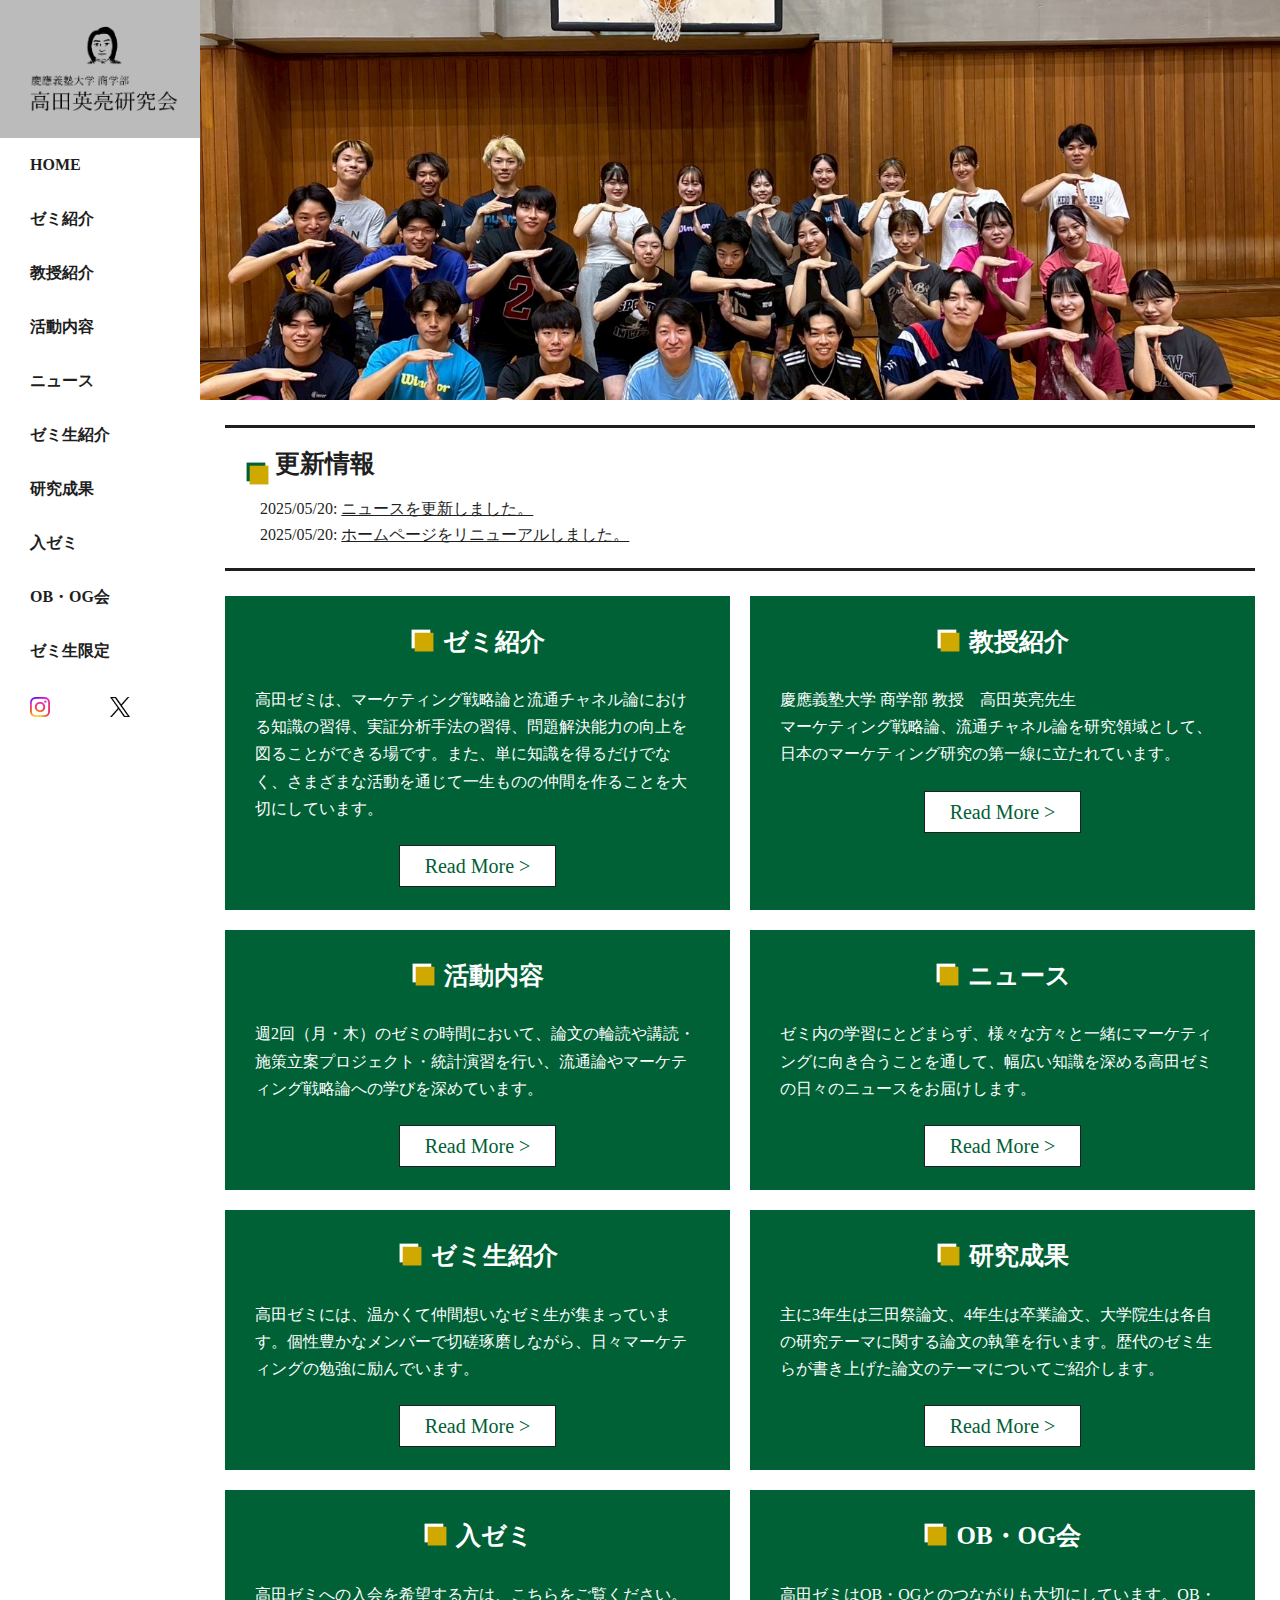
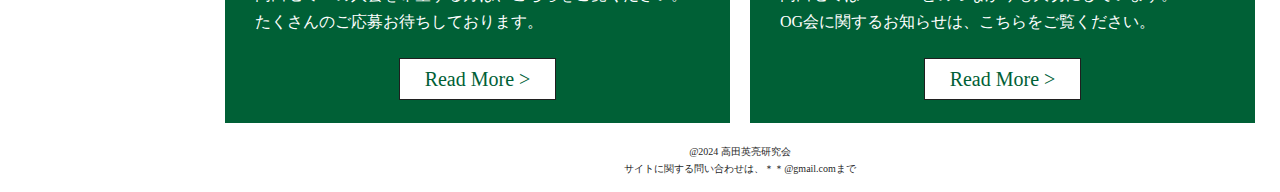
<file: index.html>
<!DOCTYPE html>
<html lang="ja">
  <head>
    <meta charset="utf-8" />
    <meta name="viewport" content="width=device-width,initial-scale=1" />
    <title>慶應義塾大学商学部 高田英亮研究会 ホームページ</title>
    <meta name="description" content="慶應義塾大学商学部 高田英亮研究会のホームページです。研究会の活動内容等について発信します。" />
    <meta name="format-detection" content="telephone=no" />

    <!-- favicon/webclipicon -->
    <link rel="apple-touch-icon" sizes="180x180" href="image/favicon_package_v0.16/apple-touch-icon.png" />
    <link rel="icon" type="image/png" sizes="32x32" href="image/favicon_package_v0.16/favicon-32x32.png" />
    <link rel="icon" type="image/png" sizes="16x16" href="image/favicon_package_v0.16/favicon-16x16.png" />
    <link rel="manifest" href="image/favicon_package_v0.16/site.webmanifest" />
    <link rel="mask-icon" href="image/favicon_package_v0.16/safari-pinned-tab.svg" color="#5bbad5" />
    <meta name="msapplication-TileColor" content="#da532c" />
    <meta name="theme-color" content="#ffffff" />

    <link rel="stylesheet" href="css/reset.css" />
    <link rel="stylesheet" href="css/style.css" />
  </head>

  <body>
    <!-- 固定ヘッダー（スマホ表示のみ） -->
    <div class="mobile-header">
      <a href="index.html" class="mobile-header-link"><span>慶應義塾大学商学部</span><img src="image/mobile-header-icon.png" alt="高田ゼミアイコン" class="mobile-logo" />高田英亮研究会</a>
    </div>

    <!-- サイドバー -->
    <div class="sidebar">
      <nav>
        <ul>
          <li>
            <a href="index.html"><img src="image/sidebar-logo.png" alt="高田英亮研究会ロゴ" class="sidebar-logo" /></a>
          </li>
          <li><a href="index.html">HOME</a></li>
          <li><a href="about.html">ゼミ紹介</a></li>
          <li><a href="professor.html">教授紹介</a></li>
          <li><a href="activities.html">活動内容</a></li>
          <li><a href="news.html">ニュース</a></li>
          <li><a href="members.html">ゼミ生紹介</a></li>
          <li><a href="research.html">研究成果</a></li>
          <li><a href="admission.html">入ゼミ</a></li>
          <li><a href="obog.html">OB・OG会</a></li>
          <li><a href="limited.html">ゼミ生限定</a></li>
          <div class="sidebar-icon">
            <li>
              <a href="https://www.instagram.com/takatasemi/" target="_blank"><img src="image/instagram-logo.png" alt="Instagramのアイコン" /></a>
            </li>
            <li>
              <a href="https://x.com/takatasemi" target="_blank"><img src="image/x-logo.png" alt="Xのアイコン" /></a>
            </li>
          </div>
        </ul>
      </nav>
    </div>

    <!-- コンテンツエリア -->
    <div class="content">
      <header class="header">
        <img src="image/20250901natsugasyuku1.jpg" alt="ヘッダー画像" />
      </header>
      <section class="updates">
        <h2><img class="heading-icon" src="image/heading-icon.svg" />更新情報</h2>
        <ul>
          <li>2025/05/20: <a href="news.html">ニュースを更新しました。</a></li>
          <li>2025/05/20: <a href="#">ホームページをリニューアルしました。</a></li>
        </ul>
      </section>
      <section class="content-sections">
        <!-- コンテンツの追加 -->
        <div class="section">
          <h3>ゼミ紹介</h3>
          <p>高田ゼミは、マーケティング戦略論と流通チャネル論における知識の習得、実証分析手法の習得、問題解決能力の向上を図ることができる場です。また、単に知識を得るだけでなく、さまざまな活動を通じて一生ものの仲間を作ることを大切にしています。</p>
          <a href="about.html" class="read-more">Read More ></a>
        </div>
        <div class="section">
          <h3>教授紹介</h3>
          <p>
            慶應義塾大学 商学部 教授　高田英亮先生<br />
            マーケティング戦略論、流通チャネル論を研究領域として、日本のマーケティング研究の第一線に立たれています。
          </p>
          <a href="professor.html" class="read-more">Read More ></a>
        </div>
        <div class="section">
          <h3>活動内容</h3>
          <p>週2回（月・木）のゼミの時間において、論文の輪読や講読・施策立案プロジェクト・統計演習を行い、流通論やマーケティング戦略論への学びを深めています。</p>
          <a href="activities.html" class="read-more">Read More ></a>
        </div>
        <div class="section">
          <h3>ニュース</h3>
          <p>ゼミ内の学習にとどまらず、様々な方々と一緒にマーケティングに向き合うことを通して、幅広い知識を深める高田ゼミの日々のニュースをお届けします。</p>
          <a href="news.html" class="read-more">Read More ></a>
        </div>
        <div class="section">
          <h3>ゼミ生紹介</h3>
          <p>高田ゼミには、温かくて仲間想いなゼミ生が集まっています。個性豊かなメンバーで切磋琢磨しながら、日々マーケティングの勉強に励んでいます。</p>
          <a href="members.html" class="read-more">Read More ></a>
        </div>
        <div class="section">
          <h3>研究成果</h3>
          <p>主に3年生は三田祭論文、4年生は卒業論文、大学院生は各自の研究テーマに関する論文の執筆を行います。歴代のゼミ生らが書き上げた論文のテーマについてご紹介します。</p>
          <a href="research.html" class="read-more">Read More ></a>
        </div>
        <div class="section">
          <h3>入ゼミ</h3>
          <p>高田ゼミへの入会を希望する方は、こちらをご覧ください。たくさんのご応募お待ちしております。</p>
          <a href="admission.html" class="read-more">Read More ></a>
        </div>
        <div class="section">
          <h3>OB・OG会</h3>
          <p>高田ゼミはOB・OGとのつながりも大切にしています。OB・OG会に関するお知らせは、こちらをご覧ください。</p>
          <a href="obog.html" class="read-more">Read More ></a>
        </div>
      </section>
      <!-- スマホ表示のみ、ゼミ員限定へのリンク -->
      <a href="limited.html" class="seminar-members-link">ゼミ生限定 ></a>
      <!-- スマホ表示のみ、インスタとXのアイコン -->
      <div class="sp-social-icons">
        <a href="https://www.instagram.com/takatasemi/" target="_blank"><img src="image/instagram-logo.png" alt="Instagramのアイコン" /></a>
        <a href="https://x.com/takatasemi" target="_blank"><img src="image/x-logo.png" alt="Xのアイコン" /></a>
      </div>

      <!-- 固定フッター -->
      <footer class="footer">
        <p>@2024 高田英亮研究会</p>
        <p>サイトに関する問い合わせは、＊＊@gmail.comまで</p>
      </footer>
    </div>
  </body>
</html>
</file>
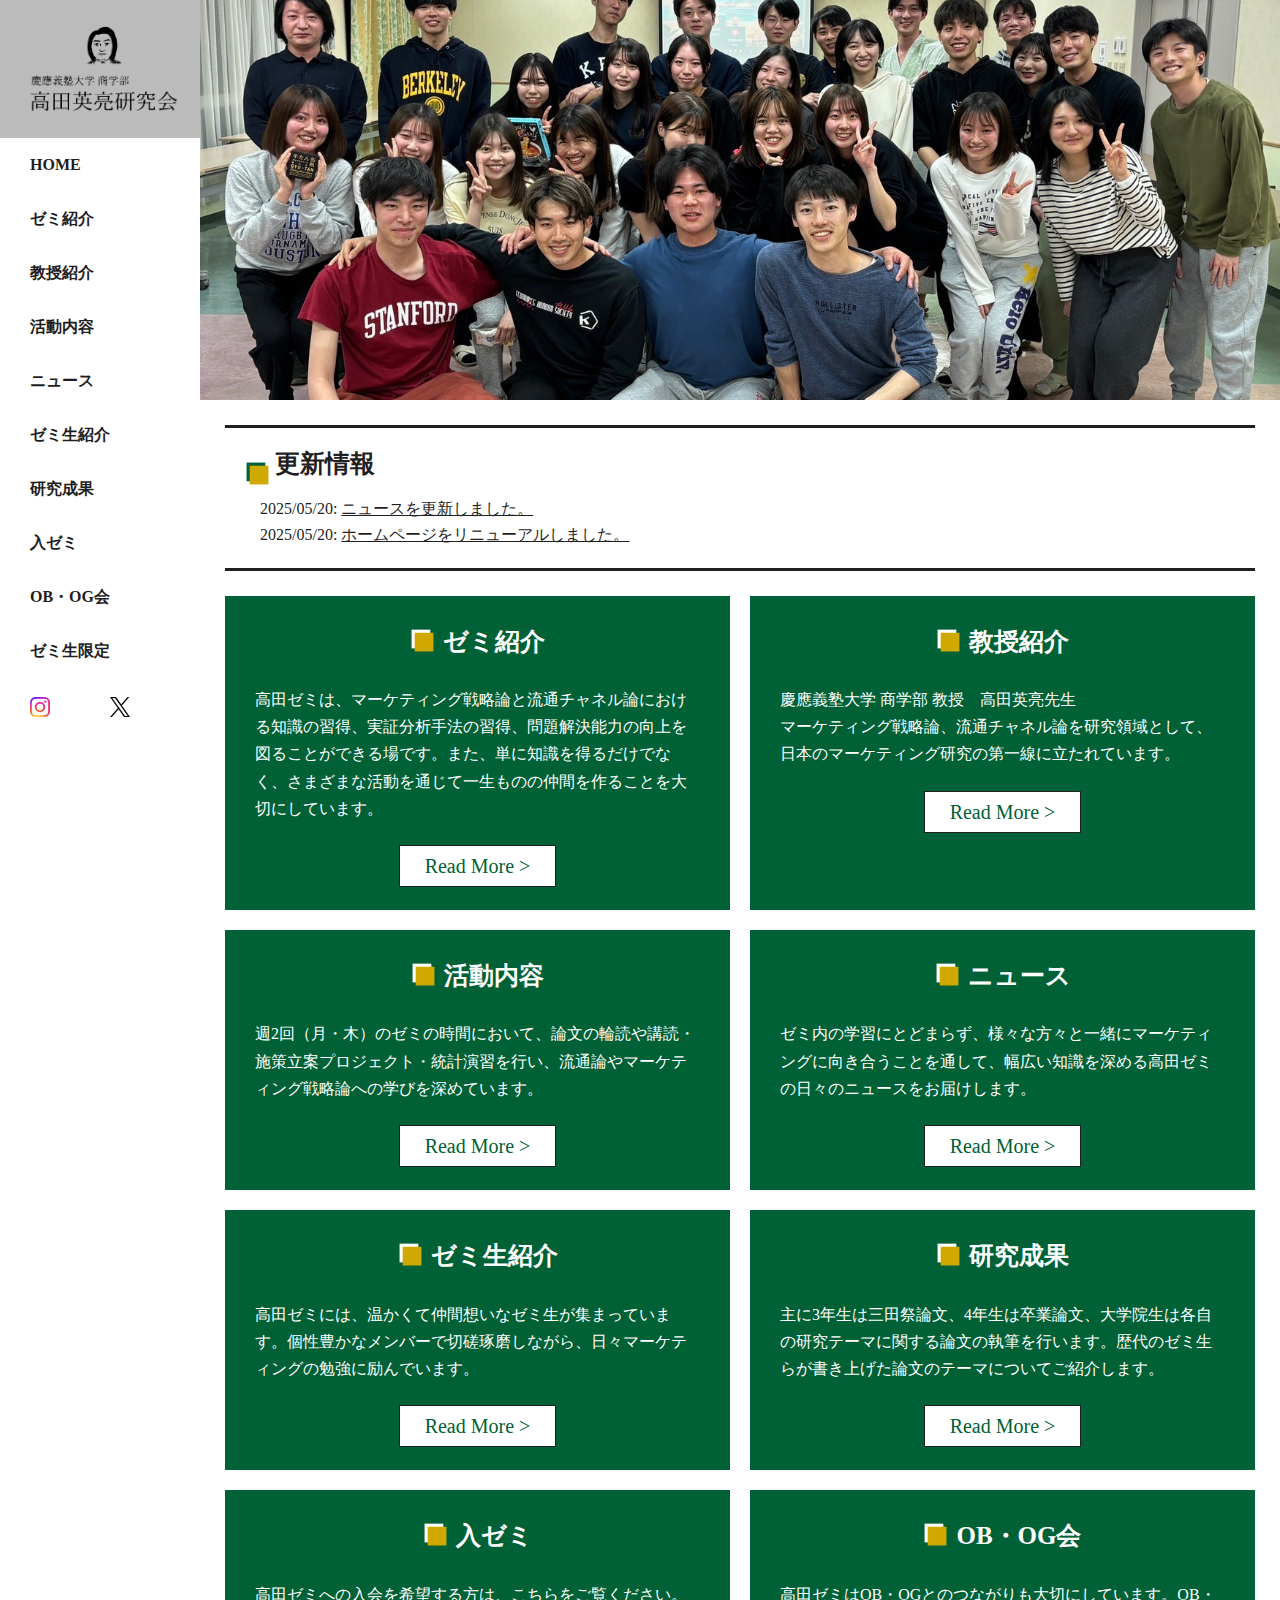
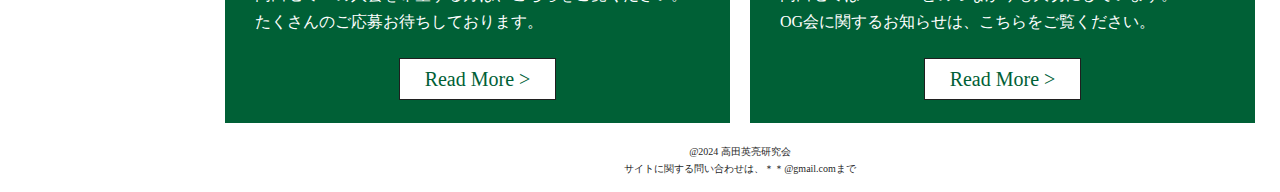
<file: keiotakatazemi-main/index.html>
<!DOCTYPE html>
<html lang="ja">
  <head>
    <meta charset="utf-8" />
    <meta name="viewport" content="width=device-width,initial-scale=1" />
    <title>慶應義塾大学商学部 高田英亮研究会 ホームページ</title>
    <meta name="description" content="慶應義塾大学商学部 高田英亮研究会のホームページです。研究会の活動内容等について発信します。" />
    <meta name="format-detection" content="telephone=no" />

    <!-- favicon/webclipicon -->
    <link rel="apple-touch-icon" sizes="180x180" href="image/favicon_package_v0.16/apple-touch-icon.png" />
    <link rel="icon" type="image/png" sizes="32x32" href="image/favicon_package_v0.16/favicon-32x32.png" />
    <link rel="icon" type="image/png" sizes="16x16" href="image/favicon_package_v0.16/favicon-16x16.png" />
    <link rel="manifest" href="image/favicon_package_v0.16/site.webmanifest" />
    <link rel="mask-icon" href="image/favicon_package_v0.16/safari-pinned-tab.svg" color="#5bbad5" />
    <meta name="msapplication-TileColor" content="#da532c" />
    <meta name="theme-color" content="#ffffff" />

    <link rel="stylesheet" href="css/reset.css" />
    <link rel="stylesheet" href="css/style.css" />
  </head>

  <body>
    <!-- 固定ヘッダー（スマホ表示のみ） -->
    <div class="mobile-header">
      <a href="index.html" class="mobile-header-link"><span>慶應義塾大学商学部</span><img src="image/mobile-header-icon.png" alt="高田ゼミアイコン" class="mobile-logo" />高田英亮研究会</a>
    </div>

    <!-- サイドバー -->
    <div class="sidebar">
      <nav>
        <ul>
          <li>
            <a href="index.html"><img src="image/sidebar-logo.png" alt="高田英亮研究会ロゴ" class="sidebar-logo" /></a>
          </li>
          <li><a href="index.html">HOME</a></li>
          <li><a href="about.html">ゼミ紹介</a></li>
          <li><a href="professor.html">教授紹介</a></li>
          <li><a href="activities.html">活動内容</a></li>
          <li><a href="news.html">ニュース</a></li>
          <li><a href="members.html">ゼミ生紹介</a></li>
          <li><a href="research.html">研究成果</a></li>
          <li><a href="admission.html">入ゼミ</a></li>
          <li><a href="obog.html">OB・OG会</a></li>
          <li><a href="limited.html">ゼミ生限定</a></li>
          <div class="sidebar-icon">
            <li>
              <a href="https://www.instagram.com/takatasemi/" target="_blank"><img src="image/instagram-logo.png" alt="Instagramのアイコン" /></a>
            </li>
            <li>
              <a href="https://x.com/takatasemi" target="_blank"><img src="image/x-logo.png" alt="Xのアイコン" /></a>
            </li>
          </div>
        </ul>
      </nav>
    </div>

    <!-- コンテンツエリア -->
    <div class="content">
      <header class="header">
        <img src="image/takatasemi-members-2024.jpg" alt="ヘッダー画像" />
      </header>
      <section class="updates">
        <h2><img class="heading-icon" src="image/heading-icon.svg" />更新情報</h2>
        <ul>
          <li>2025/05/20: <a href="news.html">ニュースを更新しました。</a></li>
          <li>2025/05/20: <a href="#">ホームページをリニューアルしました。</a></li>
        </ul>
      </section>
      <section class="content-sections">
        <!-- コンテンツの追加 -->
        <div class="section">
          <h3>ゼミ紹介</h3>
          <p>高田ゼミは、マーケティング戦略論と流通チャネル論における知識の習得、実証分析手法の習得、問題解決能力の向上を図ることができる場です。また、単に知識を得るだけでなく、さまざまな活動を通じて一生ものの仲間を作ることを大切にしています。</p>
          <a href="about.html" class="read-more">Read More ></a>
        </div>
        <div class="section">
          <h3>教授紹介</h3>
          <p>
            慶應義塾大学 商学部 教授　高田英亮先生<br />
            マーケティング戦略論、流通チャネル論を研究領域として、日本のマーケティング研究の第一線に立たれています。
          </p>
          <a href="professor.html" class="read-more">Read More ></a>
        </div>
        <div class="section">
          <h3>活動内容</h3>
          <p>週2回（月・木）のゼミの時間において、論文の輪読や講読・施策立案プロジェクト・統計演習を行い、流通論やマーケティング戦略論への学びを深めています。</p>
          <a href="activities.html" class="read-more">Read More ></a>
        </div>
        <div class="section">
          <h3>ニュース</h3>
          <p>ゼミ内の学習にとどまらず、様々な方々と一緒にマーケティングに向き合うことを通して、幅広い知識を深める高田ゼミの日々のニュースをお届けします。</p>
          <a href="news.html" class="read-more">Read More ></a>
        </div>
        <div class="section">
          <h3>ゼミ生紹介</h3>
          <p>高田ゼミには、温かくて仲間想いなゼミ生が集まっています。個性豊かなメンバーで切磋琢磨しながら、日々マーケティングの勉強に励んでいます。</p>
          <a href="members.html" class="read-more">Read More ></a>
        </div>
        <div class="section">
          <h3>研究成果</h3>
          <p>主に3年生は三田祭論文、4年生は卒業論文、大学院生は各自の研究テーマに関する論文の執筆を行います。歴代のゼミ生らが書き上げた論文のテーマについてご紹介します。</p>
          <a href="research.html" class="read-more">Read More ></a>
        </div>
        <div class="section">
          <h3>入ゼミ</h3>
          <p>高田ゼミへの入会を希望する方は、こちらをご覧ください。たくさんのご応募お待ちしております。</p>
          <a href="admission.html" class="read-more">Read More ></a>
        </div>
        <div class="section">
          <h3>OB・OG会</h3>
          <p>高田ゼミはOB・OGとのつながりも大切にしています。OB・OG会に関するお知らせは、こちらをご覧ください。</p>
          <a href="obog.html" class="read-more">Read More ></a>
        </div>
      </section>
      <!-- スマホ表示のみ、ゼミ員限定へのリンク -->
      <a href="limited.html" class="seminar-members-link">ゼミ生限定 ></a>
      <!-- スマホ表示のみ、インスタとXのアイコン -->
      <div class="sp-social-icons">
        <a href="https://www.instagram.com/takatasemi/" target="_blank"><img src="image/instagram-logo.png" alt="Instagramのアイコン" /></a>
        <a href="https://x.com/takatasemi" target="_blank"><img src="image/x-logo.png" alt="Xのアイコン" /></a>
      </div>

      <!-- 固定フッター -->
      <footer class="footer">
        <p>@2024 高田英亮研究会</p>
        <p>サイトに関する問い合わせは、＊＊@gmail.comまで</p>
      </footer>
    </div>
  </body>
</html>
</file>
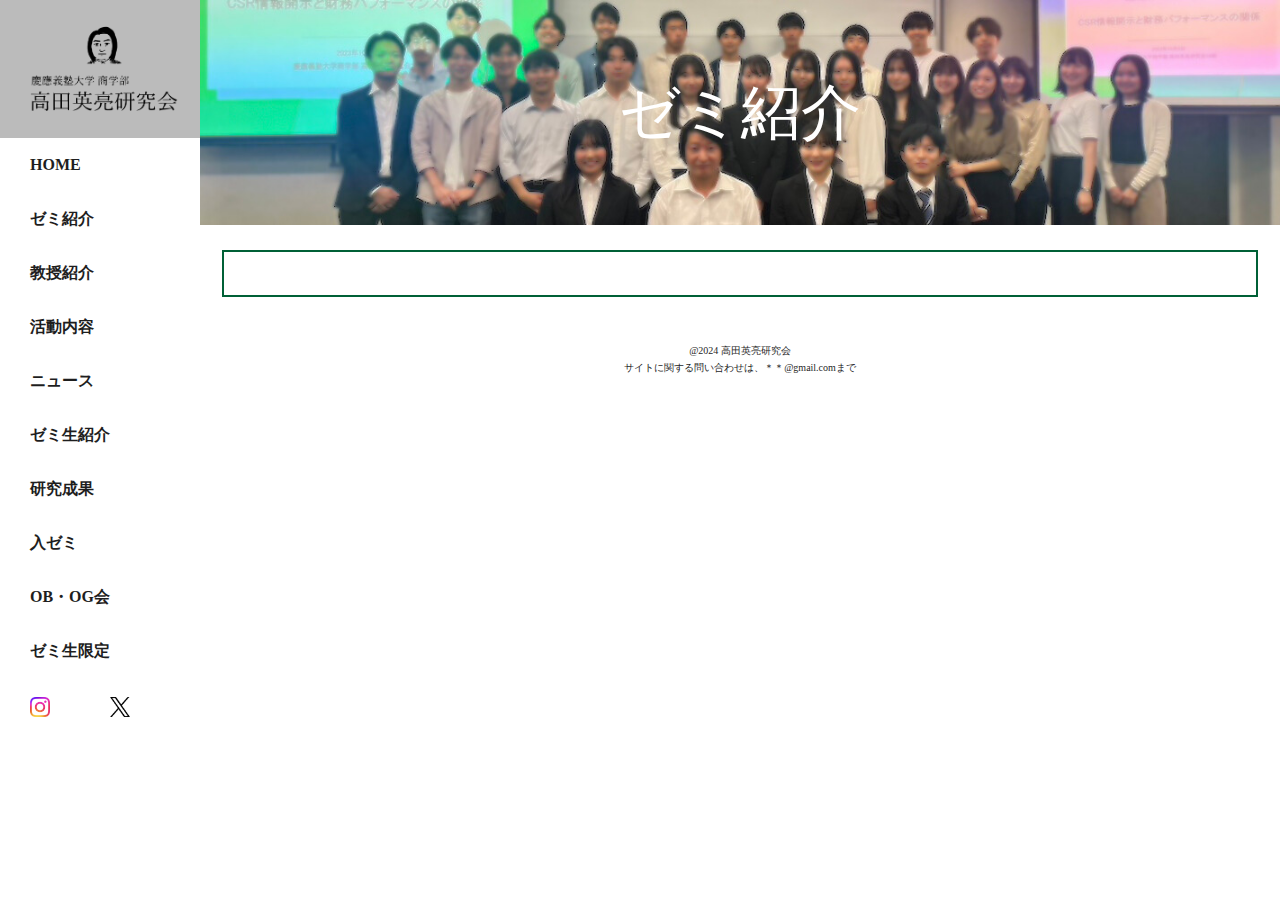
<file: about.html>
<!DOCTYPE html>
<html lang="ja">
  <head>
    <meta charset="utf-8" />
    <meta name="viewport" content="width=device-width,initial-scale=1" />
    <title>ゼミ紹介 | 慶應義塾大学商学部 高田英亮研究会</title>
    <meta name="description" content="慶應義塾大学商学部 高田英亮研究会のゼミ紹介ページです。" />
    <meta name="format-detection" content="telephone=no" />

    <!-- favicon/webclipicon -->
    <link rel="apple-touch-icon" sizes="180x180" href="image/favicon_package_v0.16/apple-touch-icon.png" />
    <link rel="icon" type="image/png" sizes="32x32" href="image/favicon_package_v0.16/favicon-32x32.png" />
    <link rel="icon" type="image/png" sizes="16x16" href="image/favicon_package_v0.16/favicon-16x16.png" />
    <link rel="manifest" href="image/favicon_package_v0.16/site.webmanifest" />
    <link rel="mask-icon" href="image/favicon_package_v0.16/safari-pinned-tab.svg" color="#5bbad5" />
    <meta name="msapplication-TileColor" content="#da532c" />
    <meta name="theme-color" content="#ffffff" />

    <link rel="stylesheet" href="css/reset.css" />
    <link rel="stylesheet" href="css/style.css" />
  </head>
  <body>
    <!-- 固定ヘッダー（スマホ表示のみ） -->
    <div class="mobile-header">
      <a href="index.html" class="mobile-header-link"><span>慶應義塾大学商学部</span><img src="image/mobile-header-icon.png" alt="高田ゼミアイコン" class="mobile-logo" />高田英亮研究会</a>
    </div>

    <!-- サイドバー -->
    <div class="sidebar">
      <nav>
        <ul>
          <li>
            <a href="index.html"><img src="image/sidebar-logo.png" alt="高田英亮研究会ロゴ" class="sidebar-logo" /></a>
          </li>
          <li><a href="index.html">HOME</a></li>
          <li><a href="about.html">ゼミ紹介</a></li>
          <li><a href="professor.html">教授紹介</a></li>
          <li><a href="activities.html">活動内容</a></li>
          <li><a href="news.html">ニュース</a></li>
          <li><a href="members.html">ゼミ生紹介</a></li>
          <li><a href="research.html">研究成果</a></li>
          <li><a href="admission.html">入ゼミ</a></li>
          <li><a href="obog.html">OB・OG会</a></li>
          <li><a href="limited.html">ゼミ生限定</a></li>
          <div class="sidebar-icon">
            <li>
              <a href="https://www.instagram.com/takatasemi/" target="_blank"><img src="image/instagram-logo.png" alt="Instagramのアイコン" /></a>
            </li>
            <li>
              <a href="https://x.com/takatasemi" target="_blank"><img src="image/x-logo.png" alt="Xのアイコン" /></a>
            </li>
          </div>
        </ul>
      </nav>
    </div>

    <!-- コンテンツ -->
    <div class="content">
      <header class="content-header">
        <img src="image/about-header.jpg" />
        <h1>ゼミ紹介</h1>
      </header>
      <div class="content-inner"></div>

      <!-- 固定フッター -->
      <footer class="footer">
        <p>@2024 高田英亮研究会</p>
        <p>サイトに関する問い合わせは、＊＊@gmail.comまで</p>
      </footer>
    </div>
  </body>
</html>
</file>
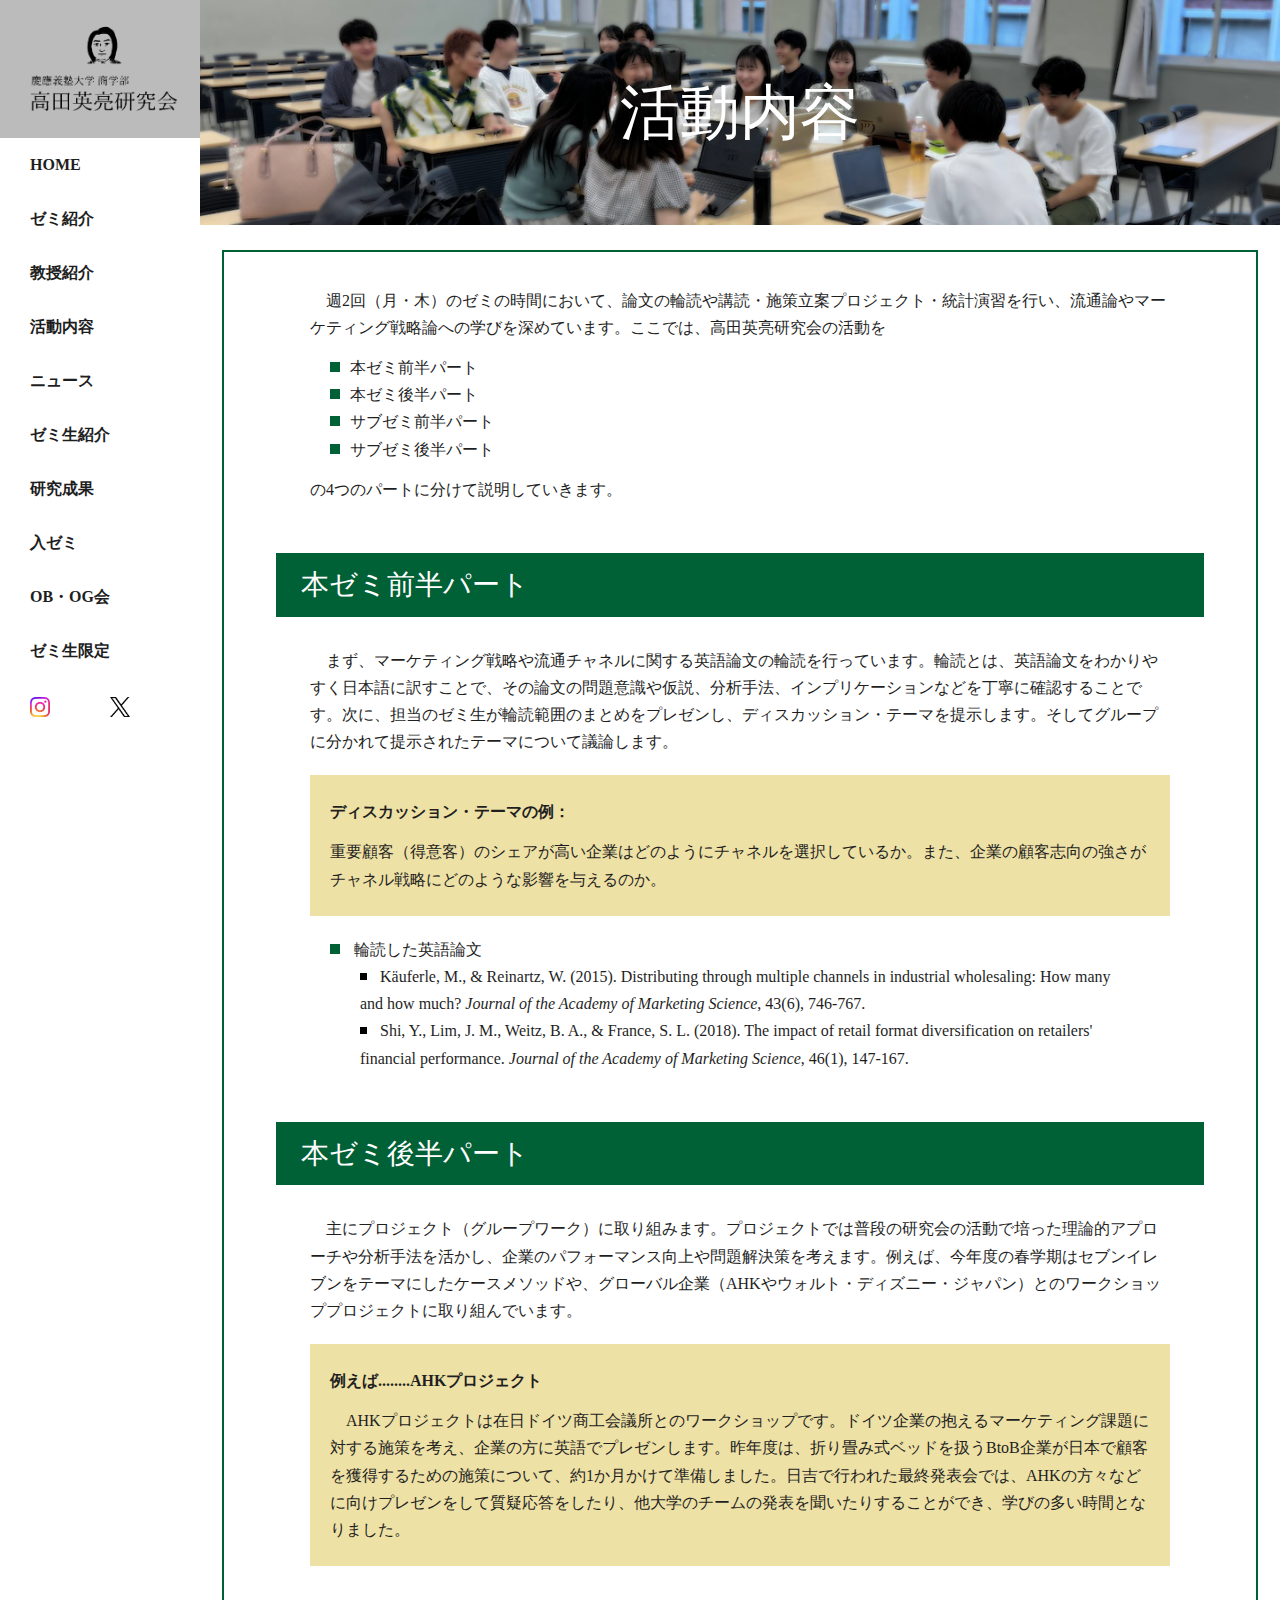
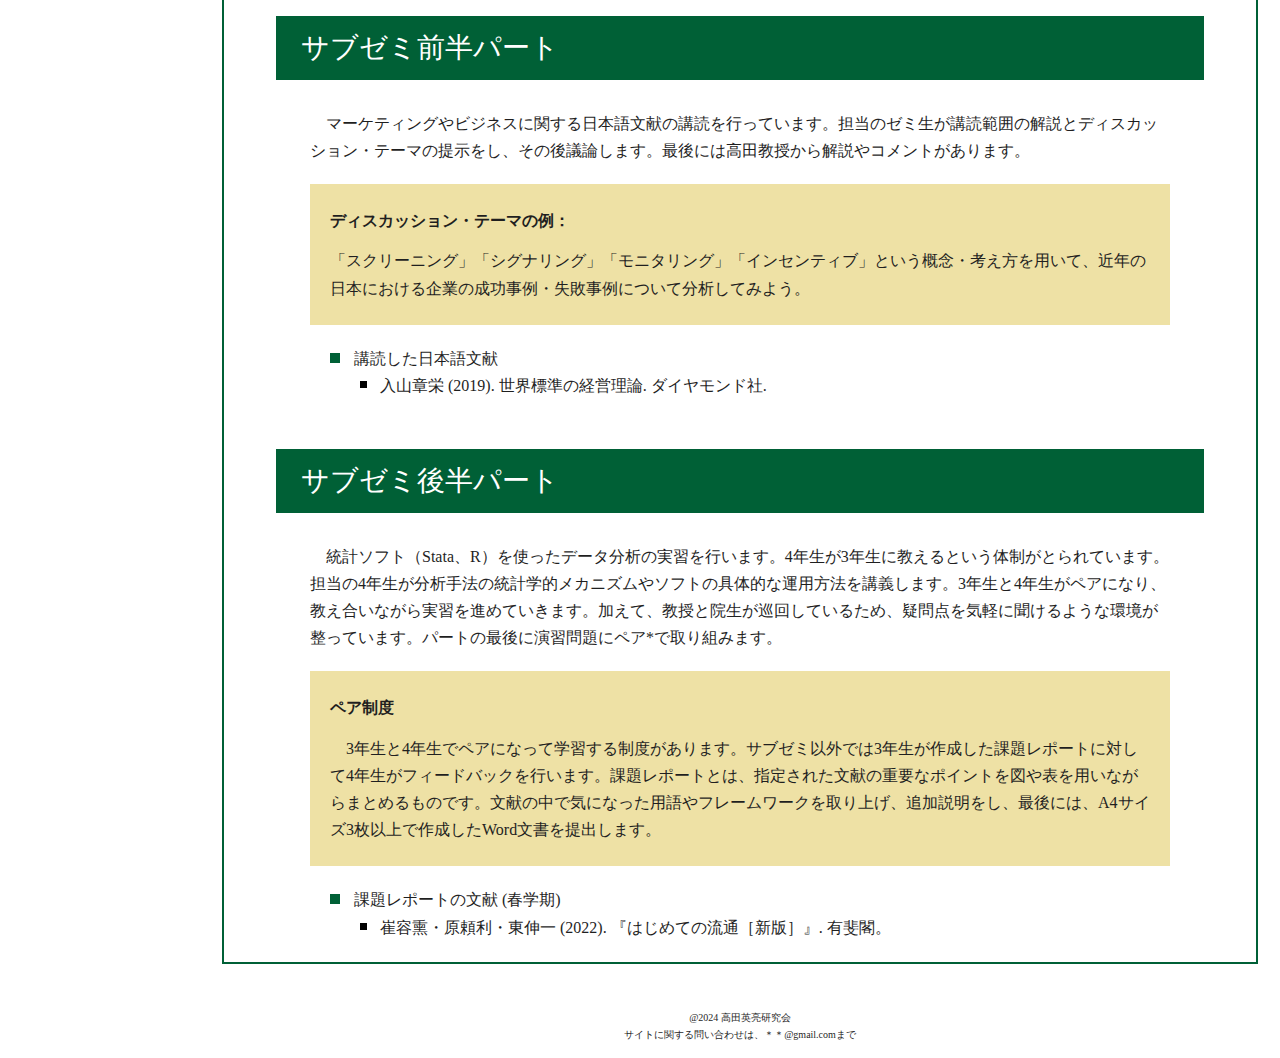
<file: activities.html>
<!DOCTYPE html>
<html lang="ja">
  <head>
    <meta charset="utf-8" />
    <meta name="viewport" content="width=device-width,initial-scale=1" />
    <title>活動内容 | 慶應義塾大学商学部 高田英亮研究会</title>
    <meta name="description" content="慶應義塾大学商学部 高田英亮研究会の活動内容紹介ページです。" />
    <meta name="format-detection" content="telephone=no" />

    <!-- favicon/webclipicon -->
    <link rel="apple-touch-icon" sizes="180x180" href="image/favicon_package_v0.16/apple-touch-icon.png" />
    <link rel="icon" type="image/png" sizes="32x32" href="image/favicon_package_v0.16/favicon-32x32.png" />
    <link rel="icon" type="image/png" sizes="16x16" href="image/favicon_package_v0.16/favicon-16x16.png" />
    <link rel="manifest" href="image/favicon_package_v0.16/site.webmanifest" />
    <link rel="mask-icon" href="image/favicon_package_v0.16/safari-pinned-tab.svg" color="#5bbad5" />
    <meta name="msapplication-TileColor" content="#da532c" />
    <meta name="theme-color" content="#ffffff" />

    <link rel="stylesheet" href="css/reset.css" />
    <link rel="stylesheet" href="css/style.css" />
  </head>
  <body>
    <!-- 固定ヘッダー（スマホ表示のみ） -->
    <div class="mobile-header">
      <a href="index.html" class="mobile-header-link"><span>慶應義塾大学商学部</span><img src="image/mobile-header-icon.png" alt="高田ゼミアイコン" class="mobile-logo" />高田英亮研究会</a>
    </div>

    <!-- サイドバー -->
    <div class="sidebar">
      <nav>
        <ul>
          <li>
            <a href="index.html"><img src="image/sidebar-logo.png" alt="高田英亮研究会ロゴ" class="sidebar-logo" /></a>
          </li>
          <li><a href="index.html">HOME</a></li>
          <li><a href="about.html">ゼミ紹介</a></li>
          <li><a href="professor.html">教授紹介</a></li>
          <li><a href="activities.html">活動内容</a></li>
          <li><a href="news.html">ニュース</a></li>
          <li><a href="members.html">ゼミ生紹介</a></li>
          <li><a href="research.html">研究成果</a></li>
          <li><a href="admission.html">入ゼミ</a></li>
          <li><a href="obog.html">OB・OG会</a></li>
          <li><a href="limited.html">ゼミ生限定</a></li>
          <div class="sidebar-icon">
            <li>
              <a href="https://www.instagram.com/takatasemi/" target="_blank"><img src="image/instagram-logo.png" alt="Instagramのアイコン" /></a>
            </li>
            <li>
              <a href="https://x.com/takatasemi" target="_blank"><img src="image/x-logo.png" alt="Xのアイコン" /></a>
            </li>
          </div>
        </ul>
      </nav>
    </div>

    <!-- コンテンツ -->
    <div class="content">
      <header class="content-header">
        <img src="image/activities-header.jpg" />
        <h1>活動内容</h1>
      </header>
      <div class="content-inner">
        <p>　週2回（月・木）のゼミの時間において、論文の輪読や講読・施策立案プロジェクト・統計演習を行い、流通論やマーケティング戦略論への学びを深めています。ここでは、高田英亮研究会の活動を</p>
        <ul class="content-inner-ul">
          <li>本ゼミ前半パート</li>
          <li>本ゼミ後半パート</li>
          <li>サブゼミ前半パート</li>
          <li>サブゼミ後半パート</li>
        </ul>
        <p>の4つのパートに分けて説明していきます。</p>
        <h2>本ゼミ前半パート</h2>
        <p>　まず、マーケティング戦略や流通チャネルに関する英語論文の輪読を行っています。輪読とは、英語論文をわかりやすく日本語に訳すことで、その論文の問題意識や仮説、分析手法、インプリケーションなどを丁寧に確認することです。次に、担当のゼミ生が輪読範囲のまとめをプレゼンし、ディスカッション・テーマを提示します。そしてグループに分かれて提示されたテーマについて議論します。</p>
        <div class="content-inner-yellow">
          <p><b>ディスカッション・テーマの例：</b></p>
          <p>重要顧客（得意客）のシェアが高い企業はどのようにチャネルを選択しているか。また、企業の顧客志向の強さがチャネル戦略にどのような影響を与えるのか。</p>
        </div>

        <ul class="content-inner-ul">
          <li>
            輪読した英語論文
            <ul class="content-inner-ul-2">
              <li>Käuferle, M., & Reinartz, W. (2015). Distributing through multiple channels in industrial wholesaling: How many and how much? <span class="italic">Journal of the Academy of Marketing Science</span>, 43(6), 746-767.</li>
              <li>Shi, Y., Lim, J. M., Weitz, B. A., & France, S. L. (2018). The impact of retail format diversification on retailers' financial performance. <span class="italic">Journal of the Academy of Marketing Science</span>, 46(1), 147-167.</li>
            </ul>
          </li>
        </ul>

        <h2>本ゼミ後半パート</h2>
        <p>　主にプロジェクト（グループワーク）に取り組みます。プロジェクトでは普段の研究会の活動で培った理論的アプローチや分析手法を活かし、企業のパフォーマンス向上や問題解決策を考えます。例えば、今年度の春学期はセブンイレブンをテーマにしたケースメソッドや、グローバル企業（AHKやウォルト・ディズニー・ジャパン）とのワークショッププロジェクトに取り組んでいます。</p>
        <div class="content-inner-yellow">
          <p>
            <b>例えば........AHKプロジェクト</b>
          </p>
          <p>　AHKプロジェクトは在日ドイツ商工会議所とのワークショップです。ドイツ企業の抱えるマーケティング課題に対する施策を考え、企業の方に英語でプレゼンします。昨年度は、折り畳み式ベッドを扱うBtoB企業が日本で顧客を獲得するための施策について、約1か月かけて準備しました。日吉で行われた最終発表会では、AHKの方々などに向けプレゼンをして質疑応答をしたり、他大学のチームの発表を聞いたりすることができ、学びの多い時間となりました。</p>
        </div>

        <h2>サブゼミ前半パート</h2>
        <p>　マーケティングやビジネスに関する日本語文献の講読を行っています。担当のゼミ生が講読範囲の解説とディスカッション・テーマの提示をし、その後議論します。最後には高田教授から解説やコメントがあります。</p>
        <div class="content-inner-yellow">
          <p><b>ディスカッション・テーマの例：</b></p>
          <p>「スクリーニング」「シグナリング」「モニタリング」「インセンティブ」という概念・考え方を用いて、近年の日本における企業の成功事例・失敗事例について分析してみよう。</p>
        </div>

        <p>
          <b></b>
        </p>
        <ul class="content-inner-ul">
          <li>
            講読した日本語文献
            <ul class="content-inner-ul-2">
              <li>入山章栄 (2019). 世界標準の経営理論. ダイヤモンド社.</li>
            </ul>
          </li>
        </ul>

        <h2>サブゼミ後半パート</h2>
        <p>　統計ソフト（Stata、R）を使ったデータ分析の実習を行います。4年生が3年生に教えるという体制がとられています。担当の4年生が分析手法の統計学的メカニズムやソフトの具体的な運用方法を講義します。3年生と4年生がペアになり、教え合いながら実習を進めていきます。加えて、教授と院生が巡回しているため、疑問点を気軽に聞けるような環境が整っています。パートの最後に演習問題にペア*で取り組みます。</p>
        <div class="content-inner-yellow">
          <p><b>ペア制度</b></p>
          <p>　3年生と4年生でペアになって学習する制度があります。サブゼミ以外では3年生が作成した課題レポートに対して4年生がフィードバックを行います。課題レポートとは、指定された文献の重要なポイントを図や表を用いながらまとめるものです。文献の中で気になった用語やフレームワークを取り上げ、追加説明をし、最後には、A4サイズ3枚以上で作成したWord文書を提出します。</p>
        </div>

        <ul class="content-inner-ul">
          <li>
            課題レポートの文献 (春学期)
            <ul class="content-inner-ul-2">
              <li>崔容熏・原頼利・東伸一 (2022). 『はじめての流通［新版］』. 有斐閣。</li>
            </ul>
          </li>
        </ul>
      </div>

      <!-- 固定フッター -->
      <footer class="footer">
        <p>@2024 高田英亮研究会</p>
        <p>サイトに関する問い合わせは、＊＊@gmail.comまで</p>
      </footer>
    </div>
  </body>
</html>
</file>
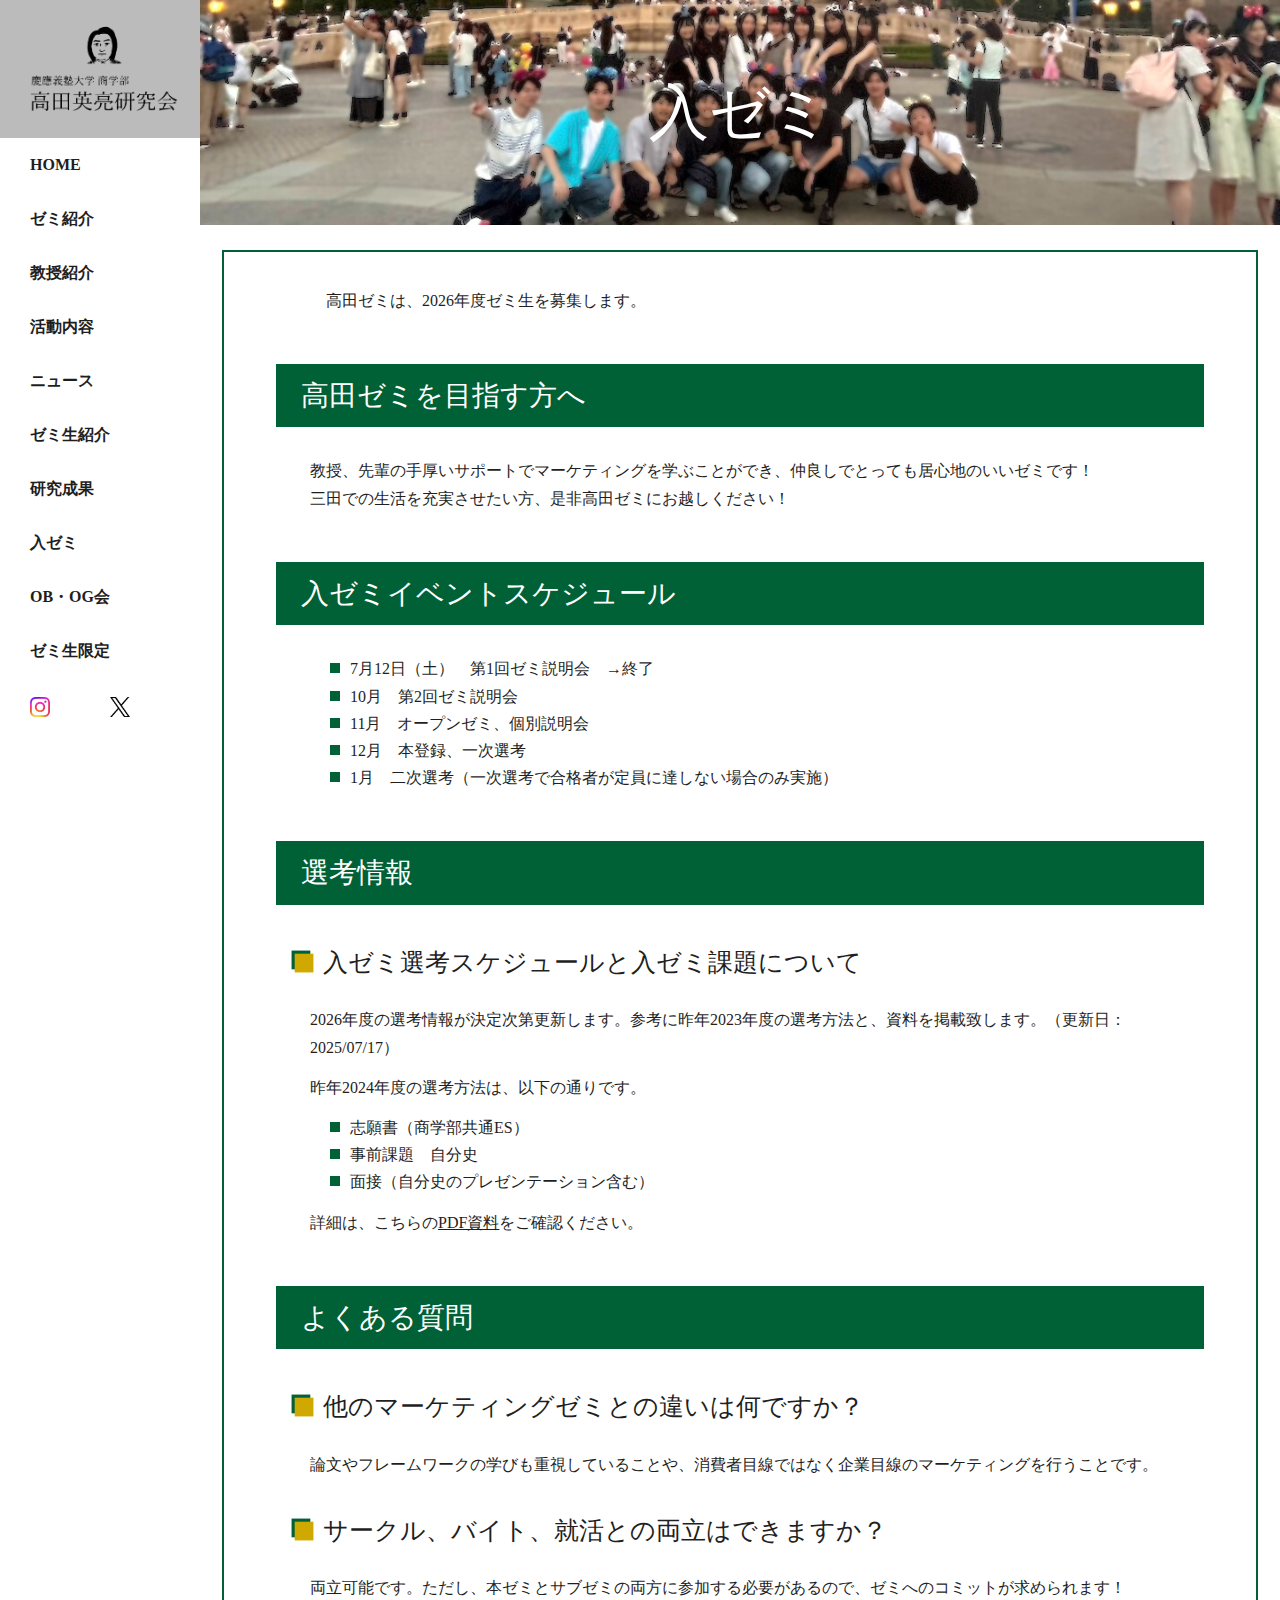
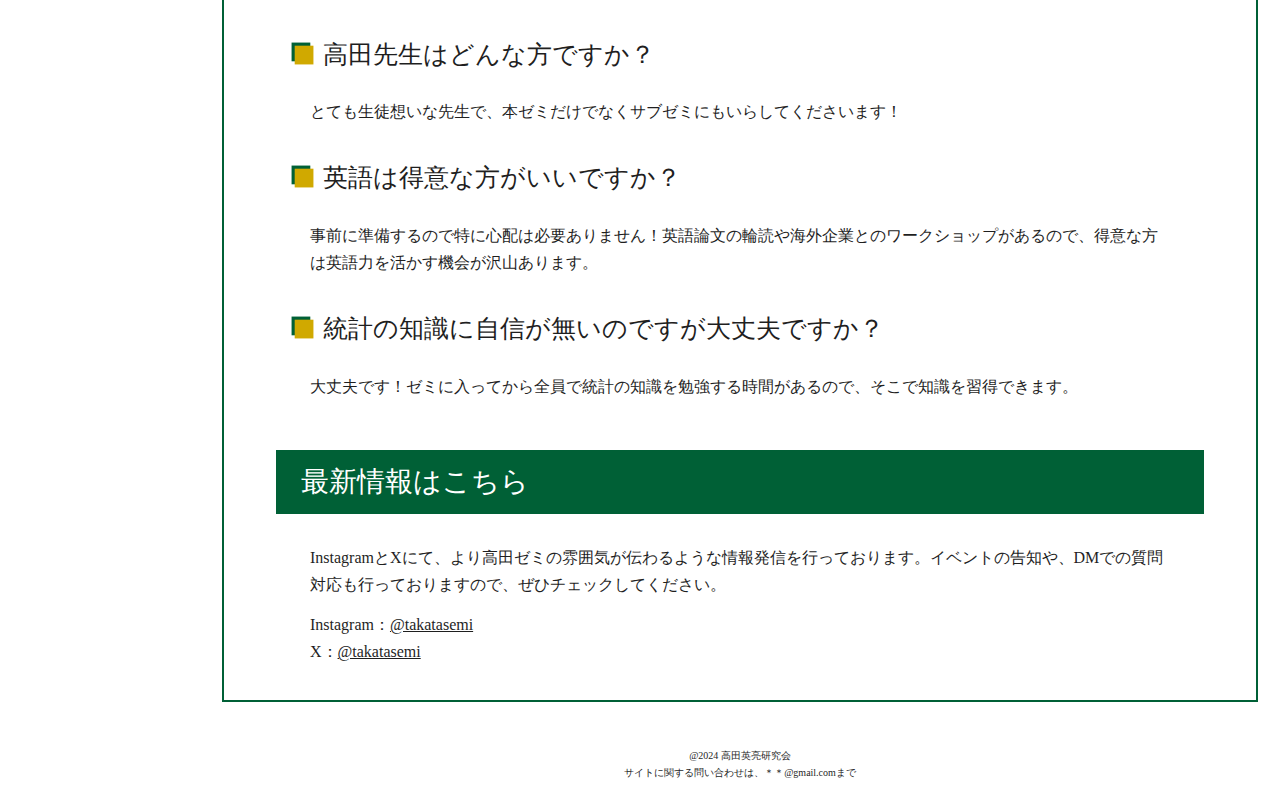
<file: admission.html>
<!DOCTYPE html>
<html lang="ja">
  <head>
    <meta charset="utf-8" />
    <meta name="viewport" content="width=device-width,initial-scale=1" />
    <title>入ゼミ | 慶應義塾大学商学部 高田英亮研究会</title>
    <meta name="description" content="慶應義塾大学商学部 高田英亮研究会の入ゼミページです。" />
    <meta name="format-detection" content="telephone=no" />

    <!-- favicon/webclipicon -->
    <link rel="apple-touch-icon" sizes="180x180" href="image/favicon_package_v0.16/apple-touch-icon.png" />
    <link rel="icon" type="image/png" sizes="32x32" href="image/favicon_package_v0.16/favicon-32x32.png" />
    <link rel="icon" type="image/png" sizes="16x16" href="image/favicon_package_v0.16/favicon-16x16.png" />
    <link rel="manifest" href="image/favicon_package_v0.16/site.webmanifest" />
    <link rel="mask-icon" href="image/favicon_package_v0.16/safari-pinned-tab.svg" color="#5bbad5" />
    <meta name="msapplication-TileColor" content="#da532c" />
    <meta name="theme-color" content="#ffffff" />

    <link rel="stylesheet" href="css/reset.css" />
    <link rel="stylesheet" href="css/style.css" />
  </head>
  <body>
    <!-- 固定ヘッダー（スマホ表示のみ） -->
    <div class="mobile-header">
      <a href="index.html" class="mobile-header-link"><span>慶應義塾大学商学部</span><img src="image/mobile-header-icon.png" alt="高田ゼミアイコン" class="mobile-logo" />高田英亮研究会</a>
    </div>

    <!-- サイドバー -->
    <div class="sidebar">
      <nav>
        <ul>
          <li>
            <a href="index.html"><img src="image/sidebar-logo.png" alt="高田英亮研究会ロゴ" class="sidebar-logo" /></a>
          </li>
          <li><a href="index.html">HOME</a></li>
          <li><a href="about.html">ゼミ紹介</a></li>
          <li><a href="professor.html">教授紹介</a></li>
          <li><a href="activities.html">活動内容</a></li>
          <li><a href="news.html">ニュース</a></li>
          <li><a href="members.html">ゼミ生紹介</a></li>
          <li><a href="research.html">研究成果</a></li>
          <li><a href="admission.html">入ゼミ</a></li>
          <li><a href="obog.html">OB・OG会</a></li>
          <li><a href="limited.html">ゼミ生限定</a></li>
          <div class="sidebar-icon">
            <li>
              <a href="https://www.instagram.com/takatasemi/" target="_blank"><img src="image/instagram-logo.png" alt="Instagramのアイコン" /></a>
            </li>
            <li>
              <a href="https://x.com/takatasemi" target="_blank"><img src="image/x-logo.png" alt="Xのアイコン" /></a>
            </li>
          </div>
        </ul>
      </nav>
    </div>

    <!-- コンテンツ -->
    <div class="content">
      <header class="content-header">
        <img src="image/admission-header.jpg" />
        <h1>入ゼミ</h1>
      </header>
      <div class="content-inner">
        <p>　高田ゼミは、2026年度ゼミ生を募集します。</p>
        <h2>高田ゼミを目指す方へ</h2>
        <p>
          教授、先輩の手厚いサポートでマーケティングを学ぶことができ、仲良しでとっても居心地のいいゼミです！<br />
          三田での生活を充実させたい方、是非高田ゼミにお越しください！
        </p>
        <h2>入ゼミイベントスケジュール</h2>
        <ul class="content-inner-ul">
          <li>7月12日（土）　第1回ゼミ説明会　→終了</li>
          <li>10月　第2回ゼミ説明会</li>
          <li>11月　オープンゼミ、個別説明会</li>
          <li>12月　本登録、一次選考</li>
          <li>1月　二次選考（一次選考で合格者が定員に達しない場合のみ実施）</li>
        </ul>
        <h2>選考情報</h2>
        <h3>入ゼミ選考スケジュールと入ゼミ課題について</h3>
        <p>2026年度の選考情報が決定次第更新します。参考に昨年2023年度の選考方法と、資料を掲載致します。（更新日：2025/07/17）</p>
        <p>昨年2024年度の選考方法は、以下の通りです。</p>
        <ul class="content-inner-ul">
          <li>志願書（商学部共通ES）</li>
          <li>事前課題　自分史</li>
          <li>面接（自分史のプレゼンテーション含む）</li>
        </ul>
        <p>詳細は、こちらの<a class="admission-link" href="pdf/admission-2023.pdf" target="_blank">PDF資料</a>をご確認ください。</p>
        <!--
        <h3>入ゼミ課題ダウンロード</h3>
        <p>上記PDF資料に記載の通り、入ゼミ選考を受けるにあたり、</p>
        <ul class="content-inner-ul">
          <li>志願書（商学部共通ES）</li>
          <li>
            事前課題2点
            <ul class="content-inner-ul-2">
              <li>英語論文の指定箇所の全訳</li>
              <li>自分史</li>
            </ul>
          </li>
        </ul>
        <p>の3点すべての提出が必要です。</p>
        <p>志願書（商学部共通ES）と英語論文は、以下からダウンロードしてください。</p>
        <ul class="content-inner-ul">
          <li><a class="admission-link" href="">志願書（商学部共通ES）</a></li>
          <li><a class="admission-link" href="">英語論文</a></li>
        </ul>
      -->
        <h2>よくある質問</h2>
        <h3>他のマーケティングゼミとの違いは何ですか？</h3>
        <p>論文やフレームワークの学びも重視していることや、消費者目線ではなく企業目線のマーケティングを行うことです。</p>
        <h3>サークル、バイト、就活との両立はできますか？</h3>
        <p>両立可能です。ただし、本ゼミとサブゼミの両方に参加する必要があるので、ゼミへのコミットが求められます！</p>
        <h3>高田先生はどんな方ですか？</h3>
        <p>とても生徒想いな先生で、本ゼミだけでなくサブゼミにもいらしてくださいます！</p>
        <h3>英語は得意な方がいいですか？</h3>
        <p>事前に準備するので特に心配は必要ありません！英語論文の輪読や海外企業とのワークショップがあるので、得意な方は英語力を活かす機会が沢山あります。</p>
        <h3>統計の知識に自信が無いのですが大丈夫ですか？</h3>
        <p>大丈夫です！ゼミに入ってから全員で統計の知識を勉強する時間があるので、そこで知識を習得できます。</p>
        <h2>最新情報はこちら</h2>
        <p>InstagramとXにて、より高田ゼミの雰囲気が伝わるような情報発信を行っております。イベントの告知や、DMでの質問対応も行っておりますので、ぜひチェックしてください。</p>
        <p>
          Instagram：<a class="admission-link" href="https://www.instagram.com/takatasemi/" target="_blank">@takatasemi</a> <br />
          X：<a class="admission-link" href="https://x.com/takatasemi" target="_blank">@takatasemi</a>
        </p>
      </div>
      <!-- 固定フッター -->
      <footer class="footer">
        <p>@2024 高田英亮研究会</p>
        <p>サイトに関する問い合わせは、＊＊@gmail.comまで</p>
      </footer>
    </div>
  </body>
</html>
</file>
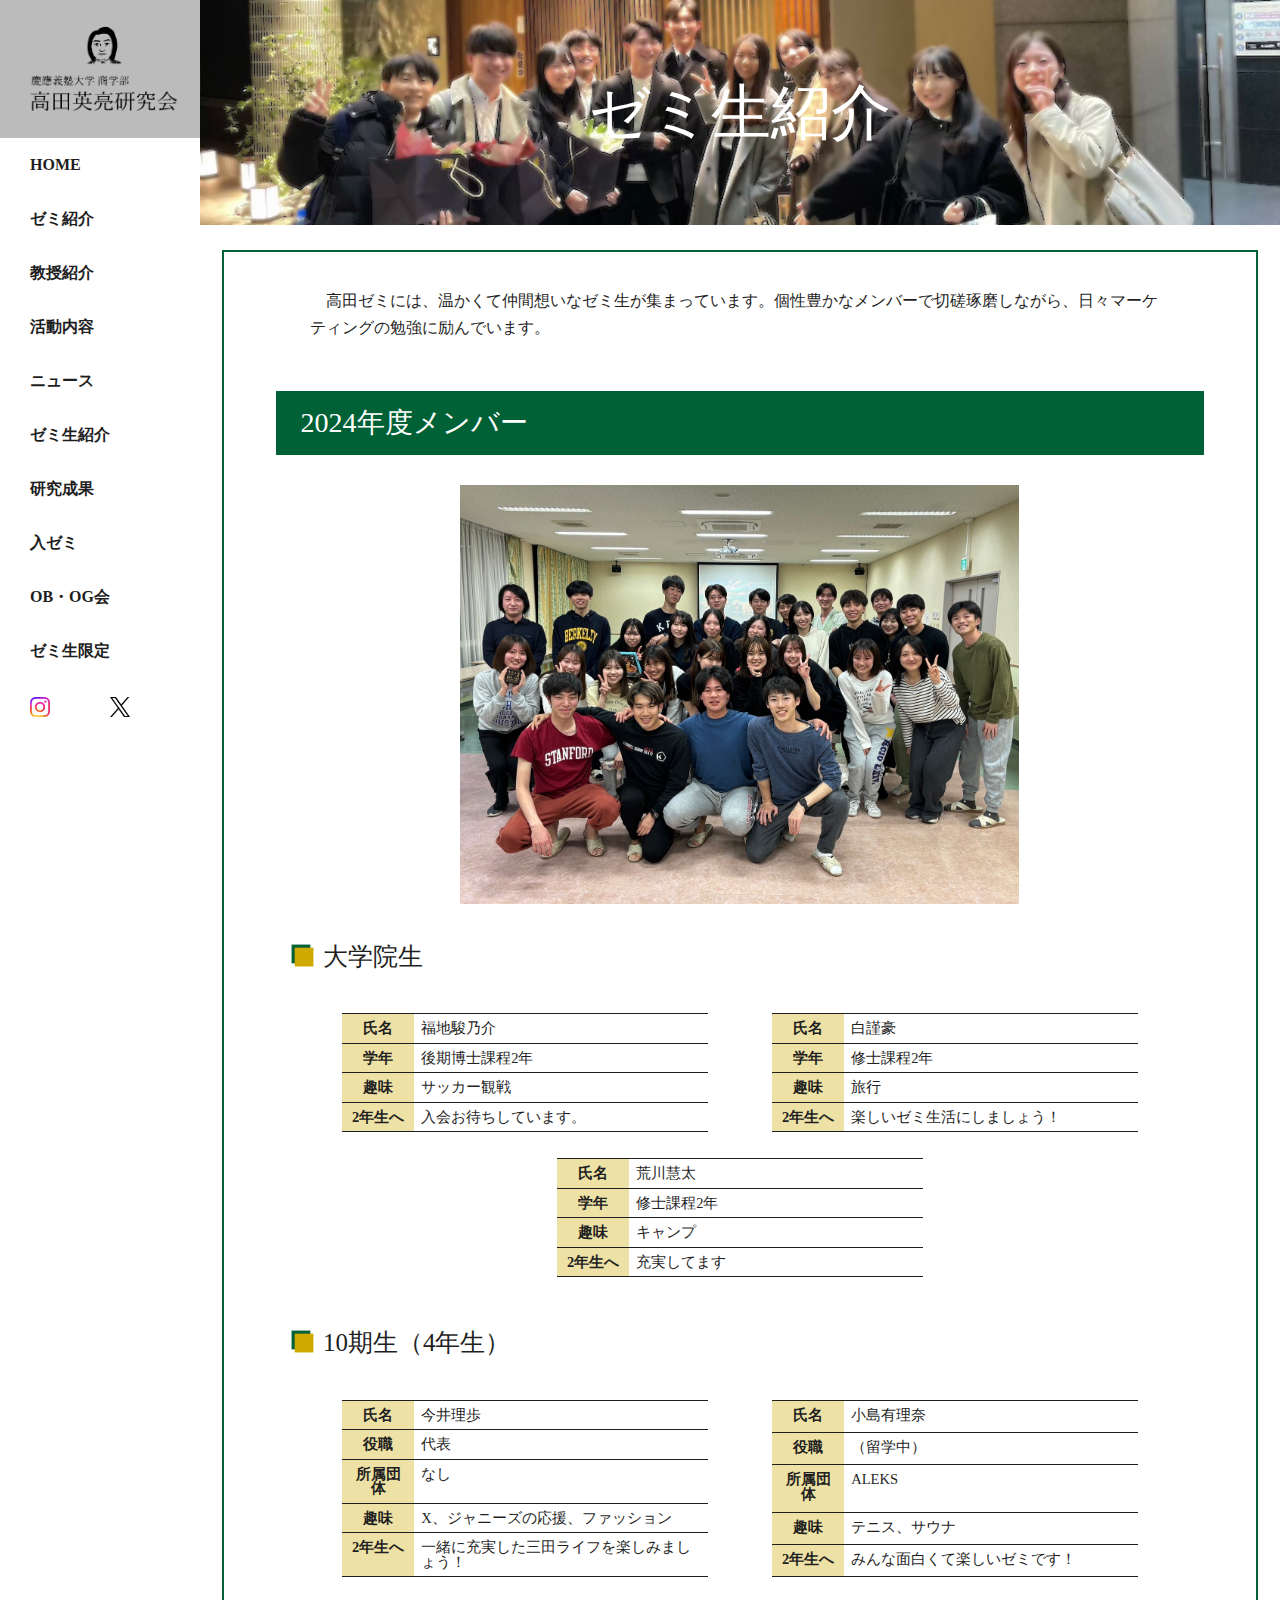
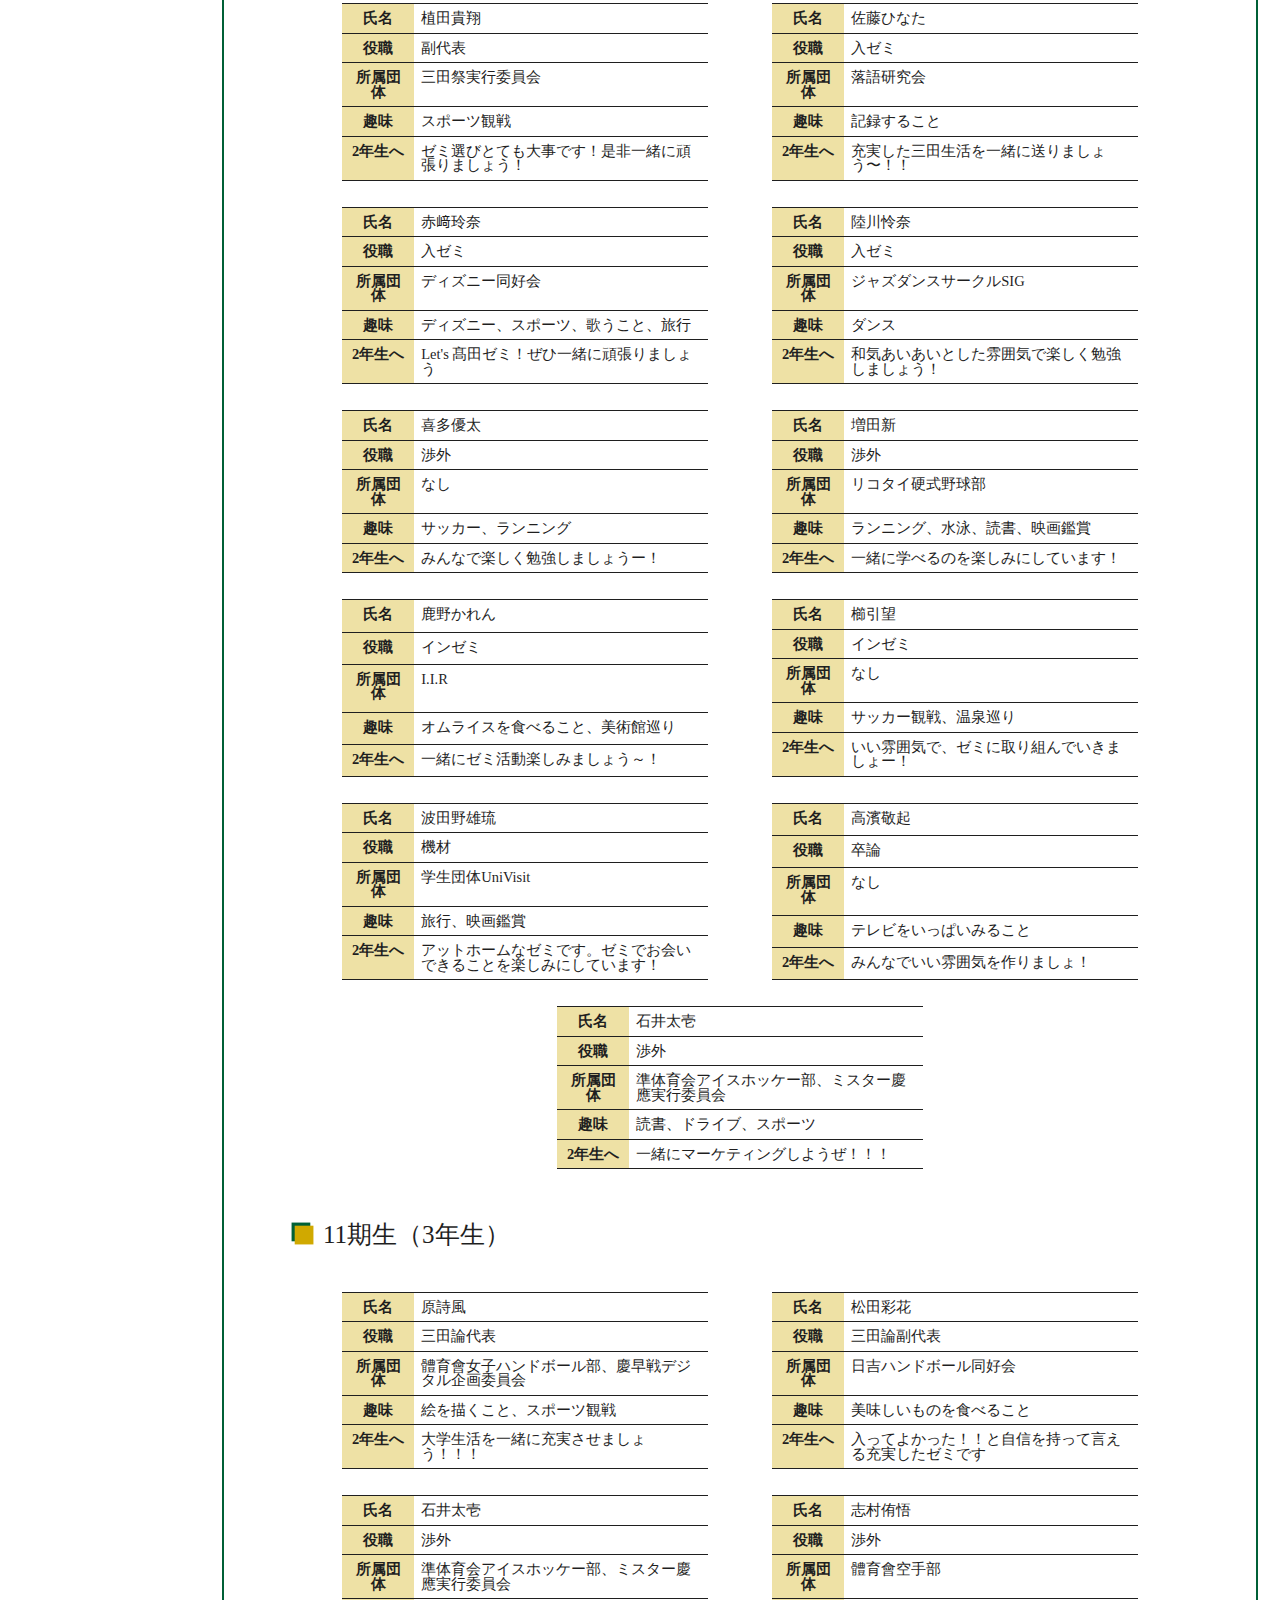
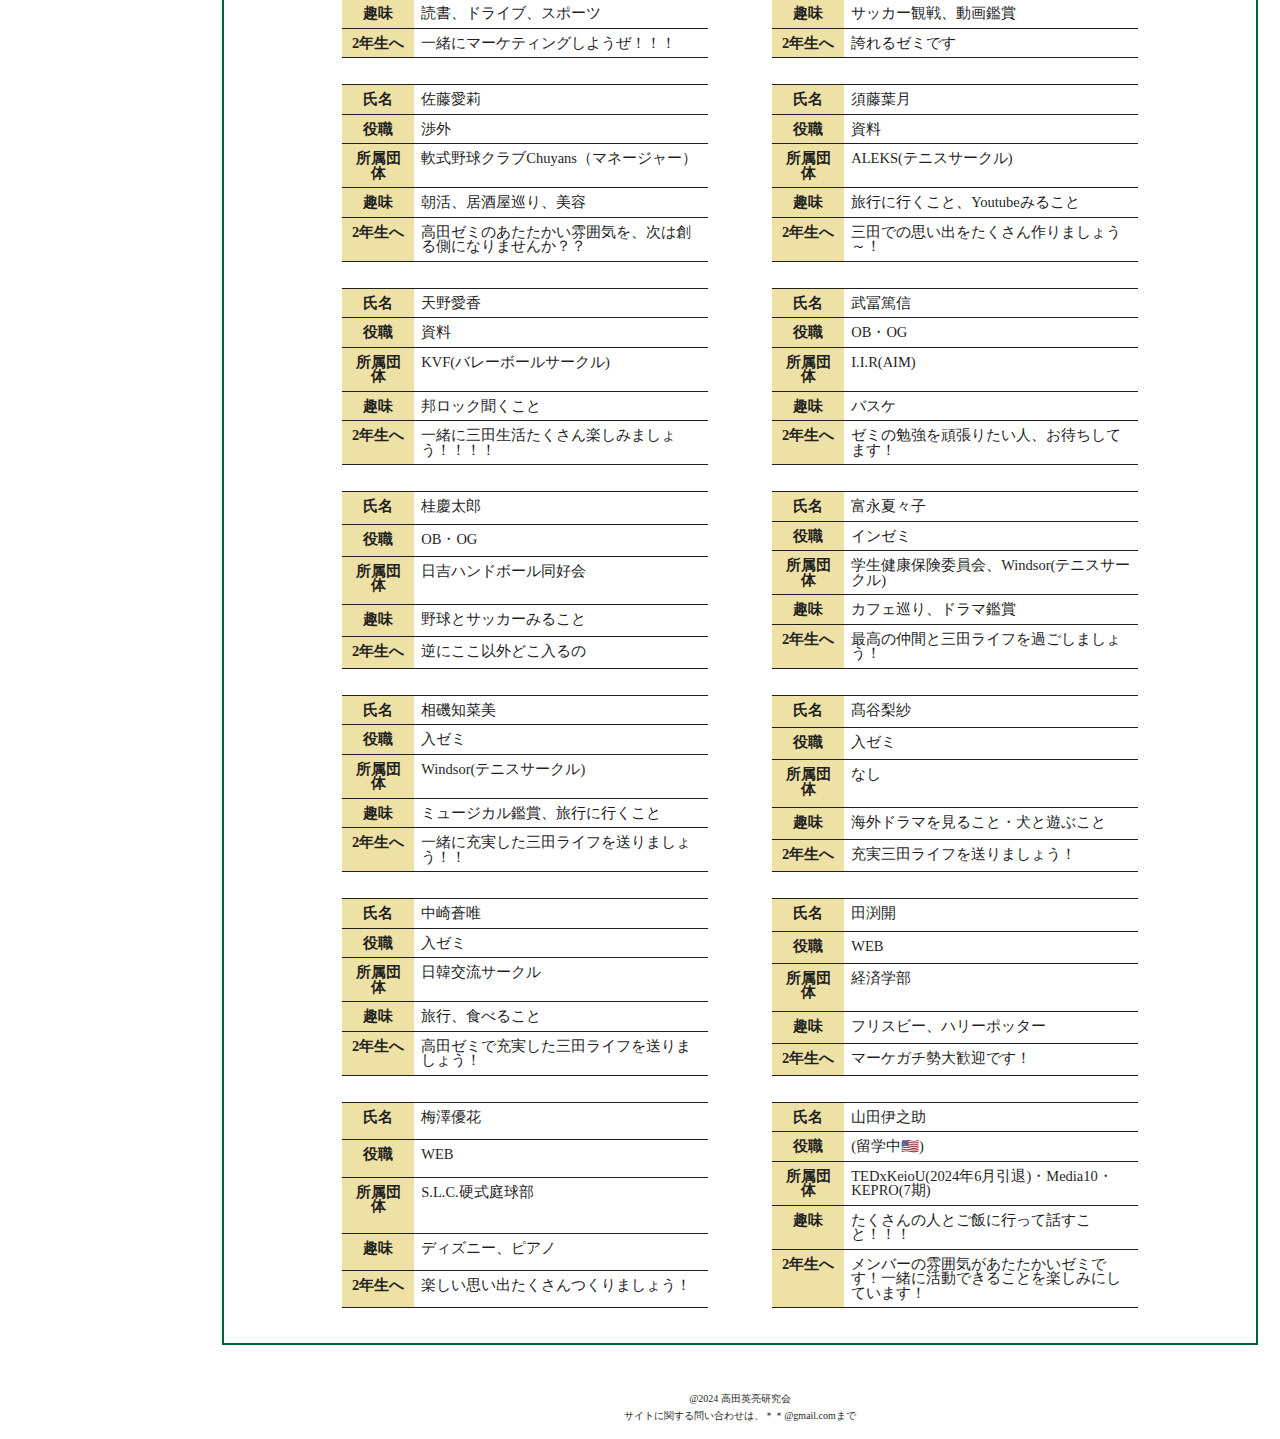
<file: members.html>
<!DOCTYPE html>
<html lang="ja">
  <head>
    <meta charset="utf-8" />
    <meta name="viewport" content="width=device-width,initial-scale=1" />
    <title>ゼミ生紹介 | 慶應義塾大学商学部 高田英亮研究会</title>
    <meta name="description" content="慶應義塾大学商学部 高田英亮研究会のゼミ生紹介ページです。" />
    <meta name="format-detection" content="telephone=no" />

    <!-- favicon/webclipicon -->
    <link rel="apple-touch-icon" sizes="180x180" href="image/favicon_package_v0.16/apple-touch-icon.png" />
    <link rel="icon" type="image/png" sizes="32x32" href="image/favicon_package_v0.16/favicon-32x32.png" />
    <link rel="icon" type="image/png" sizes="16x16" href="image/favicon_package_v0.16/favicon-16x16.png" />
    <link rel="manifest" href="image/favicon_package_v0.16/site.webmanifest" />
    <link rel="mask-icon" href="image/favicon_package_v0.16/safari-pinned-tab.svg" color="#5bbad5" />
    <meta name="msapplication-TileColor" content="#da532c" />
    <meta name="theme-color" content="#ffffff" />

    <link rel="stylesheet" href="css/reset.css" />
    <link rel="stylesheet" href="css/style.css" />
  </head>
  <body>
    <!-- 固定ヘッダー（スマホ表示のみ） -->
    <div class="mobile-header">
      <a href="index.html" class="mobile-header-link"><span>慶應義塾大学商学部</span><img src="image/mobile-header-icon.png" alt="高田ゼミアイコン" class="mobile-logo" />高田英亮研究会</a>
    </div>

    <!-- サイドバー -->
    <div class="sidebar">
      <nav>
        <ul>
          <li>
            <a href="index.html"><img src="image/sidebar-logo.png" alt="高田英亮研究会ロゴ" class="sidebar-logo" /></a>
          </li>
          <li><a href="index.html">HOME</a></li>
          <li><a href="about.html">ゼミ紹介</a></li>
          <li><a href="professor.html">教授紹介</a></li>
          <li><a href="activities.html">活動内容</a></li>
          <li><a href="news.html">ニュース</a></li>
          <li><a href="members.html">ゼミ生紹介</a></li>
          <li><a href="research.html">研究成果</a></li>
          <li><a href="admission.html">入ゼミ</a></li>
          <li><a href="obog.html">OB・OG会</a></li>
          <li><a href="limited.html">ゼミ生限定</a></li>
          <div class="sidebar-icon">
            <li>
              <a href="https://www.instagram.com/takatasemi/" target="_blank"><img src="image/instagram-logo.png" alt="Instagramのアイコン" /></a>
            </li>
            <li>
              <a href="https://x.com/takatasemi" target="_blank"><img src="image/x-logo.png" alt="Xのアイコン" /></a>
            </li>
          </div>
        </ul>
      </nav>
    </div>

    <!-- コンテンツ -->
    <div class="content">
      <header class="content-header">
        <img src="image/members-header.jpg" />
        <h1>ゼミ生紹介</h1>
      </header>
      <div class="content-inner">
        <p>　高田ゼミには、温かくて仲間想いなゼミ生が集まっています。個性豊かなメンバーで切磋琢磨しながら、日々マーケティングの勉強に励んでいます。</p>
        <h2>2024年度メンバー</h2>
        <img class="members-img" src="image/takatasemi-members-2024.jpg" alt="高田英亮研究会2024年度メンバー" />
        <h3>大学院生</h3>
        <div class="members-table">
          <table class="table-column">
            <tr>
              <th>氏名</th>
              <td>福地駿乃介</td>
            </tr>
            <tr>
              <th>学年</th>
              <td>後期博士課程2年</td>
            </tr>
            <tr>
              <th>趣味</th>
              <td>サッカー観戦</td>
            </tr>
            <tr>
              <th>2年生へ</th>
              <td>入会お待ちしています。</td>
            </tr>
          </table>
          <table class="table-column">
            <tr>
              <th>氏名</th>
              <td>白謹豪</td>
            </tr>
            <tr>
              <th>学年</th>
              <td>修士課程2年</td>
            </tr>
            <tr>
              <th>趣味</th>
              <td>旅行</td>
            </tr>
            <tr>
              <th>2年生へ</th>
              <td>楽しいゼミ生活にしましょう！</td>
            </tr>
          </table>
          <table class="table-column">
            <tr>
              <th>氏名</th>
              <td>荒川慧太</td>
            </tr>
            <tr>
              <th>学年</th>
              <td>修士課程2年</td>
            </tr>
            <tr>
              <th>趣味</th>
              <td>キャンプ</td>
            </tr>
            <tr>
              <th>2年生へ</th>
              <td>充実してます</td>
            </tr>
          </table>
        </div>
        <h3>10期生（4年生）</h3>
        <div class="members-table">
          <table class="table-column">
            <tr>
              <th>氏名</th>
              <td>今井理歩</td>
            </tr>
            <tr>
              <th>役職</th>
              <td>代表</td>
            </tr>
            <tr>
              <th>所属団体</th>
              <td>なし</td>
            </tr>
            <tr>
              <th>趣味</th>
              <td>X、ジャニーズの応援、ファッション</td>
            </tr>
            <tr>
              <th>2年生へ</th>
              <td>一緒に充実した三田ライフを楽しみましょう！</td>
            </tr>
          </table>
          <table class="table-column">
            <tr>
              <th>氏名</th>
              <td>小島有理奈</td>
            </tr>
            <tr>
              <th>役職</th>
              <td>（留学中）</td>
            </tr>
            <tr>
              <th>所属団体</th>
              <td>ALEKS</td>
            </tr>
            <tr>
              <th>趣味</th>
              <td>テニス、サウナ</td>
            </tr>
            <tr>
              <th>2年生へ</th>
              <td>みんな面白くて楽しいゼミです！</td>
            </tr>
          </table>
          <table class="table-column">
            <tr>
              <th>氏名</th>
              <td>植田貴翔</td>
            </tr>
            <tr>
              <th>役職</th>
              <td>副代表</td>
            </tr>
            <tr>
              <th>所属団体</th>
              <td>三田祭実行委員会</td>
            </tr>
            <tr>
              <th>趣味</th>
              <td>スポーツ観戦</td>
            </tr>
            <tr>
              <th>2年生へ</th>
              <td>ゼミ選びとても大事です！是非一緒に頑張りましょう！</td>
            </tr>
          </table>
          <table class="table-column">
            <tr>
              <th>氏名</th>
              <td>佐藤ひなた</td>
            </tr>
            <tr>
              <th>役職</th>
              <td>入ゼミ</td>
            </tr>
            <tr>
              <th>所属団体</th>
              <td>落語研究会</td>
            </tr>
            <tr>
              <th>趣味</th>
              <td>記録すること</td>
            </tr>
            <tr>
              <th>2年生へ</th>
              <td>充実した三田生活を一緒に送りましょう〜！！</td>
            </tr>
          </table>
          <table class="table-column">
            <tr>
              <th>氏名</th>
              <td>赤﨑玲奈</td>
            </tr>
            <tr>
              <th>役職</th>
              <td>入ゼミ</td>
            </tr>
            <tr>
              <th>所属団体</th>
              <td>ディズニー同好会</td>
            </tr>
            <tr>
              <th>趣味</th>
              <td>ディズニー、スポーツ、歌うこと、旅行</td>
            </tr>
            <tr>
              <th>2年生へ</th>
              <td>Let's 髙田ゼミ！ぜひ一緒に頑張りましょう</td>
            </tr>
          </table>
          <table class="table-column">
            <tr>
              <th>氏名</th>
              <td>陸川怜奈</td>
            </tr>
            <tr>
              <th>役職</th>
              <td>入ゼミ</td>
            </tr>
            <tr>
              <th>所属団体</th>
              <td>ジャズダンスサークルSIG</td>
            </tr>
            <tr>
              <th>趣味</th>
              <td>ダンス</td>
            </tr>
            <tr>
              <th>2年生へ</th>
              <td>和気あいあいとした雰囲気で楽しく勉強しましょう！</td>
            </tr>
          </table>
          <table class="table-column">
            <tr>
              <th>氏名</th>
              <td>喜多優太</td>
            </tr>
            <tr>
              <th>役職</th>
              <td>渉外</td>
            </tr>
            <tr>
              <th>所属団体</th>
              <td>なし</td>
            </tr>
            <tr>
              <th>趣味</th>
              <td>サッカー、ランニング</td>
            </tr>
            <tr>
              <th>2年生へ</th>
              <td>みんなで楽しく勉強しましょうー！</td>
            </tr>
          </table>
          <table class="table-column">
            <tr>
              <th>氏名</th>
              <td>増田新</td>
            </tr>
            <tr>
              <th>役職</th>
              <td>渉外</td>
            </tr>
            <tr>
              <th>所属団体</th>
              <td>リコタイ硬式野球部</td>
            </tr>
            <tr>
              <th>趣味</th>
              <td>ランニング、水泳、読書、映画鑑賞</td>
            </tr>
            <tr>
              <th>2年生へ</th>
              <td>​一緒に学べるのを楽しみにしています！</td>
            </tr>
          </table>
          <table class="table-column">
            <tr>
              <th>氏名</th>
              <td>鹿野かれん</td>
            </tr>
            <tr>
              <th>役職</th>
              <td>インゼミ</td>
            </tr>
            <tr>
              <th>所属団体</th>
              <td>I.I.R</td>
            </tr>
            <tr>
              <th>趣味</th>
              <td>オムライスを食べること、美術館巡り</td>
            </tr>
            <tr>
              <th>2年生へ</th>
              <td>一緒にゼミ活動楽しみましょう～！</td>
            </tr>
          </table>
          <table class="table-column">
            <tr>
              <th>氏名</th>
              <td>櫛引望</td>
            </tr>
            <tr>
              <th>役職</th>
              <td>インゼミ</td>
            </tr>
            <tr>
              <th>所属団体</th>
              <td>なし</td>
            </tr>
            <tr>
              <th>趣味</th>
              <td>サッカー観戦、温泉巡り</td>
            </tr>
            <tr>
              <th>2年生へ</th>
              <td>いい雰囲気で、ゼミに取り組んでいきましょー！</td>
            </tr>
          </table>
          <table class="table-column">
            <tr>
              <th>氏名</th>
              <td>波田野雄琉</td>
            </tr>
            <tr>
              <th>役職</th>
              <td>機材</td>
            </tr>
            <tr>
              <th>所属団体</th>
              <td>学生団体UniVisit</td>
            </tr>
            <tr>
              <th>趣味</th>
              <td>旅行、映画鑑賞</td>
            </tr>
            <tr>
              <th>2年生へ</th>
              <td>アットホームなゼミです。ゼミでお会いできることを楽しみにしています！</td>
            </tr>
          </table>
          <table class="table-column">
            <tr>
              <th>氏名</th>
              <td>高濱敬起</td>
            </tr>
            <tr>
              <th>役職</th>
              <td>卒論</td>
            </tr>
            <tr>
              <th>所属団体</th>
              <td>なし</td>
            </tr>
            <tr>
              <th>趣味</th>
              <td>テレビをいっぱいみること</td>
            </tr>
            <tr>
              <th>2年生へ</th>
              <td>みんなでいい雰囲気を作りましょ！</td>
            </tr>
          </table>
          <table class="table-column">
            <tr>
              <th>氏名</th>
              <td>​石井太壱</td>
            </tr>
            <tr>
              <th>役職</th>
              <td>渉外</td>
            </tr>
            <tr>
              <th>所属団体</th>
              <td>準体育会アイスホッケー部、ミスター慶應実行委員会</td>
            </tr>
            <tr>
              <th>趣味</th>
              <td>読書、ドライブ、スポーツ</td>
            </tr>
            <tr>
              <th>2年生へ</th>
              <td>一緒にマーケティングしようぜ！！！</td>
            </tr>
          </table>
        </div>
        <h3>11期生（3年生）</h3>
        <div class="members-table">
          <table class="table-column">
            <tr>
              <th>氏名</th>
              <td>原詩風</td>
            </tr>
            <tr>
              <th>役職</th>
              <td>三田論代表</td>
            </tr>
            <tr>
              <th>所属団体</th>
              <td>體育會女子ハンドボール部、慶早戦デジタル企画委員会</td>
            </tr>
            <tr>
              <th>趣味</th>
              <td>絵を描くこと、スポーツ観戦</td>
            </tr>
            <tr>
              <th>2年生へ</th>
              <td>大学生活を一緒に充実させましょう！！！</td>
            </tr>
          </table>
          <table class="table-column">
            <tr>
              <th>氏名</th>
              <td>松田彩花</td>
            </tr>
            <tr>
              <th>役職</th>
              <td>三田論副代表</td>
            </tr>
            <tr>
              <th>所属団体</th>
              <td>日吉ハンドボール同好会</td>
            </tr>
            <tr>
              <th>趣味</th>
              <td>美味しいものを食べること</td>
            </tr>
            <tr>
              <th>2年生へ</th>
              <td>入ってよかった！！と自信を持って言える充実したゼミです</td>
            </tr>
          </table>
          <table class="table-column">
            <tr>
              <th>氏名</th>
              <td>石井太壱</td>
            </tr>
            <tr>
              <th>役職</th>
              <td>渉外</td>
            </tr>
            <tr>
              <th>所属団体</th>
              <td>準体育会アイスホッケー部、ミスター慶應実行委員会</td>
            </tr>
            <tr>
              <th>趣味</th>
              <td>読書、ドライブ、スポーツ</td>
            </tr>
            <tr>
              <th>2年生へ</th>
              <td>一緒にマーケティングしようぜ！！！</td>
            </tr>
          </table>
          <table class="table-column">
            <tr>
              <th>氏名</th>
              <td>志村侑悟</td>
            </tr>
            <tr>
              <th>役職</th>
              <td>渉外</td>
            </tr>
            <tr>
              <th>所属団体</th>
              <td>體育會空手部</td>
            </tr>
            <tr>
              <th>趣味</th>
              <td>サッカー観戦、動画鑑賞</td>
            </tr>
            <tr>
              <th>2年生へ</th>
              <td>誇れるゼミです</td>
            </tr>
          </table>
          <table class="table-column">
            <tr>
              <th>氏名</th>
              <td>佐藤愛莉</td>
            </tr>
            <tr>
              <th>役職</th>
              <td>渉外</td>
            </tr>
            <tr>
              <th>所属団体</th>
              <td>軟式野球クラブChuyans（マネージャー）</td>
            </tr>
            <tr>
              <th>趣味</th>
              <td>朝活、居酒屋巡り、美容</td>
            </tr>
            <tr>
              <th>2年生へ</th>
              <td>高田ゼミのあたたかい雰囲気を、次は創る側になりませんか？？</td>
            </tr>
          </table>
          <table class="table-column">
            <tr>
              <th>氏名</th>
              <td>須藤葉月</td>
            </tr>
            <tr>
              <th>役職</th>
              <td>資料</td>
            </tr>
            <tr>
              <th>所属団体</th>
              <td>ALEKS(テニスサークル)</td>
            </tr>
            <tr>
              <th>趣味</th>
              <td>旅行に行くこと、Youtubeみること</td>
            </tr>
            <tr>
              <th>2年生へ</th>
              <td>三田での思い出をたくさん作りましょう～！</td>
            </tr>
          </table>
          <table class="table-column">
            <tr>
              <th>氏名</th>
              <td>天野愛香</td>
            </tr>
            <tr>
              <th>役職</th>
              <td>資料</td>
            </tr>
            <tr>
              <th>所属団体</th>
              <td>KVF(バレーボールサークル)</td>
            </tr>
            <tr>
              <th>趣味</th>
              <td>邦ロック聞くこと</td>
            </tr>
            <tr>
              <th>2年生へ</th>
              <td>一緒に三田生活たくさん楽しみましょう！！！！</td>
            </tr>
          </table>
          <table class="table-column">
            <tr>
              <th>氏名</th>
              <td>武冨篤​信</td>
            </tr>
            <tr>
              <th>役職</th>
              <td>OB・OG</td>
            </tr>
            <tr>
              <th>所属団体</th>
              <td>I.I.R(AIM)</td>
            </tr>
            <tr>
              <th>趣味</th>
              <td>バスケ</td>
            </tr>
            <tr>
              <th>2年生へ</th>
              <td>ゼミの勉強を頑張りたい人、お待ちしてます！</td>
            </tr>
          </table>
          <table class="table-column">
            <tr>
              <th>氏名</th>
              <td>桂慶太郎</td>
            </tr>
            <tr>
              <th>役職</th>
              <td>OB・OG</td>
            </tr>
            <tr>
              <th>所属団体</th>
              <td>日吉ハンドボール同好会</td>
            </tr>
            <tr>
              <th>趣味</th>
              <td>野球とサッカーみること</td>
            </tr>
            <tr>
              <th>2年生へ</th>
              <td>逆にここ以外どこ入るの</td>
            </tr>
          </table>
          <table class="table-column">
            <tr>
              <th>氏名</th>
              <td>富永夏々子</td>
            </tr>
            <tr>
              <th>役職</th>
              <td>インゼミ</td>
            </tr>
            <tr>
              <th>所属団体</th>
              <td>学生健康保険委員会、Windsor(テニスサークル)</td>
            </tr>
            <tr>
              <th>趣味</th>
              <td>カフェ巡り、ドラマ鑑賞</td>
            </tr>
            <tr>
              <th>2年生へ</th>
              <td>最高の仲間と三田ライフを過ごしましょう！</td>
            </tr>
          </table>
          <table class="table-column">
            <tr>
              <th>氏名</th>
              <td>相磯知菜美</td>
            </tr>
            <tr>
              <th>役職</th>
              <td>入ゼミ</td>
            </tr>
            <tr>
              <th>所属団体</th>
              <td>Windsor(テニスサークル)</td>
            </tr>
            <tr>
              <th>趣味</th>
              <td>ミュージカル鑑賞、旅行に行くこと</td>
            </tr>
            <tr>
              <th>2年生へ</th>
              <td>一緒に充実した三田ライフを送りましょう！！</td>
            </tr>
          </table>
          <table class="table-column">
            <tr>
              <th>氏名</th>
              <td>髙谷梨紗</td>
            </tr>
            <tr>
              <th>役職</th>
              <td>入ゼミ</td>
            </tr>
            <tr>
              <th>所属団体</th>
              <td>なし</td>
            </tr>
            <tr>
              <th>趣味</th>
              <td>海外ドラマを見ること・犬と遊ぶこと</td>
            </tr>
            <tr>
              <th>2年生へ</th>
              <td>充実三田ライフを送りましょう！</td>
            </tr>
          </table>
          <table class="table-column">
            <tr>
              <th>氏名</th>
              <td>中崎蒼唯</td>
            </tr>
            <tr>
              <th>役職</th>
              <td>入ゼミ</td>
            </tr>
            <tr>
              <th>所属団体</th>
              <td>日韓交流サークル</td>
            </tr>
            <tr>
              <th>趣味</th>
              <td>旅行、食べること</td>
            </tr>
            <tr>
              <th>2年生へ</th>
              <td>高田ゼミで充実した三田ライフを送りましょう！</td>
            </tr>
          </table>
          <table class="table-column">
            <tr>
              <th>氏名</th>
              <td>田渕開</td>
            </tr>
            <tr>
              <th>役職</th>
              <td>WEB</td>
            </tr>
            <tr>
              <th>所属団体</th>
              <td>経済学部</td>
            </tr>
            <tr>
              <th>趣味</th>
              <td>フリスビー、ハリーポッター</td>
            </tr>
            <tr>
              <th>2年生へ</th>
              <td>マーケガチ勢大歓迎です！</td>
            </tr>
          </table>
          <table class="table-column">
            <tr>
              <th>氏名</th>
              <td>梅澤優花</td>
            </tr>
            <tr>
              <th>役職</th>
              <td>WEB</td>
            </tr>
            <tr>
              <th>所属団体</th>
              <td>S.L.C.硬式庭球部</td>
            </tr>
            <tr>
              <th>趣味</th>
              <td>ディズニー、ピアノ</td>
            </tr>
            <tr>
              <th>2年生へ</th>
              <td>楽しい思い出たくさんつくりましょう！</td>
            </tr>
          </table>
          <table class="table-column">
            <tr>
              <th>氏名</th>
              <td>山田伊之助</td>
            </tr>
            <tr>
              <th>役職</th>
              <td>(留学中🇺🇸)</td>
            </tr>
            <tr>
              <th>所属団体</th>
              <td>TEDxKeioU(2024年6月引退)・Media10・KEPRO(7期)</td>
            </tr>
            <tr>
              <th>趣味</th>
              <td>たくさんの人とご飯に行って話すこと！！！</td>
            </tr>
            <tr>
              <th>2年生へ</th>
              <td>メンバーの雰囲気があたたかいゼミです！一緒に活動できることを楽しみにしています！</td>
            </tr>
          </table>
        </div>
      </div>
     
      <!-- 固定フッター -->
      <footer class="footer">
        <p>@2024 高田英亮研究会</p>
        <p>サイトに関する問い合わせは、＊＊@gmail.comまで</p>
      </footer>
    </div>
  </body>
</html>
</file>
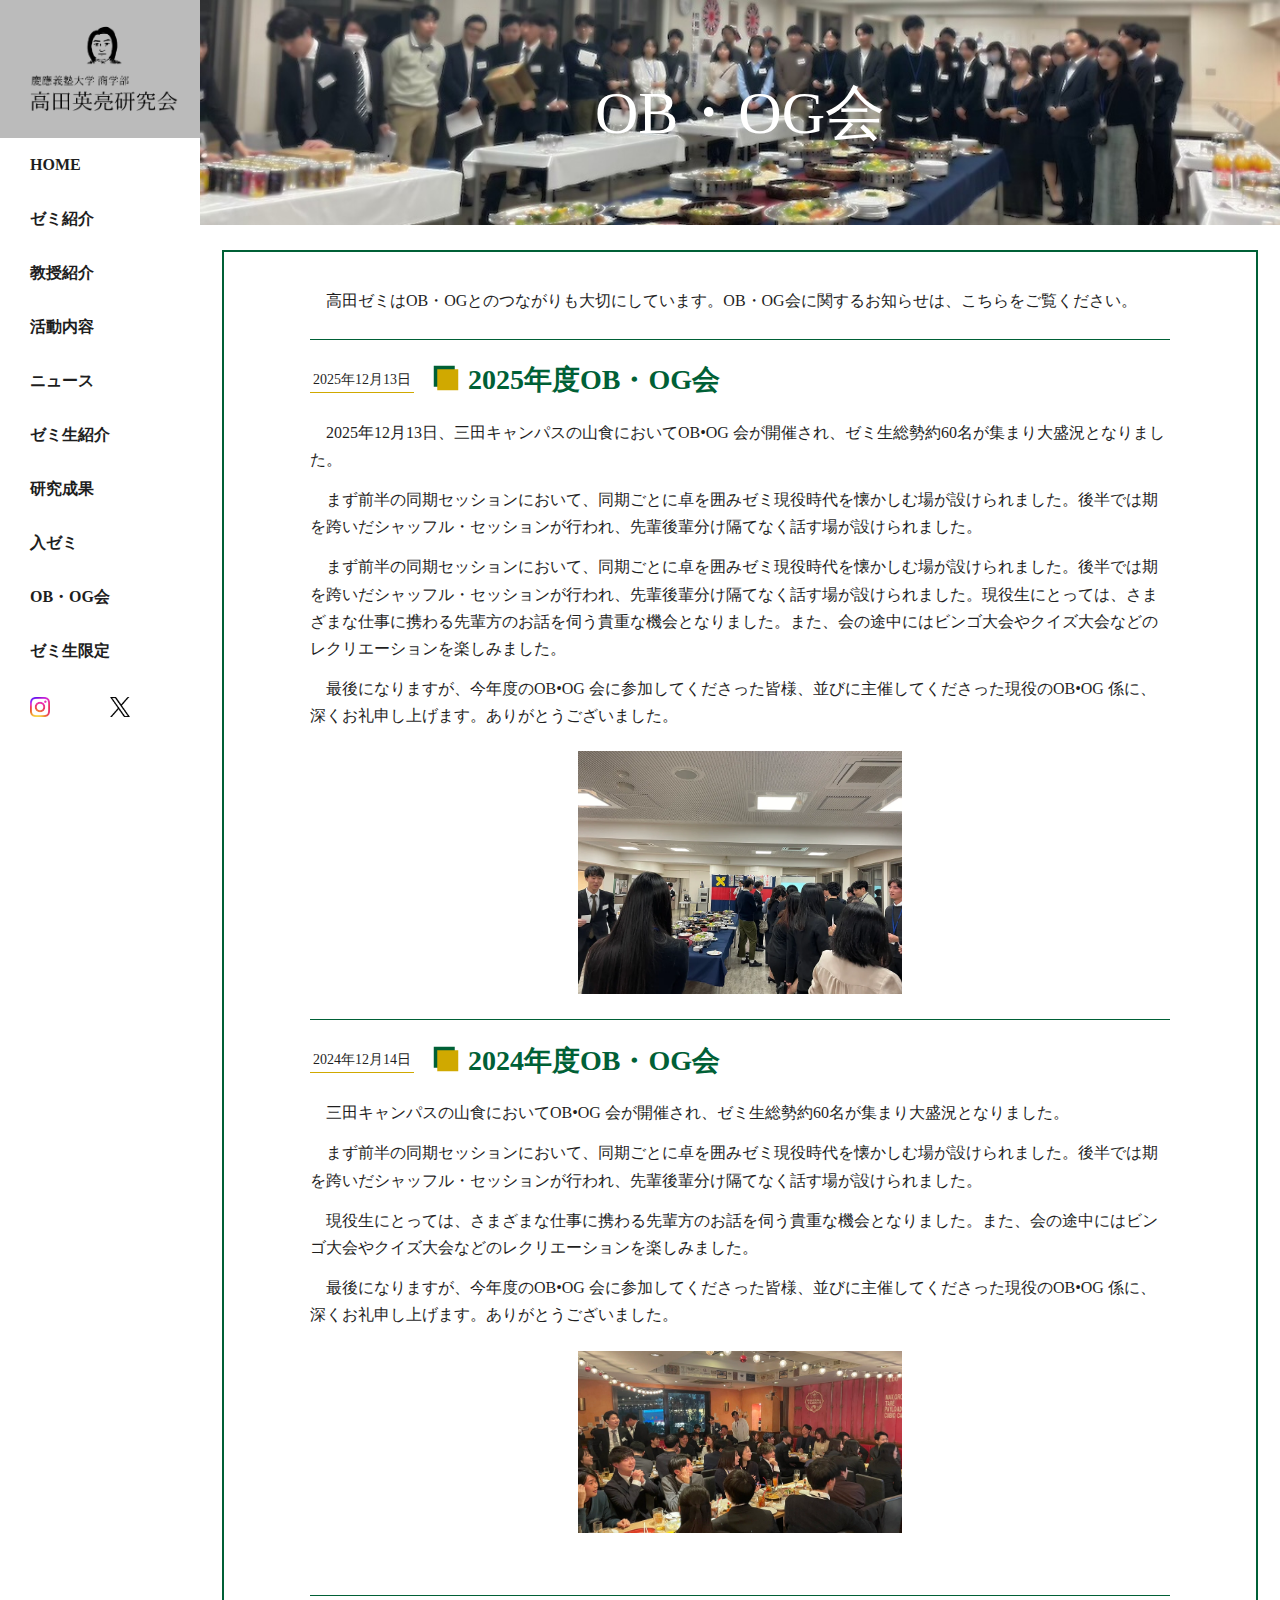
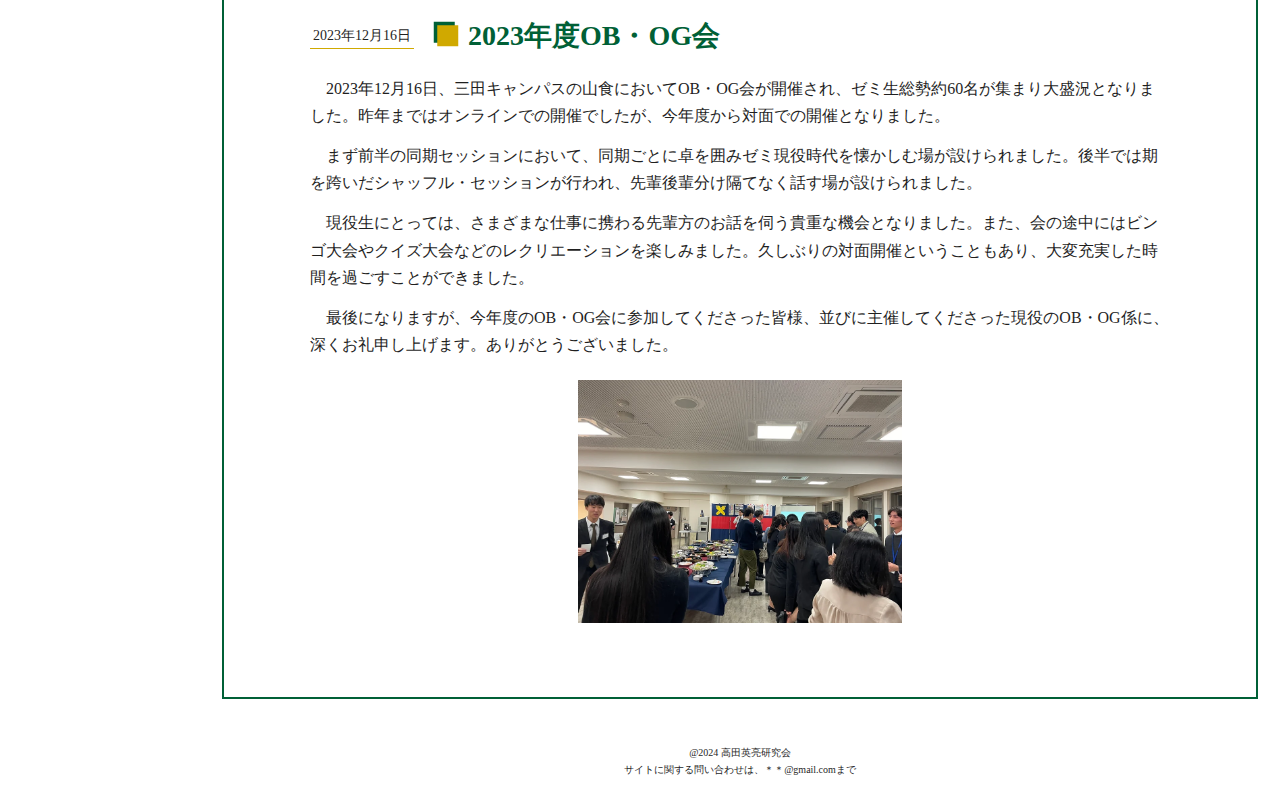
<file: obog.html>
<!DOCTYPE html>
<html lang="ja">
  <head>
    <meta charset="utf-8" />
    <meta name="viewport" content="width=device-width,initial-scale=1" />
    <title>OB・OG会 | 慶應義塾大学商学部 高田英亮研究会</title>
    <meta name="description" content="慶應義塾大学商学部 高田英亮研究会のOB・OG会ページです。" />
    <meta name="format-detection" content="telephone=no" />

    <!-- favicon/webclipicon -->
    <link rel="apple-touch-icon" sizes="180x180" href="image/favicon_package_v0.16/apple-touch-icon.png" />
    <link rel="icon" type="image/png" sizes="32x32" href="image/favicon_package_v0.16/favicon-32x32.png" />
    <link rel="icon" type="image/png" sizes="16x16" href="image/favicon_package_v0.16/favicon-16x16.png" />
    <link rel="manifest" href="image/favicon_package_v0.16/site.webmanifest" />
    <link rel="mask-icon" href="image/favicon_package_v0.16/safari-pinned-tab.svg" color="#5bbad5" />
    <meta name="msapplication-TileColor" content="#da532c" />
    <meta name="theme-color" content="#ffffff" />

    <link rel="stylesheet" href="css/reset.css" />
    <link rel="stylesheet" href="css/style.css" />
  </head>
  <body>
    <!-- 固定ヘッダー（スマホ表示のみ） -->
    <div class="mobile-header">
      <a href="index.html" class="mobile-header-link"><span>慶應義塾大学商学部</span><img src="image/mobile-header-icon.png" alt="高田ゼミアイコン" class="mobile-logo" />高田英亮研究会</a>
    </div>

    <!-- サイドバー -->
    <div class="sidebar">
      <nav>
        <ul>
          <li>
            <a href="index.html"><img src="image/sidebar-logo.png" alt="高田英亮研究会ロゴ" class="sidebar-logo" /></a>
          </li>
          <li><a href="index.html">HOME</a></li>
          <li><a href="about.html">ゼミ紹介</a></li>
          <li><a href="professor.html">教授紹介</a></li>
          <li><a href="activities.html">活動内容</a></li>
          <li><a href="news.html">ニュース</a></li>
          <li><a href="members.html">ゼミ生紹介</a></li>
          <li><a href="research.html">研究成果</a></li>
          <li><a href="admission.html">入ゼミ</a></li>
          <li><a href="obog.html">OB・OG会</a></li>
          <li><a href="limited.html">ゼミ生限定</a></li>
          <div class="sidebar-icon">
            <li>
              <a href="https://www.instagram.com/takatasemi/" target="_blank"><img src="image/instagram-logo.png" alt="Instagramのアイコン" /></a>
            </li>
            <li>
              <a href="https://x.com/takatasemi" target="_blank"><img src="image/x-logo.png" alt="Xのアイコン" /></a>
            </li>
          </div>
        </ul>
      </nav>
    </div>

    <!-- コンテンツ -->
    <div class="content">
      <header class="content-header">
        <img src="image/obog-header.jpg" />
        <h1>OB・OG会</h1>
      </header>
      <div class="content-inner">
        <p>　高田ゼミはOB・OGとのつながりも大切にしています。OB・OG会に関するお知らせは、こちらをご覧ください。</p>
         <article class="obog-article">
          <section class="obog-article-header">
            <p class="obog-article-date">2025年12月13日</p>
            <h2>2025年度OB・OG会</h2>
          </section>
          <section class="obog-article-text">
            <p>　2025年12月13日、三田キャンパスの山食においてOB•OG 会が開催され、ゼミ生総勢約60名が集まり大盛況となりました。</p>
            <p>　まず前半の同期セッションにおいて、同期ごとに卓を囲みゼミ現役時代を懐かしむ場が設けられました。後半では期を跨いだシャッフル・セッションが行われ、先輩後輩分け隔てなく話す場が設けられました。</p>
            <p>　まず前半の同期セッションにおいて、同期ごとに卓を囲みゼミ現役時代を懐かしむ場が設けられました。後半では期を跨いだシャッフル・セッションが行われ、先輩後輩分け隔てなく話す場が設けられました。現役生にとっては、さまざまな仕事に携わる先輩方のお話を伺う貴重な機会となりました。また、会の途中にはビンゴ大会やクイズ大会などのレクリエーションを楽しみました。</p>
            <p>　最後になりますが、今年度のOB•OG 会に参加してくださった皆様、並びに主催してくださった現役のOB•OG 係に、深くお礼申し上げます。ありがとうございました。</p>
            <div class="obog-article-img"><img src="image/20231216-obog.webp" alt="2023年度OB・OG会" /></div>
          </section>
        <article class="obog-article">
          <section class="obog-article-header">
            <p class="obog-article-date">2024年12月14日</p>
            <h2>2024年度OB・OG会</h2>
          </section>
          <section class="obog-article-text">
            <p>　三田キャンパスの山食においてOB•OG 会が開催され、ゼミ生総勢約60名が集まり大盛況となりました。</p>
            <p>　まず前半の同期セッションにおいて、同期ごとに卓を囲みゼミ現役時代を懐かしむ場が設けられました。後半では期を跨いだシャッフル・セッションが行われ、先輩後輩分け隔てなく話す場が設けられました。</p>
            <p>　現役生にとっては、さまざまな仕事に携わる先輩方のお話を伺う貴重な機会となりました。また、会の途中にはビンゴ大会やクイズ大会などのレクリエーションを楽しみました。</p>
            <p>　最後になりますが、今年度のOB•OG 会に参加してくださった皆様、並びに主催してくださった現役のOB•OG 係に、深くお礼申し上げます。ありがとうございました。</p>
            <div class="obog-article-img"><img src="image/20241214obog.JPG" alt="2024年度OB・OG会" /></div>
          </section>
        </article>
        <article class="obog-article">
          <section class="obog-article-header">
            <p class="obog-article-date">2023年12月16日</p>
            <h2>2023年度OB・OG会</h2>
          </section>
          <section class="obog-article-text">
            <p>　2023年12月16日、三田キャンパスの山食においてOB・OG会が開催され、ゼミ生総勢約60名が集まり大盛況となりました。昨年まではオンラインでの開催でしたが、今年度から対面での開催となりました。</p>
            <p>　まず前半の同期セッションにおいて、同期ごとに卓を囲みゼミ現役時代を懐かしむ場が設けられました。後半では期を跨いだシャッフル・セッションが行われ、先輩後輩分け隔てなく話す場が設けられました。</p>
            <p>　現役生にとっては、さまざまな仕事に携わる先輩方のお話を伺う貴重な機会となりました。また、会の途中にはビンゴ大会やクイズ大会などのレクリエーションを楽しみました。久しぶりの対面開催ということもあり、大変充実した時間を過ごすことができました。</p>
            <p>　最後になりますが、今年度のOB・OG会に参加してくださった皆様、並びに主催してくださった現役のOB・OG係に、深くお礼申し上げます。ありがとうございました。</p>
            <div class="obog-article-img"><img src="image/20231216-obog.webp" alt="2023年度OB・OG会" /></div>
          </section>
        </article>
      </div>

      <!-- 固定フッター -->
      <footer class="footer">
        <p>@2024 高田英亮研究会</p>
        <p>サイトに関する問い合わせは、＊＊@gmail.comまで</p>
      </footer>
    </div>
  </body>
</html>
</file>
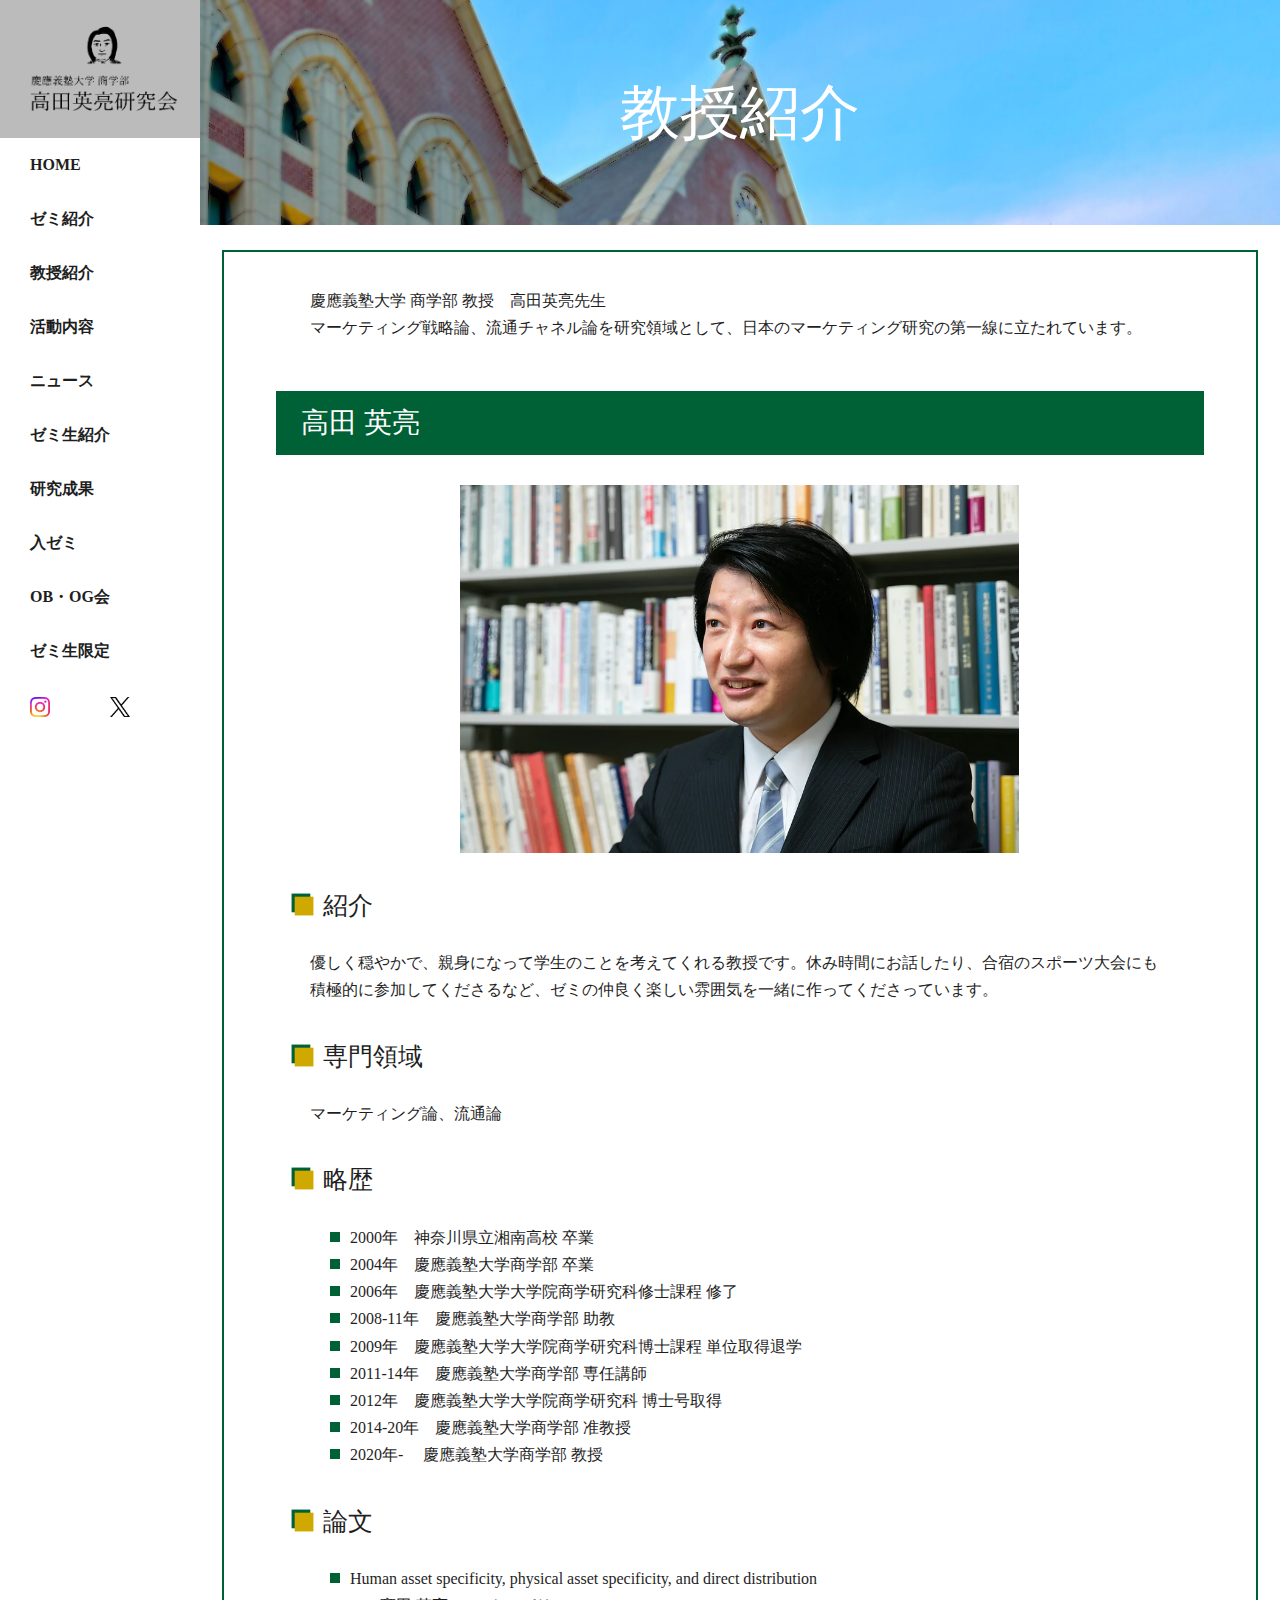
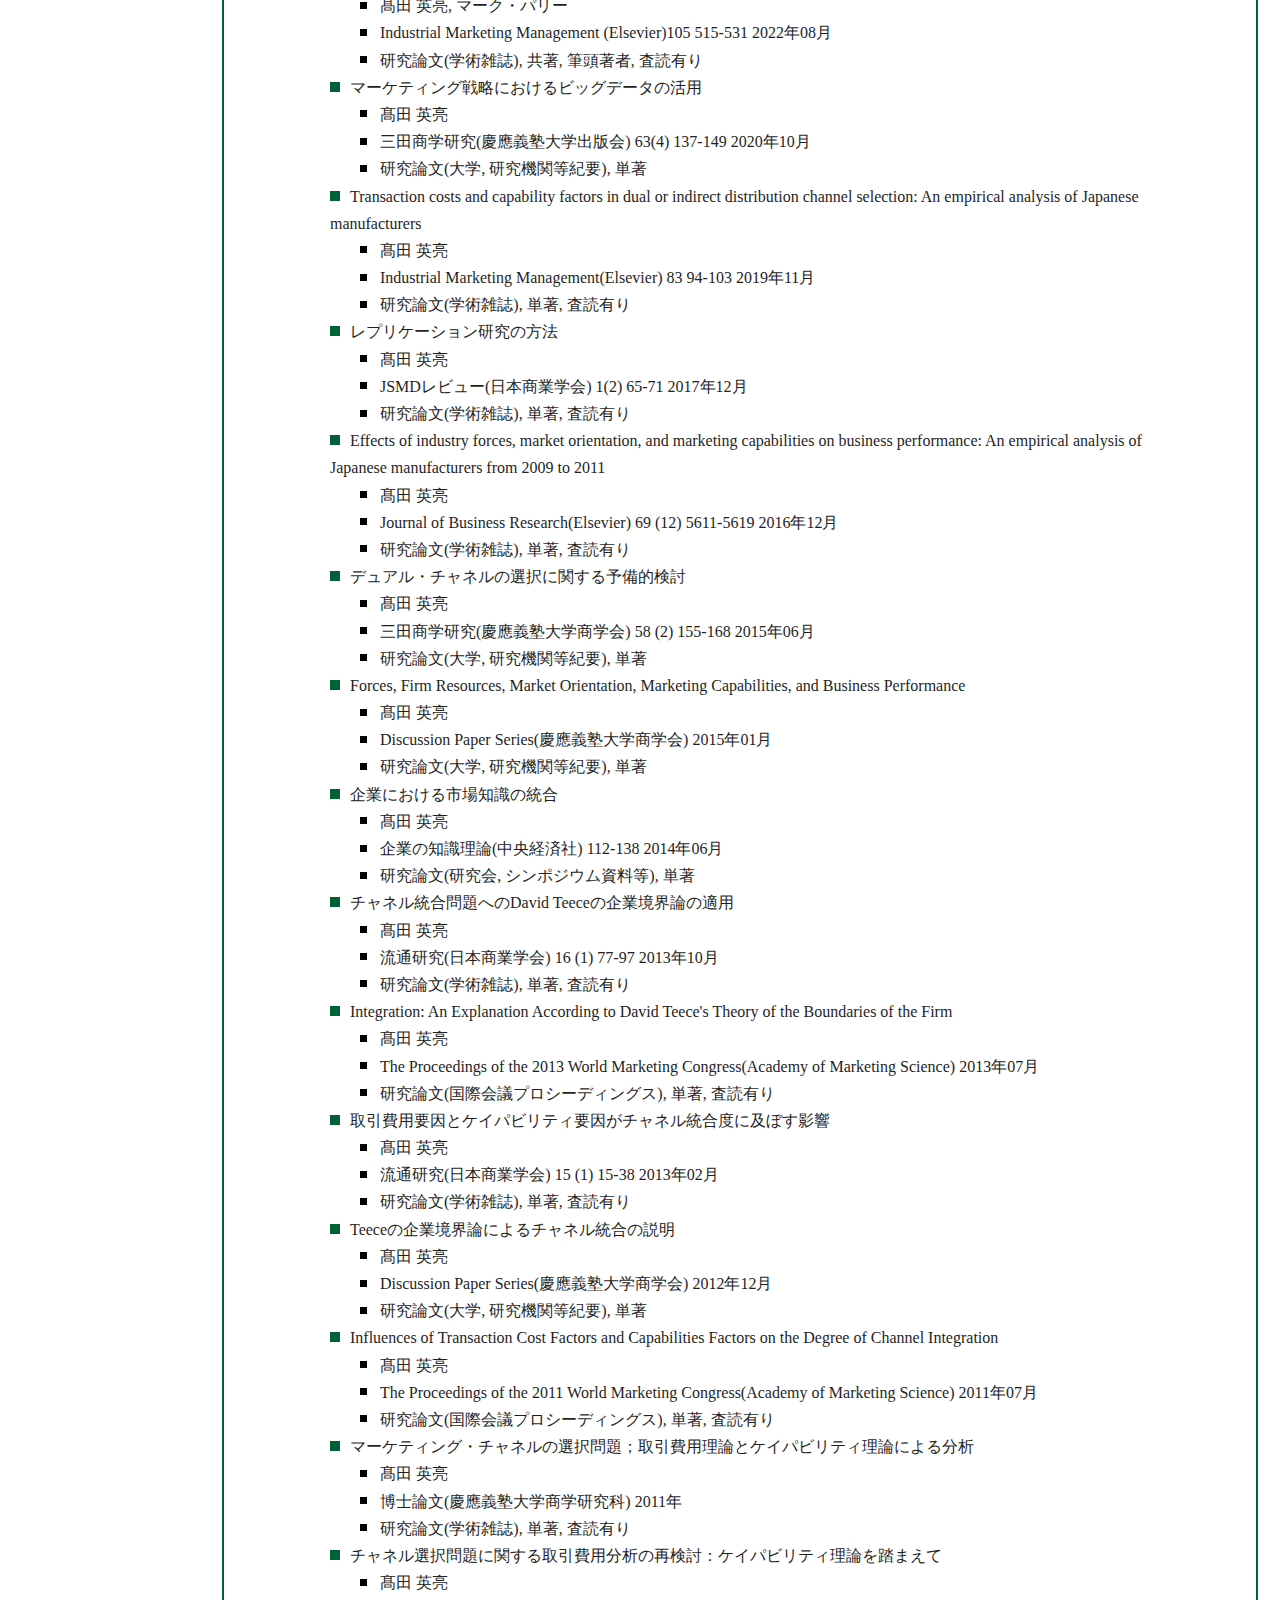
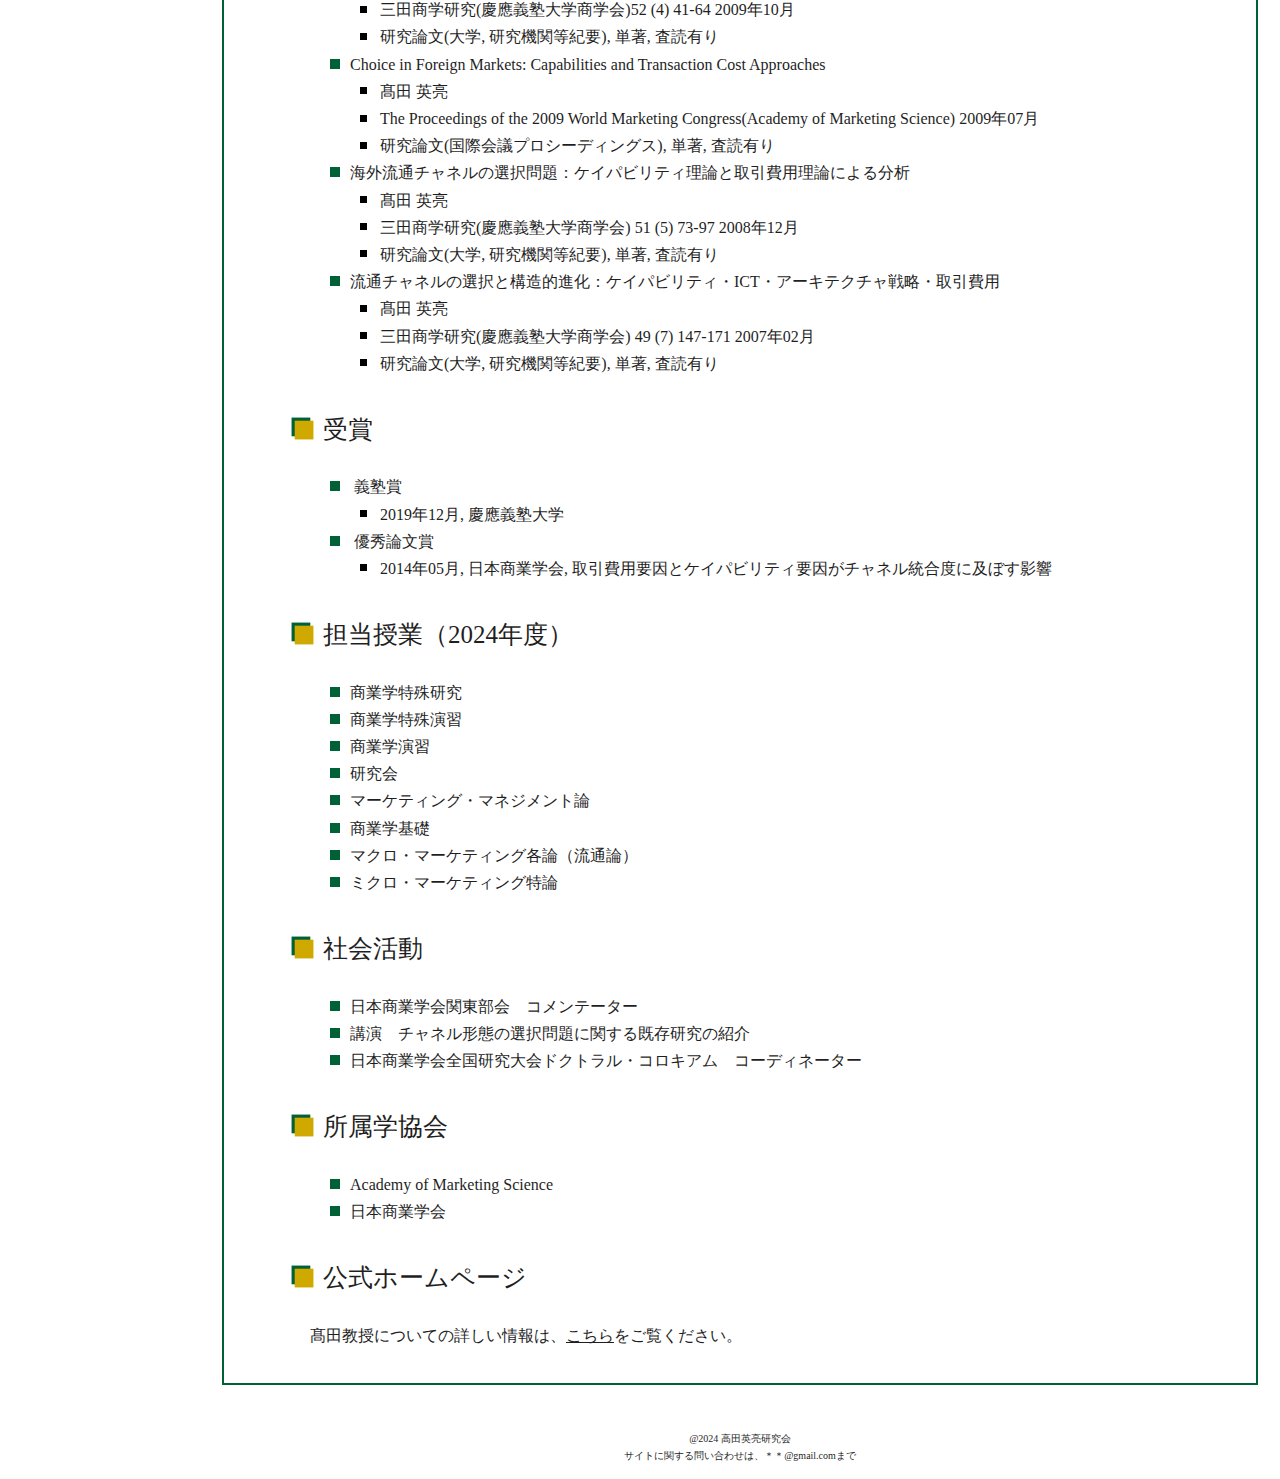
<file: professor.html>
<!DOCTYPE html>
<html lang="ja">
  <head>
    <meta charset="utf-8" />
    <meta name="viewport" content="width=device-width,initial-scale=1" />
    <title>教授紹介 | 慶應義塾大学商学部 高田英亮研究会</title>
    <meta name="description" content="慶應義塾大学商学部 高田英亮研究会の教授紹介ページです。" />
    <meta name="format-detection" content="telephone=no" />

    <!-- favicon/webclipicon -->
    <link rel="apple-touch-icon" sizes="180x180" href="image/favicon_package_v0.16/apple-touch-icon.png" />
    <link rel="icon" type="image/png" sizes="32x32" href="image/favicon_package_v0.16/favicon-32x32.png" />
    <link rel="icon" type="image/png" sizes="16x16" href="image/favicon_package_v0.16/favicon-16x16.png" />
    <link rel="manifest" href="image/favicon_package_v0.16/site.webmanifest" />
    <link rel="mask-icon" href="image/favicon_package_v0.16/safari-pinned-tab.svg" color="#5bbad5" />
    <meta name="msapplication-TileColor" content="#da532c" />
    <meta name="theme-color" content="#ffffff" />

    <link rel="stylesheet" href="css/reset.css" />
    <link rel="stylesheet" href="css/style.css" />
  </head>
  <body>
    <!-- 固定ヘッダー（スマホ表示のみ） -->
    <div class="mobile-header">
      <a href="index.html" class="mobile-header-link"><span>慶應義塾大学商学部</span><img src="image/mobile-header-icon.png" alt="高田ゼミアイコン" class="mobile-logo" />高田英亮研究会</a>
    </div>

    <!-- サイドバー -->
    <div class="sidebar">
      <nav>
        <ul>
          <li>
            <a href="index.html"><img src="image/sidebar-logo.png" alt="高田英亮研究会ロゴ" class="sidebar-logo" /></a>
          </li>
          <li><a href="index.html">HOME</a></li>
          <li><a href="about.html">ゼミ紹介</a></li>
          <li><a href="professor.html">教授紹介</a></li>
          <li><a href="activities.html">活動内容</a></li>
          <li><a href="news.html">ニュース</a></li>
          <li><a href="members.html">ゼミ生紹介</a></li>
          <li><a href="research.html">研究成果</a></li>
          <li><a href="admission.html">入ゼミ</a></li>
          <li><a href="obog.html">OB・OG会</a></li>
          <li><a href="limited.html">ゼミ生限定</a></li>
          <div class="sidebar-icon">
            <li>
              <a href="https://www.instagram.com/takatasemi/" target="_blank"><img src="image/instagram-logo.png" alt="Instagramのアイコン" /></a>
            </li>
            <li>
              <a href="https://x.com/takatasemi" target="_blank"><img src="image/x-logo.png" alt="Xのアイコン" /></a>
            </li>
          </div>
        </ul>
      </nav>
    </div>

    <!-- コンテンツ -->
    <div class="content">
      <header class="content-header">
        <img src="image/professor-header.jpg" />
        <h1>教授紹介</h1>
      </header>
      <div class="content-inner">
        <p>
          慶應義塾大学 商学部 教授　高田英亮先生<br />
          マーケティング戦略論、流通チャネル論を研究領域として、日本のマーケティング研究の第一線に立たれています。
        </p>
        <h2>高田 英亮</h2>
        <img class="professor-img" src="image/takata-professor.webp" alt="高田英亮教授" />
        <h3>紹介</h3>
        <p>優しく穏やかで、親身になって学生のことを考えてくれる教授です。休み時間にお話したり、合宿のスポーツ大会にも積極的に参加してくださるなど、ゼミの仲良く楽しい雰囲気を一緒に作ってくださっています。</p>
        <h3>専門領域</h3>
        <p>マーケティング論、流通論</p>
        <h3>略歴</h3>
        <ul class="content-inner-ul">
          <li>2000年　神奈川県立湘南高校 卒業</li>
          <li>2004年　慶應義塾大学商学部 卒業</li>
          <li>2006年　慶應義塾大学大学院商学研究科修士課程 修了</li>
          <li>2008-11年　慶應義塾大学商学部 助教</li>
          <li>2009年　慶應義塾大学大学院商学研究科博士課程 単位取得退学</li>
          <li>2011-14年　慶應義塾大学商学部 専任講師</li>
          <li>2012年　慶應義塾大学大学院商学研究科 博士号取得</li>
          <li>2014-20年　慶應義塾大学商学部 准教授</li>
          <li>2020年-　 慶應義塾大学商学部 教授</li>
        </ul>
        <h3>論文</h3>
        <ul class="content-inner-ul">
          <li>Human asset specificity, physical asset specificity, and direct distribution</li>
          <ul class="content-inner-ul-2">
            <li>髙田 英亮, マーク・パリー</li>
            <li>Industrial Marketing Management (Elsevier)105 515-531 2022年08月</li>
            <li>研究論文(学術雑誌), 共著, 筆頭著者, 査読有り</li>
          </ul>
          <li>マーケティング戦略におけるビッグデータの活用</li>
          <ul class="content-inner-ul-2">
            <li>髙田 英亮</li>
            <li>三田商学研究(慶應義塾大学出版会) 63(4) 137-149 2020年10月</li>
            <li>研究論文(大学, 研究機関等紀要), 単著</li>
          </ul>
          <li>Transaction costs and capability factors in dual or indirect distribution channel selection: An empirical analysis of Japanese manufacturers</li>
          <ul class="content-inner-ul-2">
            <li>髙田 英亮</li>
            <li>Industrial Marketing Management(Elsevier) 83 94-103 2019年11月</li>
            <li>研究論文(学術雑誌), 単著, 査読有り</li>
          </ul>
          <li>レプリケーション研究の方法</li>
          <ul class="content-inner-ul-2">
            <li>髙田 英亮</li>
            <li>JSMDレビュー(日本商業学会) 1(2) 65-71 2017年12月</li>
            <li>研究論文(学術雑誌), 単著, 査読有り</li>
          </ul>
          <li>Effects of industry forces, market orientation, and marketing capabilities on business performance: An empirical analysis of Japanese manufacturers from 2009 to 2011</li>
          <ul class="content-inner-ul-2">
            <li>髙田 英亮</li>
            <li>Journal of Business Research(Elsevier) 69 (12) 5611-5619 2016年12月</li>
            <li>研究論文(学術雑誌), 単著, 査読有り</li>
          </ul>
          <li>デュアル・チャネルの選択に関する予備的検討</li>
          <ul class="content-inner-ul-2">
            <li>髙田 英亮</li>
            <li>三田商学研究(慶應義塾大学商学会) 58 (2) 155-168 2015年06月</li>
            <li>研究論文(大学, 研究機関等紀要), 単著</li>
          </ul>
          <li>Forces, Firm Resources, Market Orientation, Marketing Capabilities, and Business Performance</li>
          <ul class="content-inner-ul-2">
            <li>髙田 英亮</li>
            <li>Discussion Paper Series(慶應義塾大学商学会) 2015年01月</li>
            <li>研究論文(大学, 研究機関等紀要), 単著</li>
          </ul>
          <li>企業における市場知識の統合</li>
          <ul class="content-inner-ul-2">
            <li>髙田 英亮</li>
            <li>企業の知識理論(中央経済社) 112-138 2014年06月</li>
            <li>研究論文(研究会, シンポジウム資料等), 単著</li>
          </ul>
          <li>チャネル統合問題へのDavid Teeceの企業境界論の適用</li>
          <ul class="content-inner-ul-2">
            <li>髙田 英亮</li>
            <li>流通研究(日本商業学会) 16 (1) 77-97 2013年10月</li>
            <li>研究論文(学術雑誌), 単著, 査読有り</li>
          </ul>
          <li>Integration: An Explanation According to David Teece's Theory of the Boundaries of the Firm</li>
          <ul class="content-inner-ul-2">
            <li>髙田 英亮</li>
            <li>The Proceedings of the 2013 World Marketing Congress(Academy of Marketing Science) 2013年07月</li>
            <li>研究論文(国際会議プロシーディングス), 単著, 査読有り</li>
          </ul>
          <li>取引費用要因とケイパビリティ要因がチャネル統合度に及ぼす影響</li>
          <ul class="content-inner-ul-2">
            <li>髙田 英亮</li>
            <li>流通研究(日本商業学会) 15 (1) 15-38 2013年02月</li>
            <li>研究論文(学術雑誌), 単著, 査読有り</li>
          </ul>
          <li>Teeceの企業境界論によるチャネル統合の説明</li>
          <ul class="content-inner-ul-2">
            <li>髙田 英亮</li>
            <li>Discussion Paper Series(慶應義塾大学商学会) 2012年12月</li>
            <li>研究論文(大学, 研究機関等紀要), 単著</li>
          </ul>
          <li>Influences of Transaction Cost Factors and Capabilities Factors on the Degree of Channel Integration</li>
          <ul class="content-inner-ul-2">
            <li>髙田 英亮</li>
            <li>The Proceedings of the 2011 World Marketing Congress(Academy of Marketing Science) 2011年07月</li>
            <li>研究論文(国際会議プロシーディングス), 単著, 査読有り</li>
          </ul>
          <li>マーケティング・チャネルの選択問題；取引費用理論とケイパビリティ理論による分析</li>
          <ul class="content-inner-ul-2">
            <li>髙田 英亮</li>
            <li>博士論文(慶應義塾大学商学研究科) 2011年</li>
            <li>研究論文(学術雑誌), 単著, 査読有り</li>
          </ul>
          <li>チャネル選択問題に関する取引費用分析の再検討：ケイパビリティ理論を踏まえて</li>
          <ul class="content-inner-ul-2">
            <li>髙田 英亮</li>
            <li>三田商学研究(慶應義塾大学商学会)52 (4) 41-64 2009年10月</li>
            <li>研究論文(大学, 研究機関等紀要), 単著, 査読有り</li>
          </ul>
          <li>Choice in Foreign Markets: Capabilities and Transaction Cost Approaches</li>
          <ul class="content-inner-ul-2">
            <li>髙田 英亮</li>
            <li>The Proceedings of the 2009 World Marketing Congress(Academy of Marketing Science) 2009年07月</li>
            <li>研究論文(国際会議プロシーディングス), 単著, 査読有り</li>
          </ul>
          <li>海外流通チャネルの選択問題：ケイパビリティ理論と取引費用理論による分析</li>
          <ul class="content-inner-ul-2">
            <li>髙田 英亮</li>
            <li>三田商学研究(慶應義塾大学商学会) 51 (5) 73-97 2008年12月</li>
            <li>研究論文(大学, 研究機関等紀要), 単著, 査読有り</li>
          </ul>
          <li>流通チャネルの選択と構造的進化：ケイパビリティ・ICT・アーキテクチャ戦略・取引費用</li>
          <ul class="content-inner-ul-2">
            <li>髙田 英亮</li>
            <li>三田商学研究(慶應義塾大学商学会) 49 (7) 147-171 2007年02月</li>
            <li>研究論文(大学, 研究機関等紀要), 単著, 査読有り</li>
          </ul>
        </ul>

        <h3>受賞</h3>
        <ul class="content-inner-ul">
          <li>
            義塾賞
            <ul class="content-inner-ul-2">
              <li>2019年12月, 慶應義塾大学</li>
            </ul>
          </li>
          <li>
            優秀論文賞
            <ul class="content-inner-ul-2">
              <li>2014年05月, 日本商業学会, 取引費用要因とケイパビリティ要因がチャネル統合度に及ぼす影響</li>
            </ul>
          </li>
        </ul>
        <h3>担当授業（2024年度）</h3>
        <ul class="content-inner-ul">
          <li>商業学特殊研究</li>
          <li>商業学特殊演習</li>
          <li>商業学演習</li>
          <li>研究会</li>

          <li>マーケティング・マネジメント論</li>
          <li>商業学基礎</li>
          <li>マクロ・マーケティング各論（流通論）</li>
          <li>ミクロ・マーケティング特論</li>
        </ul>
        <h3>社会活動</h3>
        <ul class="content-inner-ul">
          <li>日本商業学会関東部会　コメンテーター</li>
          <li>講演　チャネル形態の選択問題に関する既存研究の紹介</li>
          <li>日本商業学会全国研究大会ドクトラル・コロキアム　コーディネーター</li>
        </ul>
        <h3>所属学協会</h3>
        <ul class="content-inner-ul">
          <li>Academy of Marketing Science</li>
          <li>日本商業学会</li>
        </ul>
        <h3>公式ホームページ</h3>
        <p>髙田教授についての詳しい情報は、<a class="professor-link" href="https://sites.google.com/site/hidesuketakatahomepage/home" target="_blank">こちら</a>をご覧ください。</p>
      </div>
      <!-- 固定フッター -->
      <footer class="footer">
        <p>@2024 高田英亮研究会</p>
        <p>サイトに関する問い合わせは、＊＊@gmail.comまで</p>
      </footer>
    </div>
  </body>
</html>
</file>
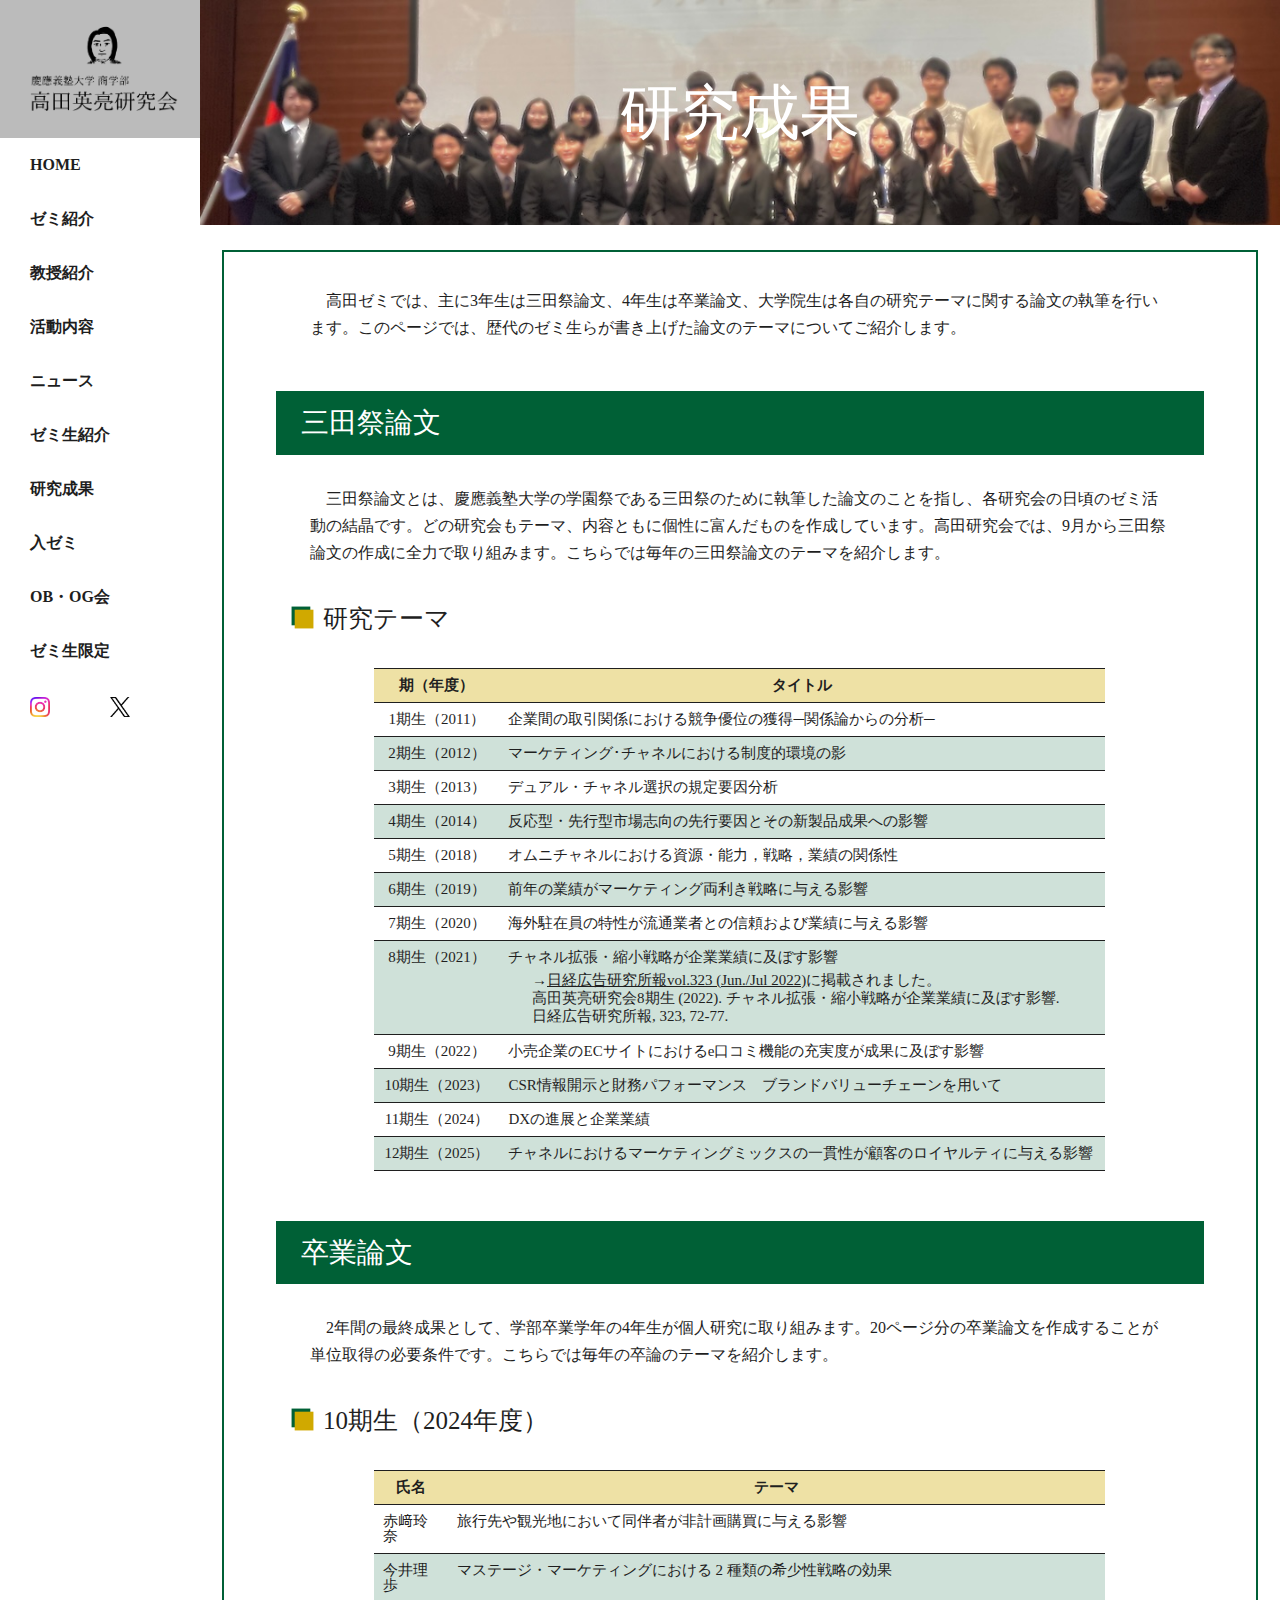
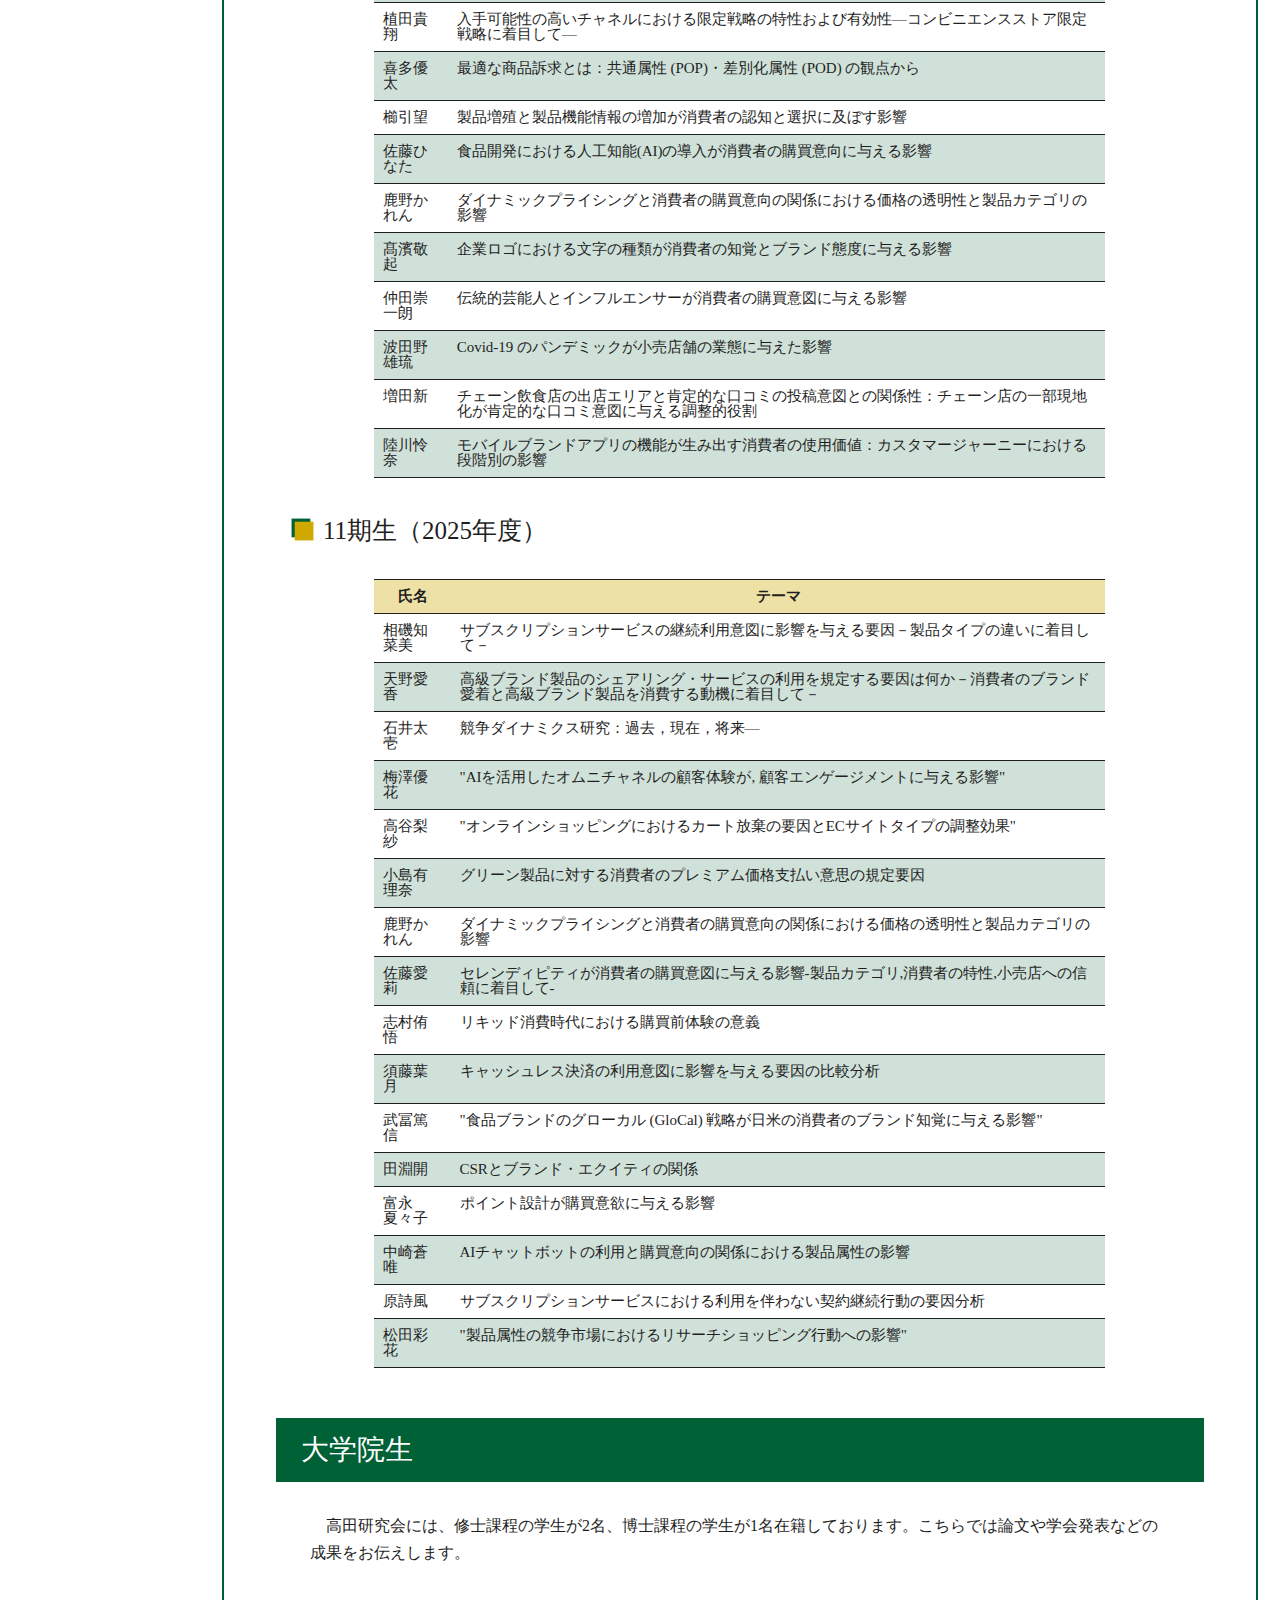
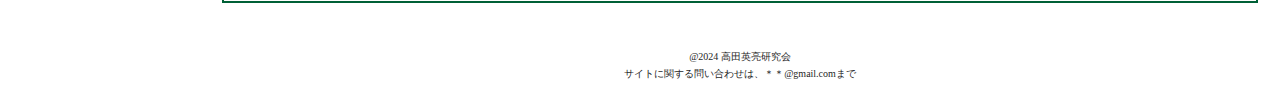
<file: research.html>
<!DOCTYPE html>
<html lang="ja">
  <head>
    <meta charset="utf-8" />
    <meta name="viewport" content="width=device-width,initial-scale=1" />
    <title>研究成果 | 慶應義塾大学商学部 高田英亮研究会</title>
    <meta name="description" content="慶應義塾大学商学部 高田英亮研究会の研究成果紹介ページです。" />
    <meta name="format-detection" content="telephone=no" />

    <!-- favicon/webclipicon -->
    <link rel="apple-touch-icon" sizes="180x180" href="image/favicon_package_v0.16/apple-touch-icon.png" />
    <link rel="icon" type="image/png" sizes="32x32" href="image/favicon_package_v0.16/favicon-32x32.png" />
    <link rel="icon" type="image/png" sizes="16x16" href="image/favicon_package_v0.16/favicon-16x16.png" />
    <link rel="manifest" href="image/favicon_package_v0.16/site.webmanifest" />
    <link rel="mask-icon" href="image/favicon_package_v0.16/safari-pinned-tab.svg" color="#5bbad5" />
    <meta name="msapplication-TileColor" content="#da532c" />
    <meta name="theme-color" content="#ffffff" />

    <link rel="stylesheet" href="css/reset.css" />
    <link rel="stylesheet" href="css/style.css" />
  </head>
  <body>
    <!-- 固定ヘッダー（スマホ表示のみ） -->
    <div class="mobile-header">
      <a href="index.html" class="mobile-header-link"><span>慶應義塾大学商学部</span><img src="image/mobile-header-icon.png" alt="高田ゼミアイコン" class="mobile-logo" />高田英亮研究会</a>
    </div>

    <!-- サイドバー -->
    <div class="sidebar">
      <nav>
        <ul>
          <li>
            <a href="index.html"><img src="image/sidebar-logo.png" alt="高田英亮研究会ロゴ" class="sidebar-logo" /></a>
          </li>
          <li><a href="index.html">HOME</a></li>
          <li><a href="about.html">ゼミ紹介</a></li>
          <li><a href="professor.html">教授紹介</a></li>
          <li><a href="activities.html">活動内容</a></li>
          <li><a href="news.html">ニュース</a></li>
          <li><a href="members.html">ゼミ生紹介</a></li>
          <li><a href="research.html">研究成果</a></li>
          <li><a href="admission.html">入ゼミ</a></li>
          <li><a href="obog.html">OB・OG会</a></li>
          <li><a href="limited.html">ゼミ生限定</a></li>
          <div class="sidebar-icon">
            <li>
              <a href="https://www.instagram.com/takatasemi/" target="_blank"><img src="image/instagram-logo.png" alt="Instagramのアイコン" /></a>
            </li>
            <li>
              <a href="https://x.com/takatasemi" target="_blank"><img src="image/x-logo.png" alt="Xのアイコン" /></a>
            </li>
          </div>
        </ul>
      </nav>
    </div>

    <!-- コンテンツ -->
    <div class="content">
      <header class="content-header">
        <img src="image/research-header.jpg" />
        <h1>研究成果</h1>
      </header>
      <div class="content-inner">
        <p>　高田ゼミでは、主に3年生は三田祭論文、4年生は卒業論文、大学院生は各自の研究テーマに関する論文の執筆を行います。このページでは、歴代のゼミ生らが書き上げた論文のテーマについてご紹介します。</p>
        <h2>三田祭論文</h2>
        <p>　三田祭論文とは、慶應義塾大学の学園祭である三田祭のために執筆した論文のことを指し、各研究会の日頃のゼミ活動の結晶です。どの研究会もテーマ、内容ともに個性に富んだものを作成しています。高田研究会では、9月から三田祭論文の作成に全力で取り組みます。こちらでは毎年の三田祭論文のテーマを紹介します。</p>
        <h3>研究テーマ</h3>
        <div class="research-table">
          <table class="table-row">
            <tr>
              <th>期（年度）</th>
              <th>タイトル</th>
            </tr>
            <tr>
              <td class="table-data-center">1期生（2011）</td>
              <td>企業間の取引関係における競争優位の獲得─関係論からの分析─</td>
            </tr>
            <tr>
              <td class="table-data-center">2期生（2012）</td>
              <td>マーケティング･チャネルにおける制度的環境の影</td>
            </tr>
            <tr>
              <td class="table-data-center">3期生（2013）</td>
              <td>デュアル・チャネル選択の規定要因分析</td>
            </tr>
            <tr>
              <td class="table-data-center">4期生（2014）</td>
              <td>反応型・先行型市場志向の先行要因とその新製品成果への影響</td>
            </tr>
            <tr>
              <td class="table-data-center">5期生（2018）</td>
              <td>オムニチャネルにおける資源・能力，戦略，業績の関係性</td>
            </tr>
            <tr>
              <td class="table-data-center">6期生（2019）</td>
              <td>前年の業績がマーケティング両利き戦略に与える影響</td>
            </tr>
            <tr>
              <td class="table-data-center">7期生（2020）</td>
              <td>海外駐在員の特性が流通業者との信頼および業績に与える影響</td>
            </tr>
            <tr>
              <td class="table-data-center">8期生（2021）</td>
              <td>
                チャネル拡張・縮小戦略が企業業績に及ぼす影響<br />
                <div class="table-data-comment">
                  →<a href="https://www.nikkei-koken.gr.jp/newsletter/3099/" target="_blank">日経広告研究所報vol.323 (Jun./Jul 2022)</a>に掲載されました。<br />
                  高田英亮研究会8期生 (2022). チャネル拡張・縮小戦略が企業業績に及ぼす影響. 日経広告研究所報, 323, 72-77.
                </div>
              </td>
            </tr>
            <tr>
              <td class="table-data-center">9期生（2022）</td>
              <td>小売企業のECサイトにおけるe口コミ機能の充実度が成果に及ぼす影響</td>
            </tr>
            <tr>
              <td class="table-data-center">10期生（2023）</td>
              <td>CSR情報開示と財務パフォーマンス　ブランドバリューチェーンを用いて</td>
            </tr>
            <tr>
              <td class="table-data-center">11期生（2024）</td>
              <td>DXの進展と企業業績</td>
            </tr>
            <tr>
              <td class="table-data-center">12期生（2025）</td>
              <td>チャネルにおけるマーケティングミックスの一貫性が顧客のロイヤルティに与える影響</td>
            </tr>
          </table>
        </div>
        <h2>卒業論文</h2>
        <p>　2年間の最終成果として、学部卒業学年の4年生が個人研究に取り組みます。20ページ分の卒業論文を作成することが単位取得の必要条件です。こちらでは毎年の卒論のテーマを紹介します。</p>
        <h3>10期生（2024年度）</h3>
        <table class="table-row">
          <tr>
            <th>氏名</th>
            <th>テーマ</th>
          </tr>
          <tr>
            <td>赤﨑玲奈</td>
            <td>旅行先や観光地において同伴者が非計画購買に与える影響</td>
          </tr>
          <tr>
            <td>今井理歩</td>
            <td>マステージ・マーケティングにおける 2 種類の希少性戦略の効果</td>
          </tr>
          <tr>
            <td>植田貴翔</td>
            <td>入手可能性の高いチャネルにおける限定戦略の特性および有効性―コンビニエンスストア限定戦略に着目して―</td>
          </tr>
          <tr>
            <td>喜多優太</td>
            <td>最適な商品訴求とは：共通属性 (POP)・差別化属性 (POD) の観点から</td>
          </tr>
          <tr>
            <td>櫛引望</td>
            <td>製品増殖と製品機能情報の増加が消費者の認知と選択に及ぼす影響</td>
          </tr>
          <tr>
            <td>佐藤ひなた</td>
            <td>食品開発における人工知能(AI)の導入が消費者の購買意向に与える影響</td>
          </tr>
          <tr>
            <td>鹿野かれん</td>
            <td>ダイナミックプライシングと消費者の購買意向の関係における価格の透明性と製品カテゴリの影響</td>
          </tr>
          <tr>
            <td>髙濱敬起</td>
            <td>企業ロゴにおける文字の種類が消費者の知覚とブランド態度に与える影響</td>
          </tr>
          <tr>
            <td>仲田崇一朗</td>
            <td>伝統的芸能人とインフルエンサーが消費者の購買意図に与える影響</td>
          </tr>
          <tr>
            <td>波田野雄琉</td>
            <td>Covid-19 のパンデミックが小売店舗の業態に与えた影響</td>
          </tr>
          <tr>
            <td>増田新</td>
            <td>チェーン飲食店の出店エリアと肯定的な口コミの投稿意図との関係性：チェーン店の一部現地化が肯定的な口コミ意図に与える調整的役割</td>
          </tr>
          <tr>
            <td>陸川怜奈</td>
            <td>モバイルブランドアプリの機能が生み出す消費者の使用価値：カスタマージャーニーにおける段階別の影響</td>
          </tr>
        </table>
          <h3>11期生（2025年度）</h3>
        <table class="table-row">
          <tr>
            <th>氏名</th>
            <th>テーマ</th>
          </tr>
          <tr>
            <td>相磯知菜美</td>
            <td>サブスクリプションサービスの継続利用意図に影響を与える要因－製品タイプの違いに着目して－</td>
          </tr>
          <tr>
            <td>天野愛香</td>
            <td>高級ブランド製品のシェアリング・サービスの利用を規定する要因は何か－消費者のブランド愛着と高級ブランド製品を消費する動機に着目して－</td>
          </tr>
          <tr>
            <td>石井太壱</td>
            <td>競争ダイナミクス研究：過去，現在，将来―</td>
          </tr>
          <tr>
            <td>梅澤優花</td>
            <td>"AIを活用したオムニチャネルの顧客体験が, 顧客エンゲージメントに与える影響"</td>
          </tr>
          <tr>
            <td>高谷梨紗</td>
            <td>"オンラインショッピングにおけるカート放棄の要因とECサイトタイプの調整効果"</td>
          </tr>
          <tr>
            <td>小島有理奈</td>
            <td>グリーン製品に対する消費者のプレミアム価格支払い意思の規定要因</td>
          </tr>
          <tr>
            <td>鹿野かれん</td>
            <td>ダイナミックプライシングと消費者の購買意向の関係における価格の透明性と製品カテゴリの影響</td>
          </tr>
          <tr>
            <td>佐藤愛莉</td>
            <td>セレンディピティが消費者の購買意図に与える影響-製品カテゴリ,消費者の特性,小売店への信頼に着目して-</td>
          </tr>
          <tr>
            <td>志村侑悟</td>
            <td>リキッド消費時代における購買前体験の意義</td>
          </tr>
          <tr>
            <td>須藤葉月</td>
            <td>キャッシュレス決済の利用意図に影響を与える要因の比較分析</td>
          </tr>
          <tr>
            <td>武冨篤信</td>
            <td>"食品ブランドのグローカル (GloCal) 戦略が日米の消費者のブランド知覚に与える影響"</td>
          </tr>
          <tr>
            <td>田淵開</td>
            <td>CSRとブランド・エクイティの関係</td>
          </tr>
           <tr>
            <td>富永夏々子</td>
            <td>ポイント設計が購買意欲に与える影響</td>
          </tr>
           <tr>
            <td>中崎蒼唯</td>
            <td>AIチャットボットの利用と購買意向の関係における製品属性の影響</td>
          </tr>
           <tr>
            <td>原詩風</td>
            <td>サブスクリプションサービスにおける利用を伴わない契約継続行動の要因分析</td>
          </tr>
           <tr>
            <td>松田彩花</td>
            <td>"製品属性の競争市場におけるリサーチショッピング行動への影響"</td>
          </tr>
        </table>
        <h2>大学院生</h2>
        <p>　高田研究会には、修士課程の学生が2名、博士課程の学生が1名在籍しております。こちらでは論文や学会発表などの成果をお伝えします。</p>
      </div>
      <!-- 固定フッター -->
      <footer class="footer">
        <p>@2024 高田英亮研究会</p>
        <p>サイトに関する問い合わせは、＊＊@gmail.comまで</p>
      </footer>
    </div>
  </body>
</html>
</file>
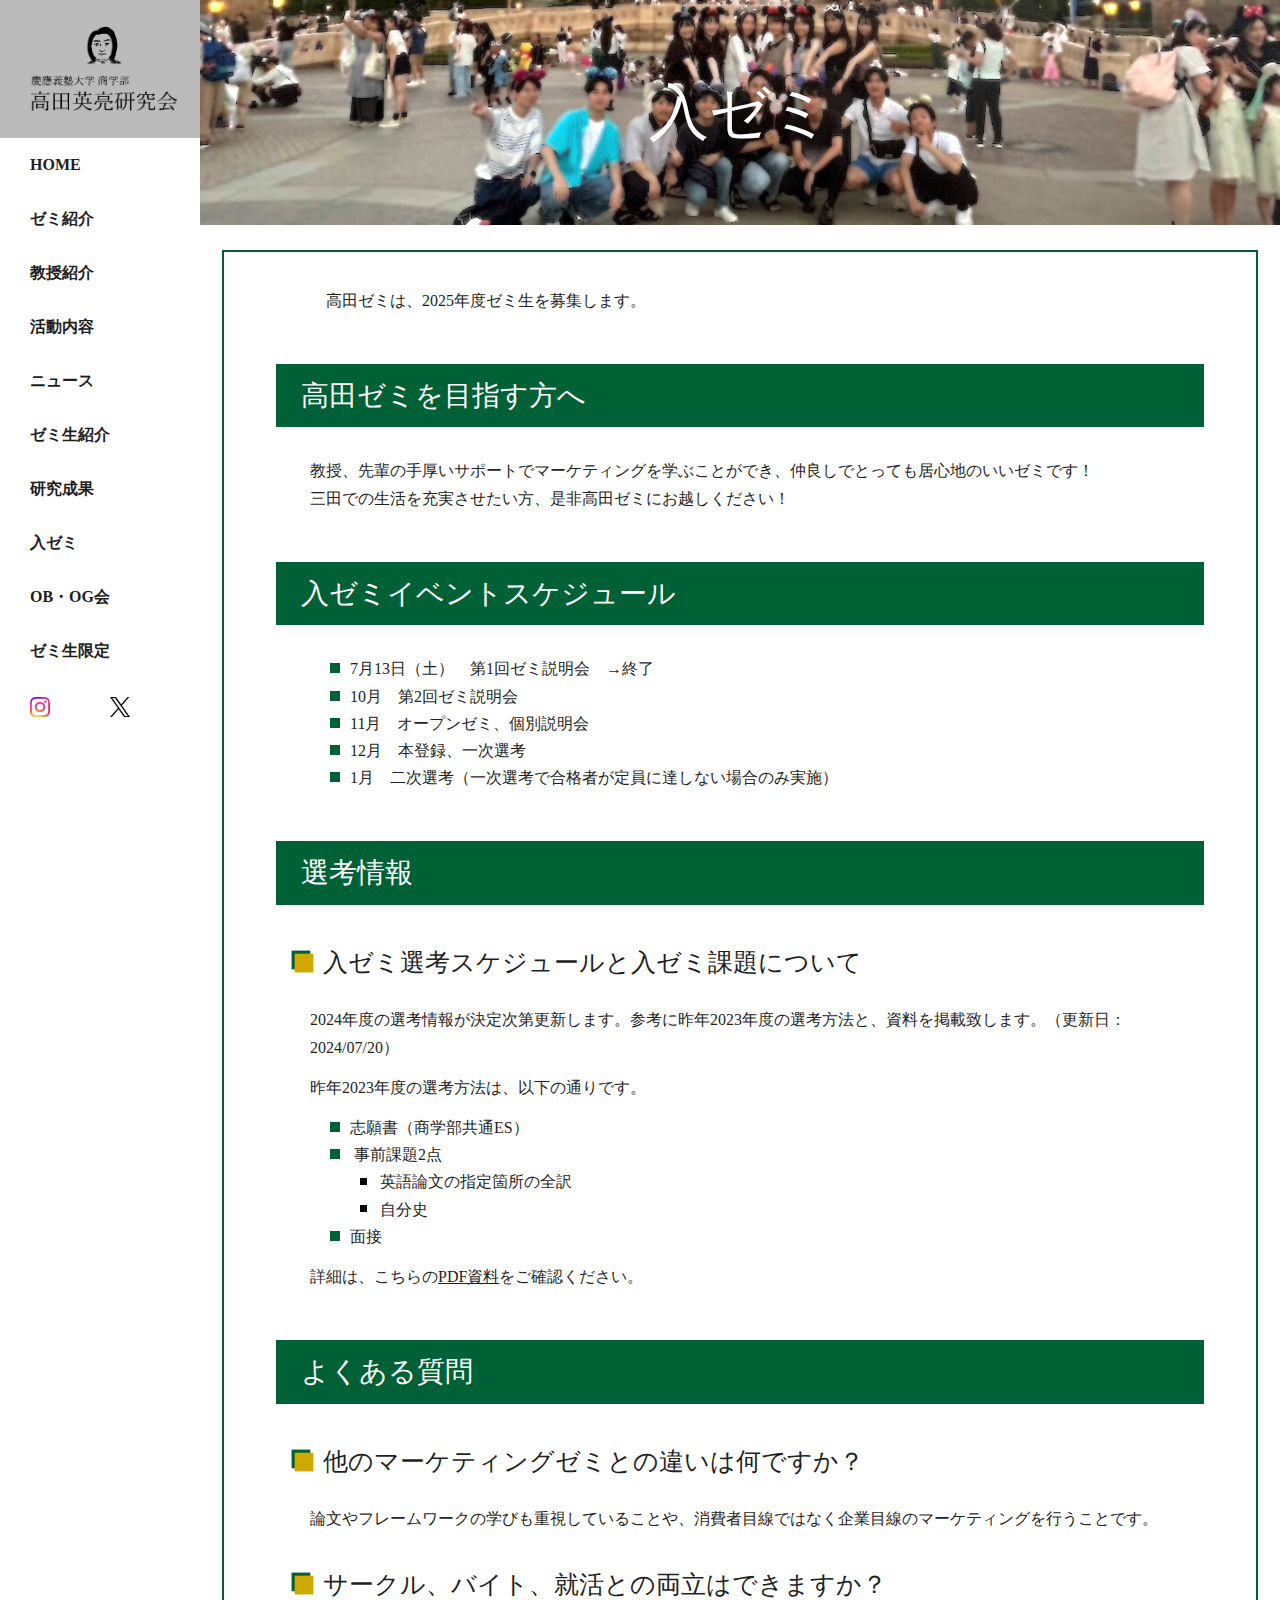
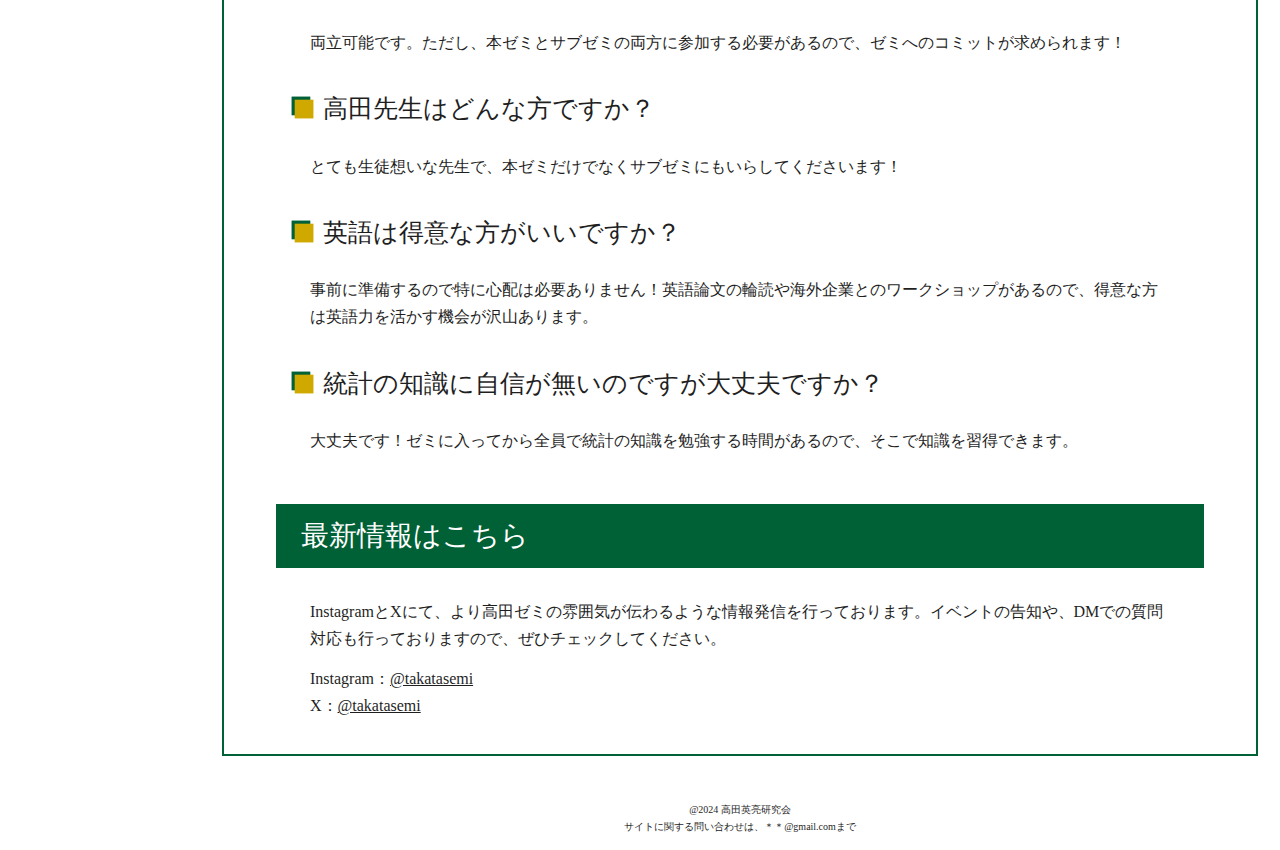
<file: keiotakatazemi-main/admission.html>
<!DOCTYPE html>
<html lang="ja">
  <head>
    <meta charset="utf-8" />
    <meta name="viewport" content="width=device-width,initial-scale=1" />
    <title>入ゼミ | 慶應義塾大学商学部 高田英亮研究会</title>
    <meta name="description" content="慶應義塾大学商学部 高田英亮研究会の入ゼミページです。" />
    <meta name="format-detection" content="telephone=no" />

    <!-- favicon/webclipicon -->
    <link rel="apple-touch-icon" sizes="180x180" href="image/favicon_package_v0.16/apple-touch-icon.png" />
    <link rel="icon" type="image/png" sizes="32x32" href="image/favicon_package_v0.16/favicon-32x32.png" />
    <link rel="icon" type="image/png" sizes="16x16" href="image/favicon_package_v0.16/favicon-16x16.png" />
    <link rel="manifest" href="image/favicon_package_v0.16/site.webmanifest" />
    <link rel="mask-icon" href="image/favicon_package_v0.16/safari-pinned-tab.svg" color="#5bbad5" />
    <meta name="msapplication-TileColor" content="#da532c" />
    <meta name="theme-color" content="#ffffff" />

    <link rel="stylesheet" href="css/reset.css" />
    <link rel="stylesheet" href="css/style.css" />
  </head>
  <body>
    <!-- 固定ヘッダー（スマホ表示のみ） -->
    <div class="mobile-header">
      <a href="index.html" class="mobile-header-link"><span>慶應義塾大学商学部</span><img src="image/mobile-header-icon.png" alt="高田ゼミアイコン" class="mobile-logo" />高田英亮研究会</a>
    </div>

    <!-- サイドバー -->
    <div class="sidebar">
      <nav>
        <ul>
          <li>
            <a href="index.html"><img src="image/sidebar-logo.png" alt="高田英亮研究会ロゴ" class="sidebar-logo" /></a>
          </li>
          <li><a href="index.html">HOME</a></li>
          <li><a href="about.html">ゼミ紹介</a></li>
          <li><a href="professor.html">教授紹介</a></li>
          <li><a href="activities.html">活動内容</a></li>
          <li><a href="news.html">ニュース</a></li>
          <li><a href="members.html">ゼミ生紹介</a></li>
          <li><a href="research.html">研究成果</a></li>
          <li><a href="admission.html">入ゼミ</a></li>
          <li><a href="obog.html">OB・OG会</a></li>
          <li><a href="limited.html">ゼミ生限定</a></li>
          <div class="sidebar-icon">
            <li>
              <a href="https://www.instagram.com/takatasemi/" target="_blank"><img src="image/instagram-logo.png" alt="Instagramのアイコン" /></a>
            </li>
            <li>
              <a href="https://x.com/takatasemi" target="_blank"><img src="image/x-logo.png" alt="Xのアイコン" /></a>
            </li>
          </div>
        </ul>
      </nav>
    </div>

    <!-- コンテンツ -->
    <div class="content">
      <header class="content-header">
        <img src="image/admission-header.jpg" />
        <h1>入ゼミ</h1>
      </header>
      <div class="content-inner">
        <p>　高田ゼミは、2025年度ゼミ生を募集します。</p>
        <h2>高田ゼミを目指す方へ</h2>
        <p>
          教授、先輩の手厚いサポートでマーケティングを学ぶことができ、仲良しでとっても居心地のいいゼミです！<br />
          三田での生活を充実させたい方、是非高田ゼミにお越しください！
        </p>
        <h2>入ゼミイベントスケジュール</h2>
        <ul class="content-inner-ul">
          <li>7月13日（土）　第1回ゼミ説明会　→終了</li>
          <li>10月　第2回ゼミ説明会</li>
          <li>11月　オープンゼミ、個別説明会</li>
          <li>12月　本登録、一次選考</li>
          <li>1月　二次選考（一次選考で合格者が定員に達しない場合のみ実施）</li>
        </ul>
        <h2>選考情報</h2>
        <h3>入ゼミ選考スケジュールと入ゼミ課題について</h3>
        <p>2024年度の選考情報が決定次第更新します。参考に昨年2023年度の選考方法と、資料を掲載致します。（更新日：2024/07/20）</p>
        <p>昨年2023年度の選考方法は、以下の通りです。</p>
        <ul class="content-inner-ul">
          <li>志願書（商学部共通ES）</li>
          <li>
            事前課題2点
            <ul class="content-inner-ul-2">
              <li>英語論文の指定箇所の全訳</li>
              <li>自分史</li>
            </ul>
          </li>
          <li>面接</li>
        </ul>
        <p>詳細は、こちらの<a class="admission-link" href="pdf/admission-2023.pdf" target="_blank">PDF資料</a>をご確認ください。</p>
        <!--
        <h3>入ゼミ課題ダウンロード</h3>
        <p>上記PDF資料に記載の通り、入ゼミ選考を受けるにあたり、</p>
        <ul class="content-inner-ul">
          <li>志願書（商学部共通ES）</li>
          <li>
            事前課題2点
            <ul class="content-inner-ul-2">
              <li>英語論文の指定箇所の全訳</li>
              <li>自分史</li>
            </ul>
          </li>
        </ul>
        <p>の3点すべての提出が必要です。</p>
        <p>志願書（商学部共通ES）と英語論文は、以下からダウンロードしてください。</p>
        <ul class="content-inner-ul">
          <li><a class="admission-link" href="">志願書（商学部共通ES）</a></li>
          <li><a class="admission-link" href="">英語論文</a></li>
        </ul>
      -->
        <h2>よくある質問</h2>
        <h3>他のマーケティングゼミとの違いは何ですか？</h3>
        <p>論文やフレームワークの学びも重視していることや、消費者目線ではなく企業目線のマーケティングを行うことです。</p>
        <h3>サークル、バイト、就活との両立はできますか？</h3>
        <p>両立可能です。ただし、本ゼミとサブゼミの両方に参加する必要があるので、ゼミへのコミットが求められます！</p>
        <h3>高田先生はどんな方ですか？</h3>
        <p>とても生徒想いな先生で、本ゼミだけでなくサブゼミにもいらしてくださいます！</p>
        <h3>英語は得意な方がいいですか？</h3>
        <p>事前に準備するので特に心配は必要ありません！英語論文の輪読や海外企業とのワークショップがあるので、得意な方は英語力を活かす機会が沢山あります。</p>
        <h3>統計の知識に自信が無いのですが大丈夫ですか？</h3>
        <p>大丈夫です！ゼミに入ってから全員で統計の知識を勉強する時間があるので、そこで知識を習得できます。</p>
        <h2>最新情報はこちら</h2>
        <p>InstagramとXにて、より高田ゼミの雰囲気が伝わるような情報発信を行っております。イベントの告知や、DMでの質問対応も行っておりますので、ぜひチェックしてください。</p>
        <p>
          Instagram：<a class="admission-link" href="https://www.instagram.com/takatasemi/" target="_blank">@takatasemi</a> <br />
          X：<a class="admission-link" href="https://x.com/takatasemi" target="_blank">@takatasemi</a>
        </p>
      </div>
      <!-- 固定フッター -->
      <footer class="footer">
        <p>@2024 高田英亮研究会</p>
        <p>サイトに関する問い合わせは、＊＊@gmail.comまで</p>
      </footer>
    </div>
  </body>
</html>
</file>
<file: css/style.css>
body {
  margin: 0;
  font-family: "游明朝", "Yu Mincho", YuMincho, "Hiragino Mincho Pro", serif;
  background-color: #ffffff;
  color: #ffffff;
}
p,
h2,
h3 {
  line-height: 1.7;
}
a {
  color: inherit;
  text-decoration: none;
}
b {
  font-weight: bold;
}
.italic {
  font-style: italic;
}

/*スマホヘッダー*/

.mobile-header {
  display: none;
  background-color: #006036;
  color: white;
  padding: 10px;
  text-align: center;
  position: sticky;
  width: 100%;
  top: 0;
  z-index: 1000;
}

.mobile-header-link {
  display: flex;
  align-items: center;
  justify-content: center;
}

.mobile-header-link img {
  width: 30px;
  height: 30px;
  margin: 0 5px;
  text-align: center;
}
.mobile-header-link span {
  font-size: 12px;
}

/*PC*/

.sidebar {
  background-color: #ffffff;
  width: 200px;
  height: 100vh;
  position: fixed;
  top: 0;
  left: 0;
  overflow-y: auto;
  display: flex;
  flex-direction: column;
  justify-content: space-between;
  font-weight: bold;
}

.sidebar-logo {
  height: 100px;
}

.sidebar nav ul {
  list-style-type: none;
  padding: 0;
}

.sidebar nav ul li a {
  color: #1e1e1e;
  padding: 19px 30px;
  display: block;
  transition: background-color 0.3s;
}

.sidebar nav ul li a:hover {
  background-color: #bbbbbb;
}
.sidebar-icon {
  display: flex;
}
.sidebar-icon img {
  width: 20px;
  height: 20px;
}
.content {
  margin-left: 200px;
  background-color: white;
}

.header {
  position: relative;
  text-align: center;
  color: white;
}

.header img {
  width: 100%;
  height: 400px;
  object-fit: cover;
}

.updates {
  color: #1f1f1f;
  padding: 15px;
  margin: 25px;
  border-top: #1f1f1f solid;
  border-bottom: #1f1f1f solid;
}
.heading-icon {
  width: 25px;
  margin: 0 5px;
}
.section h3::before {
  content: "";
  display: inline-block;
  width: 25px;
  height: 25px;
  background-image: url(../image/heading-icon-white.svg);
  background-size: contain;
  background-repeat: no-repeat;
  margin-right: 8px;
  vertical-align: text-top;
}
.updates h2 {
  margin-top: 0;
  font-size: 25px;
  font-weight: bold;
}

.updates ul {
  padding-left: 20px;
  margin-top: 15px;
}

.updates li {
  margin-bottom: 10px;
}

.updates a,
.professor-link {
  text-decoration: underline;
}
.updates a:hover,
.professor-link:hover {
  transition: color 0.3s;
  color: #d0a900;
}

.content-sections {
  display: flex;
  flex-wrap: wrap;
  gap: 20px;
  margin: 0 25px;
}

.content-sections > div {
  flex: 1 1 calc(50% - 20px);
  background-color: #006036;
  color: white;
  padding: 15px;
  text-align: center;
}

.content-sections > div h3 {
  margin-top: 10px;
  padding-bottom: 8px;
  font-size: 25px;
  font-weight: bold;
}

.content-sections > div p {
  margin: 15px;
  text-align: left;
}

.read-more {
  display: inline-block;
  border: 0.5px solid #1f1f1f;
  padding: 10px 25px;
  margin: 8px;
  font-size: 20px;
  color: #006036;
  background-color: #ffffff;
}

.read-more:hover {
  transition: background-color 0.3s;
  color: #ffffff;
  background-color: #d0a900;
}

.seminar-members-link {
  display: none;
  background-color: #006036;
  color: white;
  text-align: center;
  padding: 10px;
  margin: 20px 25px 25px 25px;
}

.sp-social-icons {
  display: none;
  justify-content: center;
  margin: 20px 0;
}

.sp-social-icons a {
  margin: 0 10px;
  display: inline-block;
}

.sp-social-icons img {
  width: 30px;
  height: 30px;
}
.footer {
  color: #1f1f1f;
  text-align: center;
  padding: 20px 0 15px 0;
  position: relative;
  bottom: 0;
  width: 100%;
  font-size: 10px;
}

/* スマホ表示 */
@media (max-width: 768px) {
  .mobile-header {
    display: block;
  }

  .sidebar {
    display: none;
  }

  .content {
    margin-left: 0;
  }
  .content-sections {
    flex-direction: column;
  }

  .seminar-members-link {
    display: block;
  }

  .sp-social-icons {
    display: flex;
  }

  .footer {
    background-color: #006036;
    color: white;
    text-align: center;
    padding: 10px;

    bottom: 0;
    width: 100%;
  }
}

/*コンテンツ部分*/

.content-header {
  position: relative;
}
.content-header img {
  width: 100%;
  height: auto;
}
.content-header h1 {
  position: absolute;
  top: 50%;
  left: 50%;
  transform: translate(-50%, -50%);
  font-size: 60px;
  color: #ffffff;
  padding: 0;
  margin: 0;
}

.content-inner {
  width: 96%;
  margin: 25px auto;
  border: #006036 solid 2px;
  padding: 2% 8%;
  color: #1f1f1f;
}

.content-inner h2 {
  padding: 8px 25px;
  margin: 50px -4% 30px -4%;
  font-size: 28px;
  background-color: #006036;
  color: #ffffff;
}

.content-inner p {
  margin: 13px 0;
}
.content-inner h3 {
  padding: 7px 0;
  margin: 25px -20px 15px -20px;
  font-size: 25px;
}
.content-inner h3::before {
  content: "";
  display: inline-block;
  width: 25px;
  height: 25px;
  background-image: url(../image/heading-icon.svg);
  background-size: contain;
  background-repeat: no-repeat;
  margin-right: 8px;
  vertical-align: text-top;
}

.content-inner-ul {
  margin: 0 20px;
  line-height: 1.7;
}

.content-inner-ul li:before {
  content: ""; /* 空の要素作成 */
  width: 10px; /* 幅指定 */
  height: 10px; /* 高さ指定 */
  display: inline-block; /* インラインブロックにする */
  background-color: #006036; /* 背景色指定 */
  border-radius: 0%; /* 要素を丸くする */
  position: relative; /* 位置調整 */
  top: -1px; /* 位置調整 */
  margin-right: 10px; /* 余白指定 */
}
.content-inner-ul-2 {
  margin: 0 30px 0 30px;
}
.content-inner-ul-2 li:before {
  content: ""; /* 空の要素作成 */
  width: 7px; /* 幅指定 */
  height: 7px; /* 高さ指定 */
  display: inline-block; /* インラインブロックにする */
  background-color: #000000; /* 背景色指定 */
  border-radius: 0%; /* 要素を丸くする */
  position: relative; /* 位置調整 */
  top: -2.5px; /* 位置調整 */
  margin-right: 13px; /* 余白指定 */
}
.content-inner-yellow {
  background-color: #d0aa005a;
  margin: 20px 0;
  padding: 10px 20px;
}
@media (max-width: 768px) {
  .content-inner-ul {
    margin: 0;
  }
  .content-inner-ul-2 {
    margin: 0 0 0 20px;
  }
  .content-inner h2 {
    padding: 8px 15px;
    font-size: 21px;
    margin: 40px -5% 20px -5%;
  }
  .content-inner h3 {
    padding: 7px 0;
    margin: 20px -3% 12px -3%;
    font-size: 20px;
  }
  .content-inner h3::before {
    content: "";
    display: inline-block;
    width: 20px;
    height: 20px;
    background-image: url(../image/heading-icon.svg);
    background-size: contain;
    background-repeat: no-repeat;
    margin-right: 4px;
    vertical-align: text-top;
  }
}
.professor-img {
  width: 65%;
  display: block;
  margin: 0 auto;
}

@media (max-width: 768px) {
  .professor-img {
    width: 90%;
  }
}
/*table*/
table {
  font-size: 15px;
  width: 85%;
  margin: 20px auto;
  border-collapse: collapse;
  border-spacing: 0;
  border-top: solid 1px #1f1f1f;
}

.table-row tr:first-child {
  background: #d0aa005a;
  font-weight: bold;
}
.table-row tr:nth-child(2n + 3) {
  background: #00603630;
}

.table-data-center {
  text-align: center;
}
.table-row th,
.table-row td {
  padding: 9px;
  border-bottom: solid 1px #1f1f1f;
}

.table-data-comment {
  margin: 1% 4% 0 4%;
  line-height: 1.2;
}
.table-data-comment a {
  text-decoration: underline;
}
.table-data-comment a:hover {
  transition: color 0.3s;
  color: #d0a900;
}
.research-table .table-data-center {
  width: 125px;
}

.table-column th {
  background: #d0aa005a;
  font-weight: bold;
}
.table-column th,
.table-column td {
  padding: 9px;
  border-bottom: solid 1px #1f1f1f;
}

/* スマホ表示 */
@media (max-width: 768px) {
  .research-table .table-data-center {
    width: 40px;
  }
}

/*メンバー*/
.members-img {
  width: 65%;
  display: block;
  margin: 0 auto;
}

.members-table {
  display: flex;
  flex-wrap: wrap;
}
.members-table table {
  width: 42.5%;
  margin: 13px auto;
}
.members-table th {
  width: 72px;
}
.members-table th,
.members-table td {
  padding: 7px;
  border-bottom: solid 1px #1f1f1f;
  font-size: 14.5px;
}

/* スマホ表示 */
@media (max-width: 768px) {
  .members-img {
    width: 85%;
  }
  .members-table {
    flex-direction: column;
  }
  .members-table table {
    width: 85%;
    margin: 10px auto;
  }
}

/* スマホ表示 */
@media (max-width: 768px) {
  .content-header h1 {
    font-size: 30px;
  }
}

/*news, obog*/
.news-article,
.obog-article {
  border-top: #006036 1.5px solid;
  margin-top: 25px;
  padding: 15px 0;
}

.news-article-header,
.obog-article-header {
  display: flex;
  flex-direction: row;
  align-items: center;
}
.news-article-header .news-article-date,
.obog-article-header .obog-article-date {
  font-size: 14px;
  margin-right: 18px;
  padding: 0 3px;
  border-bottom: #d0a900 1.5px solid;
}

.news-article h2,
.obog-article h2 {
  color: #006036;
  background-color: #ffffff;
  margin: 0;
  padding: 0;
  font-size: 28px;
  font-weight: bold;
}

.news-article h2::before,
.obog-article h2::before {
  content: "";
  display: inline-block;
  width: 28px;
  height: 28px;
  background-image: url(../image/heading-icon.svg);
  background-size: contain;
  background-repeat: no-repeat;
  margin-right: 8px;
  vertical-align: text-top;
}

.news-article-img,
.obog-article-img {
  display: flex;
  flex-wrap: wrap;
  margin: 22px 25px;
}
.news-article-img img,
.obog-article-img img {
  width: 40%;
  margin: 0 auto;
}

/* news, obogスマホ表示 */
@media (max-width: 768px) {
  .news-article-header,
  .obog-article-header {
    flex-direction: column;
    align-items: baseline;
  }
  .news-article-header .news-article-date,
  .obog-article-header .obog-article-date {
    margin-top: 0;
    margin-bottom: 0;
    margin-left: 8px;
  }
  .news-article h2,
  .obog-article h2 {
    margin-top: 8px;
    font-size: 25px;
  }
  .news-article-img,
  .obog-article-img {
    flex-wrap: nowrap;
    flex-direction: column;
    margin: 15px 25px;
  }
  .news-article-img img,
  .obog-article-img img {
    width: 100%;
    margin: 10px auto;
  }
}

/*入ゼミ*/
.admission-link,
.news-link {
  text-decoration: underline;
}

.admission-link:hover,
.news-link:hover {
  transition: color 0.3s;
  color: #d0a900;
}
</file>
<file: keiotakatazemi-main/css/style.css>
body {
  margin: 0;
  font-family: "游明朝", "Yu Mincho", YuMincho, "Hiragino Mincho Pro", serif;
  background-color: #ffffff;
  color: #ffffff;
}
p,
h2,
h3 {
  line-height: 1.7;
}
a {
  color: inherit;
  text-decoration: none;
}
b {
  font-weight: bold;
}
.italic {
  font-style: italic;
}

/*スマホヘッダー*/

.mobile-header {
  display: none;
  background-color: #006036;
  color: white;
  padding: 10px;
  text-align: center;
  position: sticky;
  width: 100%;
  top: 0;
  z-index: 1000;
}

.mobile-header-link {
  display: flex;
  align-items: center;
  justify-content: center;
}

.mobile-header-link img {
  width: 30px;
  height: 30px;
  margin: 0 5px;
  text-align: center;
}
.mobile-header-link span {
  font-size: 12px;
}

/*PC*/

.sidebar {
  background-color: #ffffff;
  width: 200px;
  height: 100vh;
  position: fixed;
  top: 0;
  left: 0;
  overflow-y: auto;
  display: flex;
  flex-direction: column;
  justify-content: space-between;
  font-weight: bold;
}

.sidebar-logo {
  height: 100px;
}

.sidebar nav ul {
  list-style-type: none;
  padding: 0;
}

.sidebar nav ul li a {
  color: #1e1e1e;
  padding: 19px 30px;
  display: block;
  transition: background-color 0.3s;
}

.sidebar nav ul li a:hover {
  background-color: #bbbbbb;
}
.sidebar-icon {
  display: flex;
}
.sidebar-icon img {
  width: 20px;
  height: 20px;
}
.content {
  margin-left: 200px;
  background-color: white;
}

.header {
  position: relative;
  text-align: center;
  color: white;
}

.header img {
  width: 100%;
  height: 400px;
  object-fit: cover;
}

.updates {
  color: #1f1f1f;
  padding: 15px;
  margin: 25px;
  border-top: #1f1f1f solid;
  border-bottom: #1f1f1f solid;
}
.heading-icon {
  width: 25px;
  margin: 0 5px;
}
.section h3::before {
  content: "";
  display: inline-block;
  width: 25px;
  height: 25px;
  background-image: url(../image/heading-icon-white.svg);
  background-size: contain;
  background-repeat: no-repeat;
  margin-right: 8px;
  vertical-align: text-top;
}
.updates h2 {
  margin-top: 0;
  font-size: 25px;
  font-weight: bold;
}

.updates ul {
  padding-left: 20px;
  margin-top: 15px;
}

.updates li {
  margin-bottom: 10px;
}

.updates a,
.professor-link {
  text-decoration: underline;
}
.updates a:hover,
.professor-link:hover {
  transition: color 0.3s;
  color: #d0a900;
}

.content-sections {
  display: flex;
  flex-wrap: wrap;
  gap: 20px;
  margin: 0 25px;
}

.content-sections > div {
  flex: 1 1 calc(50% - 20px);
  background-color: #006036;
  color: white;
  padding: 15px;
  text-align: center;
}

.content-sections > div h3 {
  margin-top: 10px;
  padding-bottom: 8px;
  font-size: 25px;
  font-weight: bold;
}

.content-sections > div p {
  margin: 15px;
  text-align: left;
}

.read-more {
  display: inline-block;
  border: 0.5px solid #1f1f1f;
  padding: 10px 25px;
  margin: 8px;
  font-size: 20px;
  color: #006036;
  background-color: #ffffff;
}

.read-more:hover {
  transition: background-color 0.3s;
  color: #ffffff;
  background-color: #d0a900;
}

.seminar-members-link {
  display: none;
  background-color: #006036;
  color: white;
  text-align: center;
  padding: 10px;
  margin: 20px 25px 25px 25px;
}

.sp-social-icons {
  display: none;
  justify-content: center;
  margin: 20px 0;
}

.sp-social-icons a {
  margin: 0 10px;
  display: inline-block;
}

.sp-social-icons img {
  width: 30px;
  height: 30px;
}
.footer {
  color: #1f1f1f;
  text-align: center;
  padding: 20px 0 15px 0;
  position: relative;
  bottom: 0;
  width: 100%;
  font-size: 10px;
}

/* スマホ表示 */
@media (max-width: 768px) {
  .mobile-header {
    display: block;
  }

  .sidebar {
    display: none;
  }

  .content {
    margin-left: 0;
  }
  .content-sections {
    flex-direction: column;
  }

  .seminar-members-link {
    display: block;
  }

  .sp-social-icons {
    display: flex;
  }

  .footer {
    background-color: #006036;
    color: white;
    text-align: center;
    padding: 10px;

    bottom: 0;
    width: 100%;
  }
}

/*コンテンツ部分*/

.content-header {
  position: relative;
}
.content-header img {
  width: 100%;
  height: auto;
}
.content-header h1 {
  position: absolute;
  top: 50%;
  left: 50%;
  transform: translate(-50%, -50%);
  font-size: 60px;
  color: #ffffff;
  padding: 0;
  margin: 0;
}

.content-inner {
  width: 96%;
  margin: 25px auto;
  border: #006036 solid 2px;
  padding: 2% 8%;
  color: #1f1f1f;
}

.content-inner h2 {
  padding: 8px 25px;
  margin: 50px -4% 30px -4%;
  font-size: 28px;
  background-color: #006036;
  color: #ffffff;
}

.content-inner p {
  margin: 13px 0;
}
.content-inner h3 {
  padding: 7px 0;
  margin: 25px -20px 15px -20px;
  font-size: 25px;
}
.content-inner h3::before {
  content: "";
  display: inline-block;
  width: 25px;
  height: 25px;
  background-image: url(../image/heading-icon.svg);
  background-size: contain;
  background-repeat: no-repeat;
  margin-right: 8px;
  vertical-align: text-top;
}

.content-inner-ul {
  margin: 0 20px;
  line-height: 1.7;
}

.content-inner-ul li:before {
  content: ""; /* 空の要素作成 */
  width: 10px; /* 幅指定 */
  height: 10px; /* 高さ指定 */
  display: inline-block; /* インラインブロックにする */
  background-color: #006036; /* 背景色指定 */
  border-radius: 0%; /* 要素を丸くする */
  position: relative; /* 位置調整 */
  top: -1px; /* 位置調整 */
  margin-right: 10px; /* 余白指定 */
}
.content-inner-ul-2 {
  margin: 0 30px 0 30px;
}
.content-inner-ul-2 li:before {
  content: ""; /* 空の要素作成 */
  width: 7px; /* 幅指定 */
  height: 7px; /* 高さ指定 */
  display: inline-block; /* インラインブロックにする */
  background-color: #000000; /* 背景色指定 */
  border-radius: 0%; /* 要素を丸くする */
  position: relative; /* 位置調整 */
  top: -2.5px; /* 位置調整 */
  margin-right: 13px; /* 余白指定 */
}
.content-inner-yellow {
  background-color: #d0aa005a;
  margin: 20px 0;
  padding: 10px 20px;
}
@media (max-width: 768px) {
  .content-inner-ul {
    margin: 0;
  }
  .content-inner-ul-2 {
    margin: 0 0 0 20px;
  }
  .content-inner h2 {
    padding: 8px 15px;
    font-size: 21px;
    margin: 40px -5% 20px -5%;
  }
  .content-inner h3 {
    padding: 7px 0;
    margin: 20px -3% 12px -3%;
    font-size: 20px;
  }
  .content-inner h3::before {
    content: "";
    display: inline-block;
    width: 20px;
    height: 20px;
    background-image: url(../image/heading-icon.svg);
    background-size: contain;
    background-repeat: no-repeat;
    margin-right: 4px;
    vertical-align: text-top;
  }
}
.professor-img {
  width: 65%;
  display: block;
  margin: 0 auto;
}

@media (max-width: 768px) {
  .professor-img {
    width: 90%;
  }
}
/*table*/
table {
  font-size: 15px;
  width: 85%;
  margin: 20px auto;
  border-collapse: collapse;
  border-spacing: 0;
  border-top: solid 1px #1f1f1f;
}

.table-row tr:first-child {
  background: #d0aa005a;
  font-weight: bold;
}
.table-row tr:nth-child(2n + 3) {
  background: #00603630;
}

.table-data-center {
  text-align: center;
}
.table-row th,
.table-row td {
  padding: 9px;
  border-bottom: solid 1px #1f1f1f;
}

.table-data-comment {
  margin: 1% 4% 0 4%;
  line-height: 1.2;
}
.table-data-comment a {
  text-decoration: underline;
}
.table-data-comment a:hover {
  transition: color 0.3s;
  color: #d0a900;
}
.research-table .table-data-center {
  width: 125px;
}

.table-column th {
  background: #d0aa005a;
  font-weight: bold;
}
.table-column th,
.table-column td {
  padding: 9px;
  border-bottom: solid 1px #1f1f1f;
}

/* スマホ表示 */
@media (max-width: 768px) {
  .research-table .table-data-center {
    width: 40px;
  }
}

/*メンバー*/
.members-img {
  width: 65%;
  display: block;
  margin: 0 auto;
}

.members-table {
  display: flex;
  flex-wrap: wrap;
}
.members-table table {
  width: 42.5%;
  margin: 13px auto;
}
.members-table th {
  width: 72px;
}
.members-table th,
.members-table td {
  padding: 7px;
  border-bottom: solid 1px #1f1f1f;
  font-size: 14.5px;
}

/* スマホ表示 */
@media (max-width: 768px) {
  .members-img {
    width: 85%;
  }
  .members-table {
    flex-direction: column;
  }
  .members-table table {
    width: 85%;
    margin: 10px auto;
  }
}

/* スマホ表示 */
@media (max-width: 768px) {
  .content-header h1 {
    font-size: 30px;
  }
}

/*news, obog*/
.news-article,
.obog-article {
  border-top: #006036 1.5px solid;
  margin-top: 25px;
  padding: 15px 0;
}

.news-article-header,
.obog-article-header {
  display: flex;
  flex-direction: row;
  align-items: center;
}
.news-article-header .news-article-date,
.obog-article-header .obog-article-date {
  font-size: 14px;
  margin-right: 18px;
  padding: 0 3px;
  border-bottom: #d0a900 1.5px solid;
}

.news-article h2,
.obog-article h2 {
  color: #006036;
  background-color: #ffffff;
  margin: 0;
  padding: 0;
  font-size: 28px;
  font-weight: bold;
}

.news-article h2::before,
.obog-article h2::before {
  content: "";
  display: inline-block;
  width: 28px;
  height: 28px;
  background-image: url(../image/heading-icon.svg);
  background-size: contain;
  background-repeat: no-repeat;
  margin-right: 8px;
  vertical-align: text-top;
}

.news-article-img,
.obog-article-img {
  display: flex;
  flex-wrap: wrap;
  margin: 22px 25px;
}
.news-article-img img,
.obog-article-img img {
  width: 40%;
  margin: 0 auto;
}

/* news, obogスマホ表示 */
@media (max-width: 768px) {
  .news-article-header,
  .obog-article-header {
    flex-direction: column;
    align-items: baseline;
  }
  .news-article-header .news-article-date,
  .obog-article-header .obog-article-date {
    margin-top: 0;
    margin-bottom: 0;
    margin-left: 8px;
  }
  .news-article h2,
  .obog-article h2 {
    margin-top: 8px;
    font-size: 25px;
  }
  .news-article-img,
  .obog-article-img {
    flex-wrap: nowrap;
    flex-direction: column;
    margin: 15px 25px;
  }
  .news-article-img img,
  .obog-article-img img {
    width: 100%;
    margin: 10px auto;
  }
}

/*入ゼミ*/
.admission-link,
.news-link {
  text-decoration: underline;
}

.admission-link:hover,
.news-link:hover {
  transition: color 0.3s;
  color: #d0a900;
}
</file>
